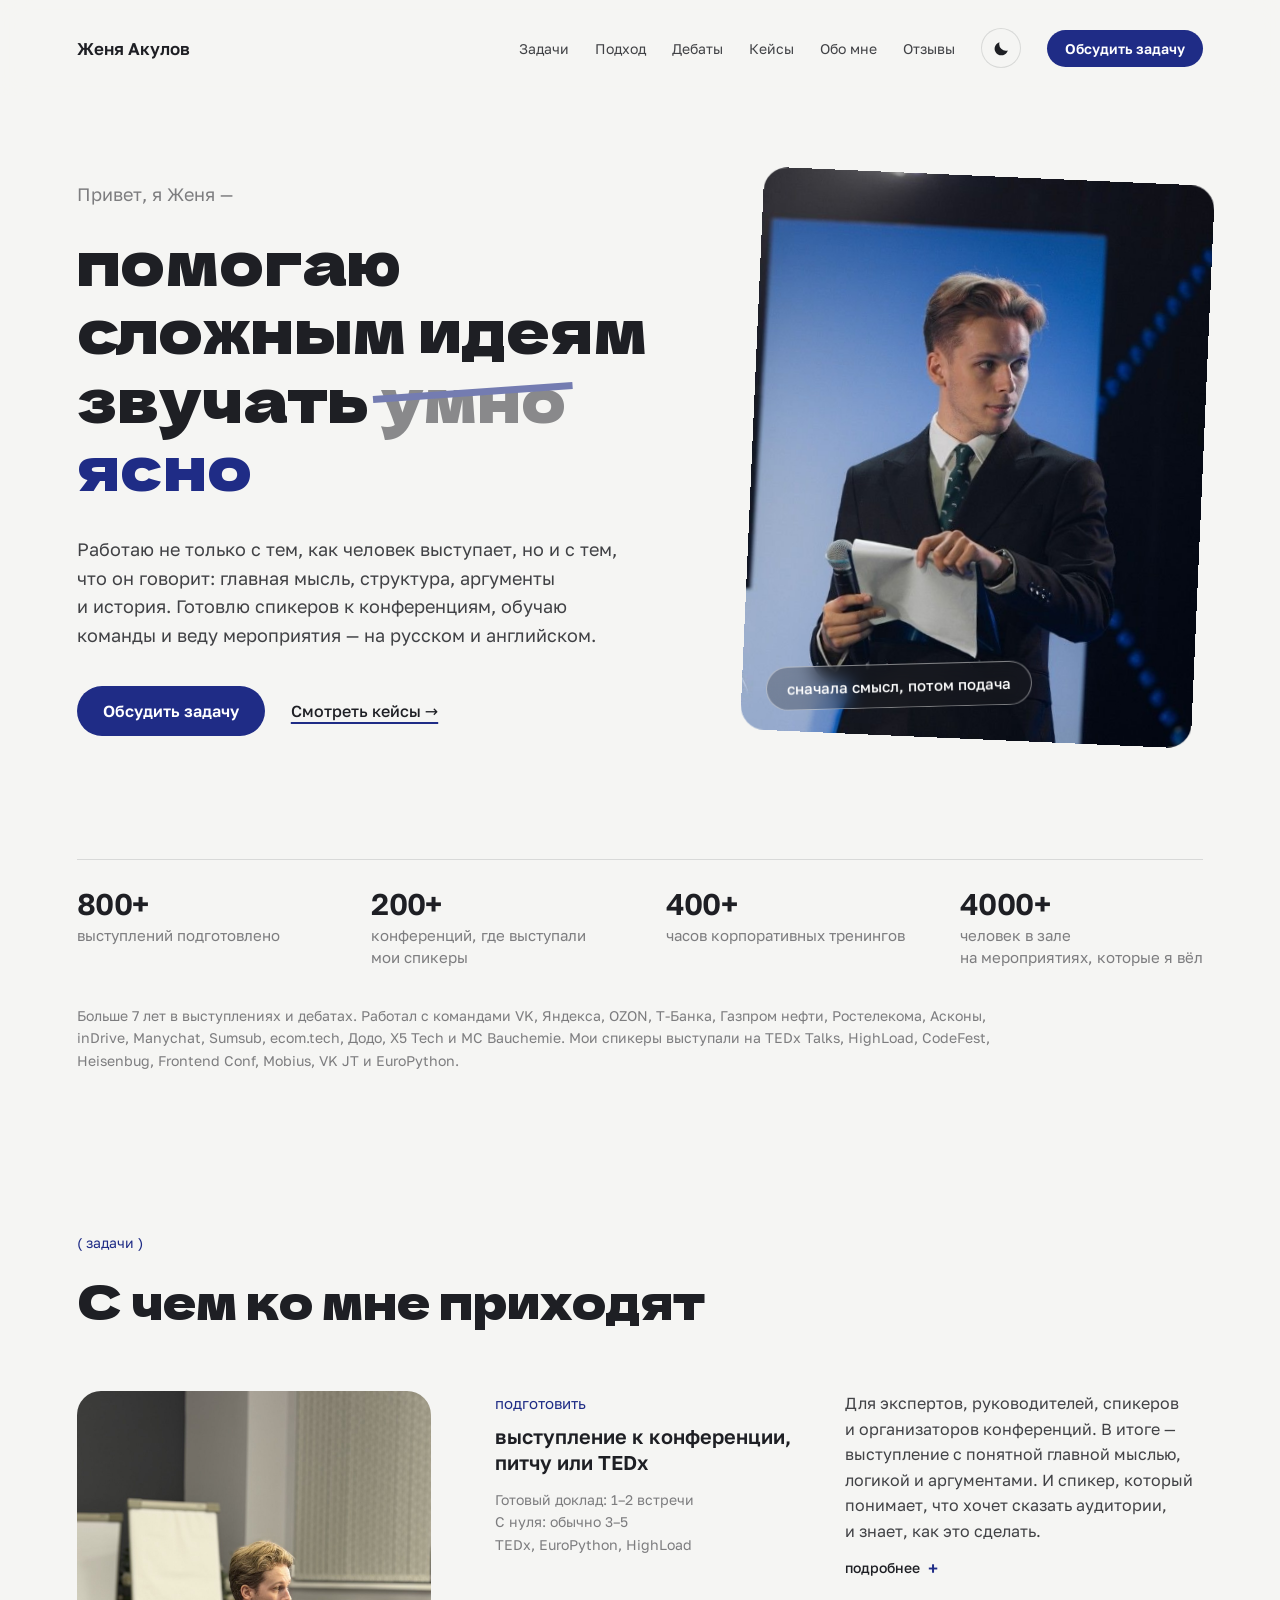
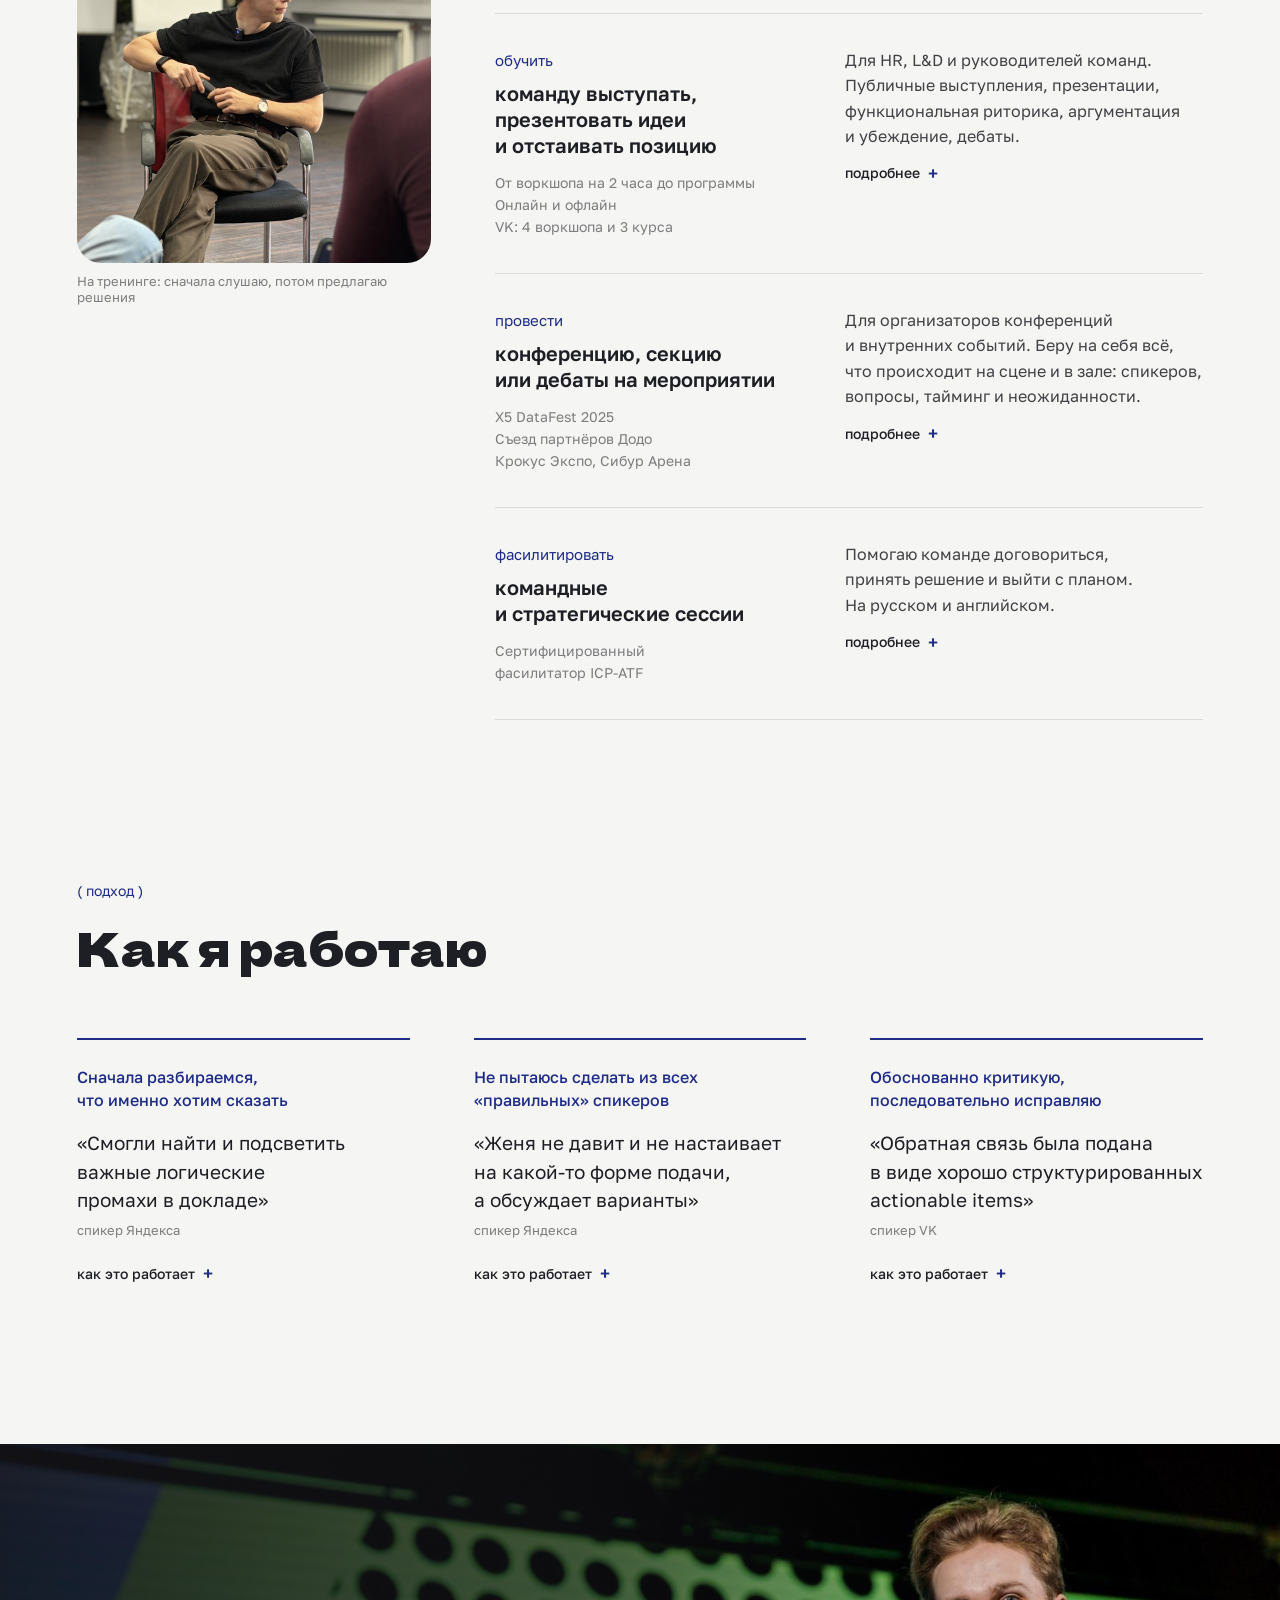
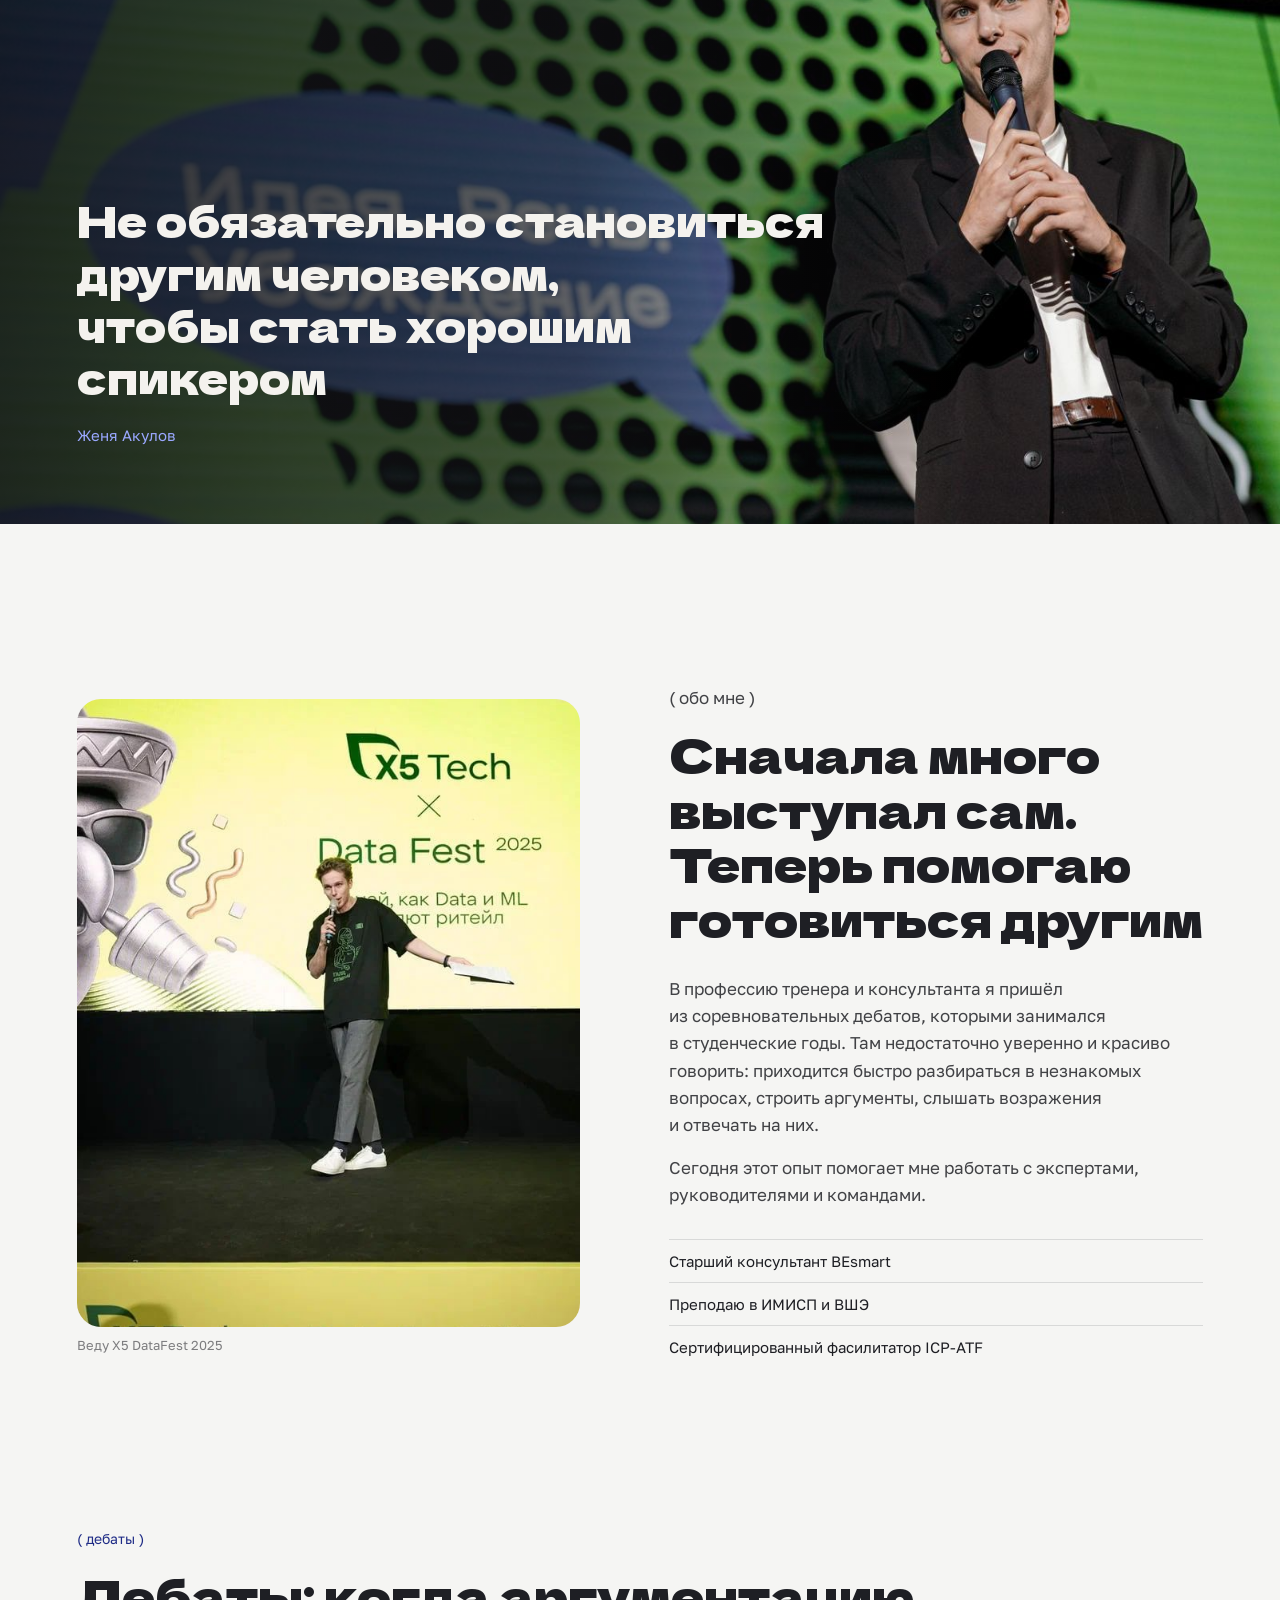
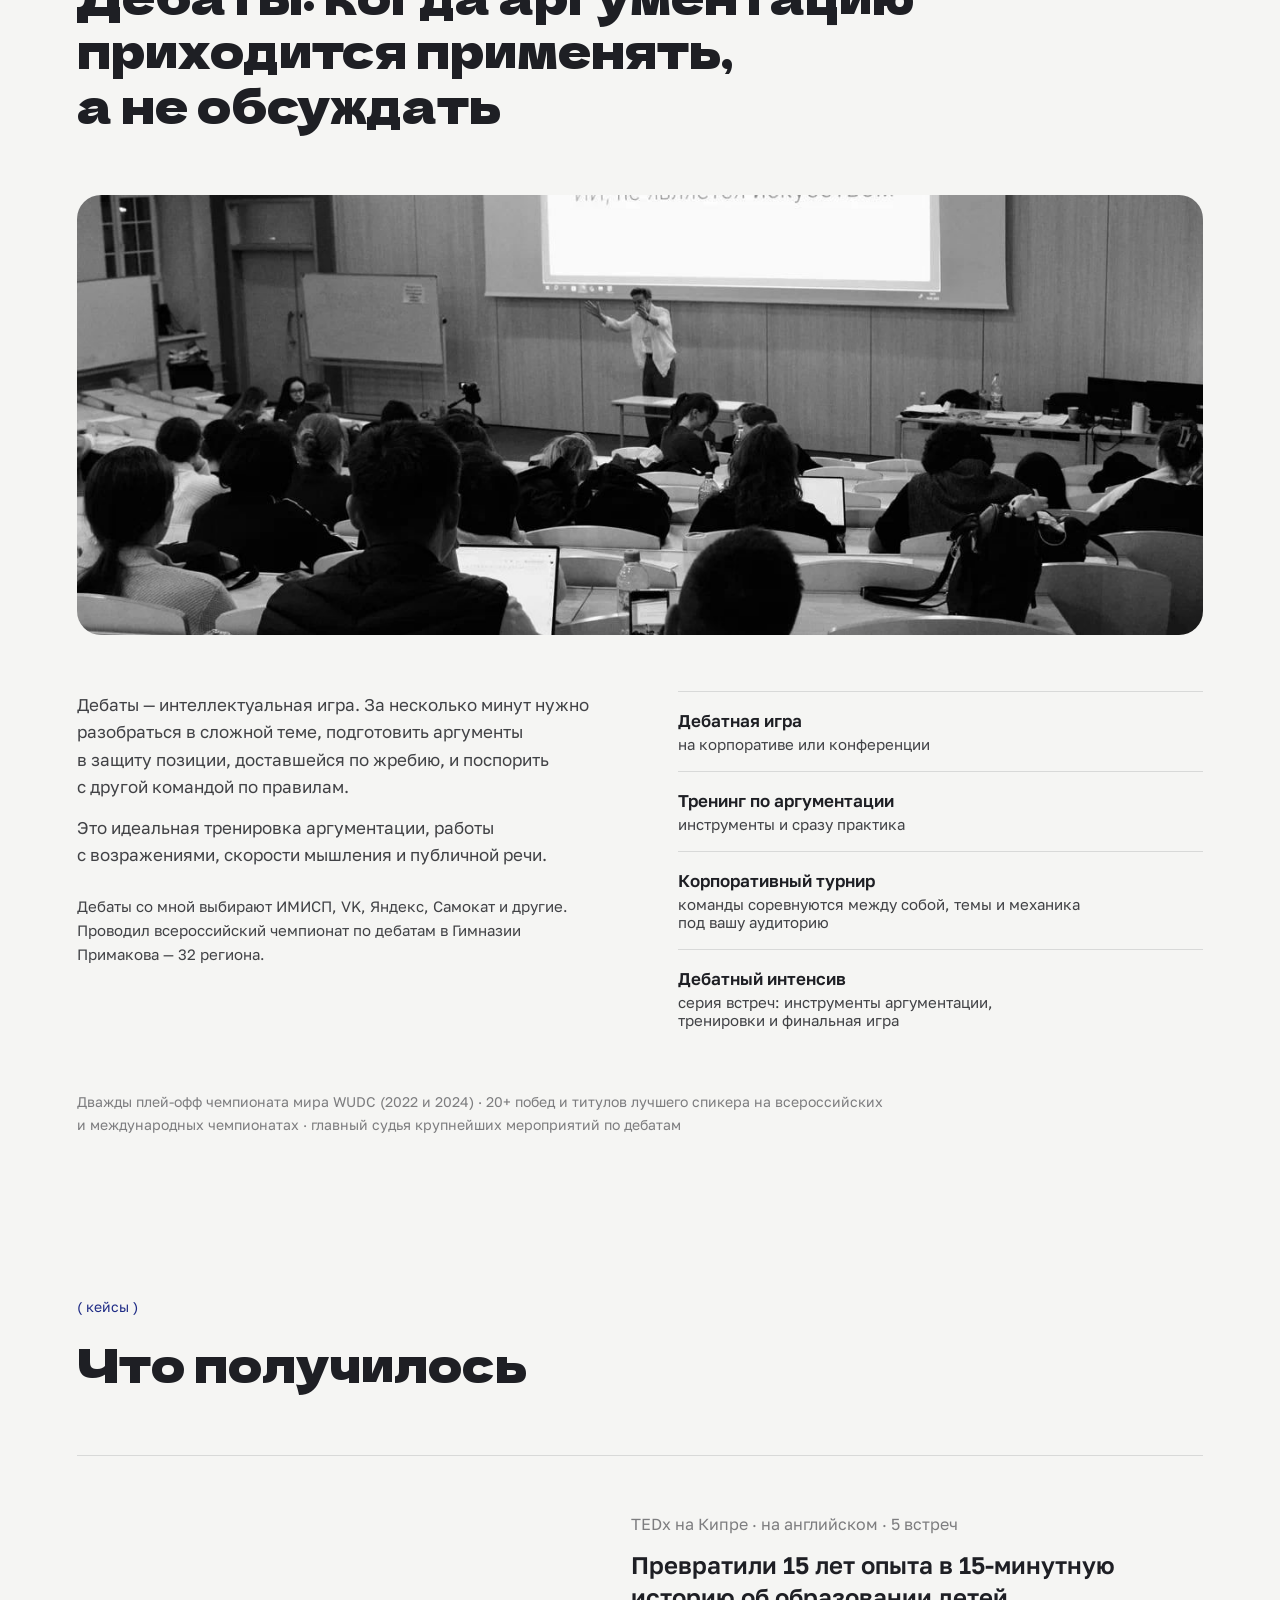
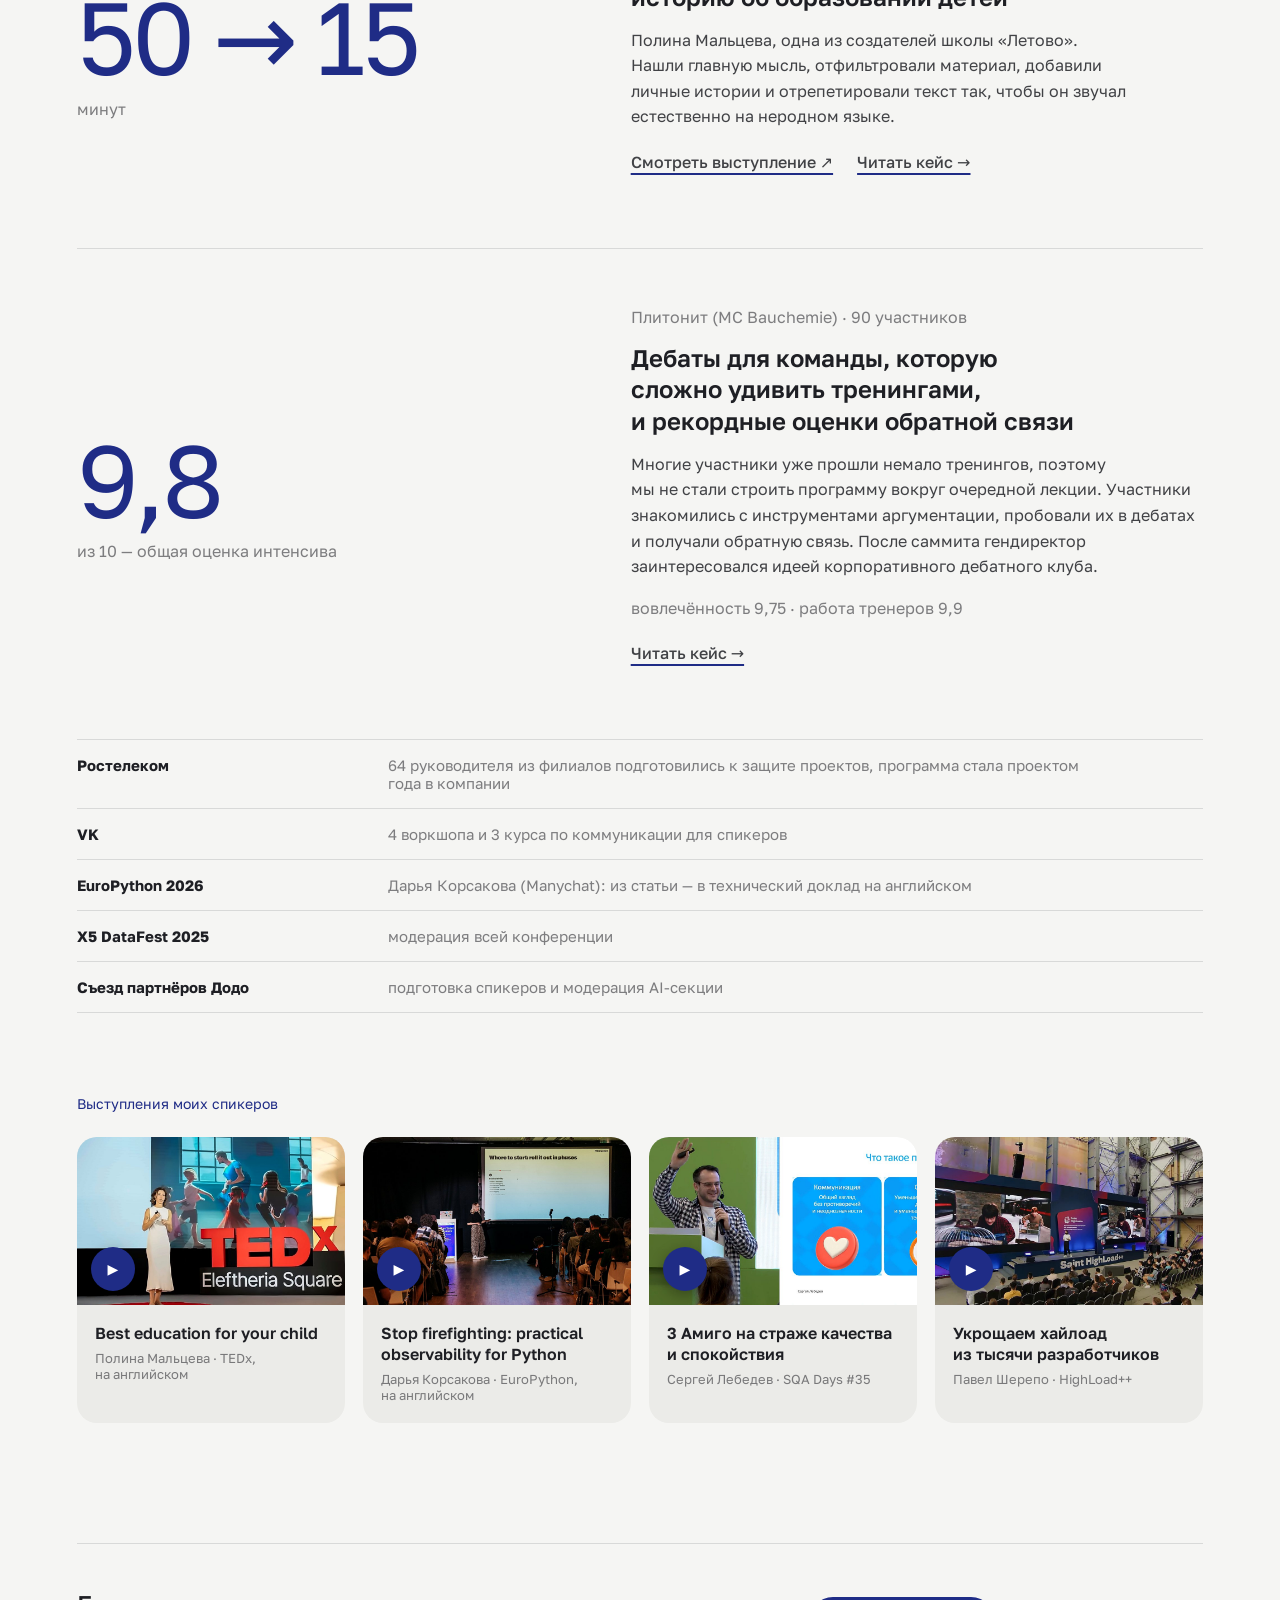
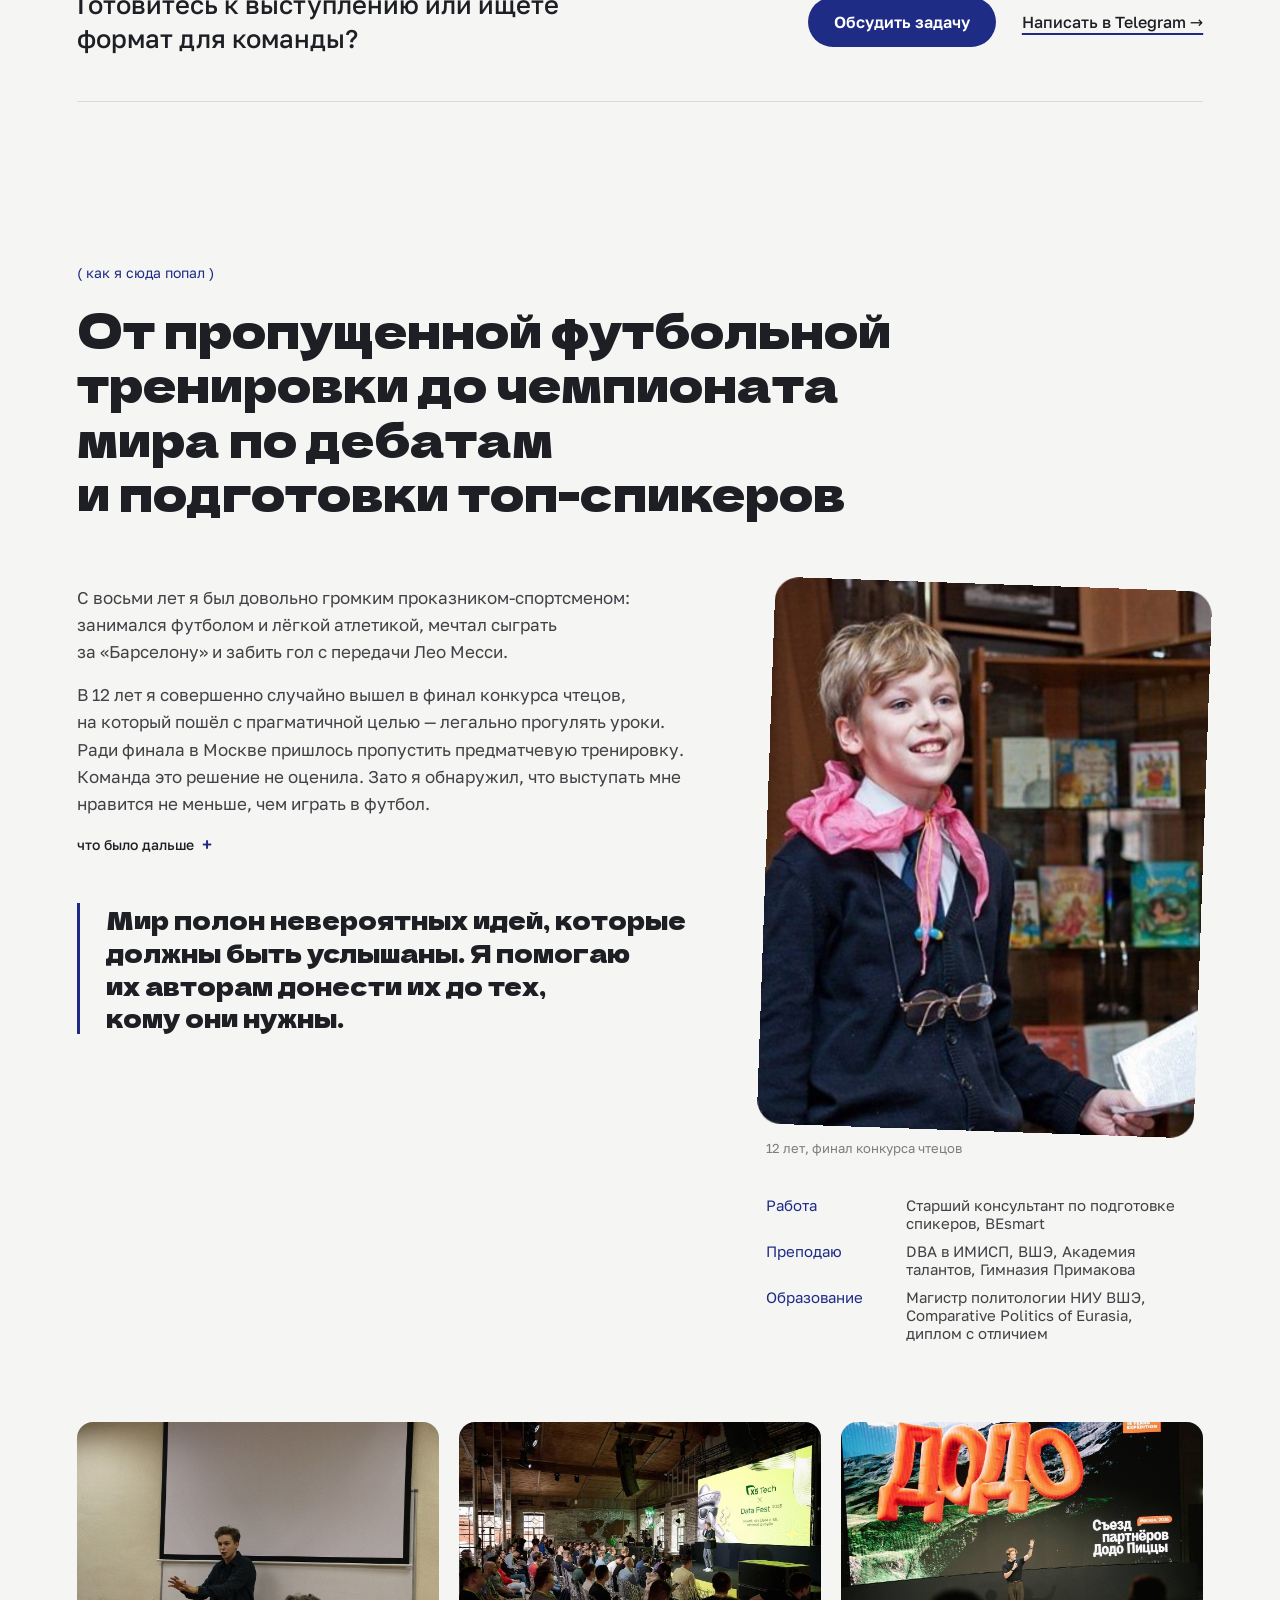
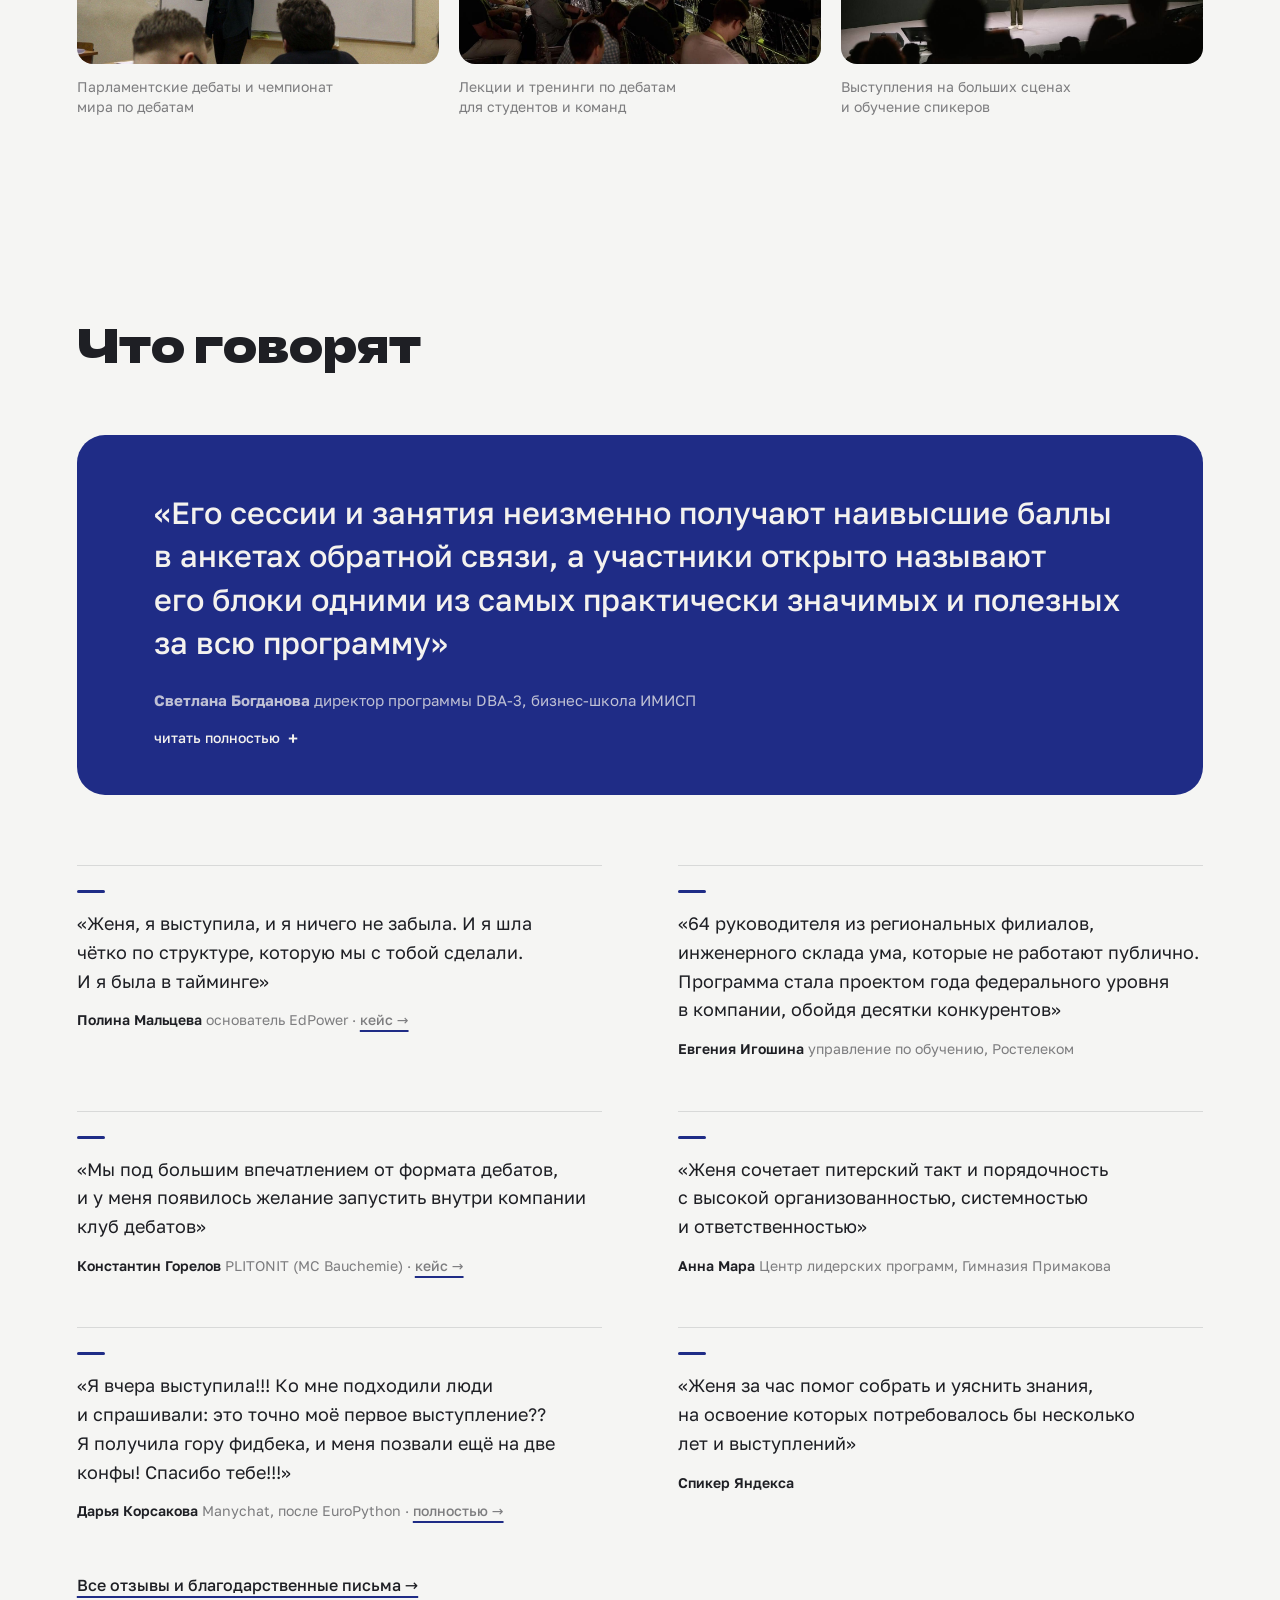
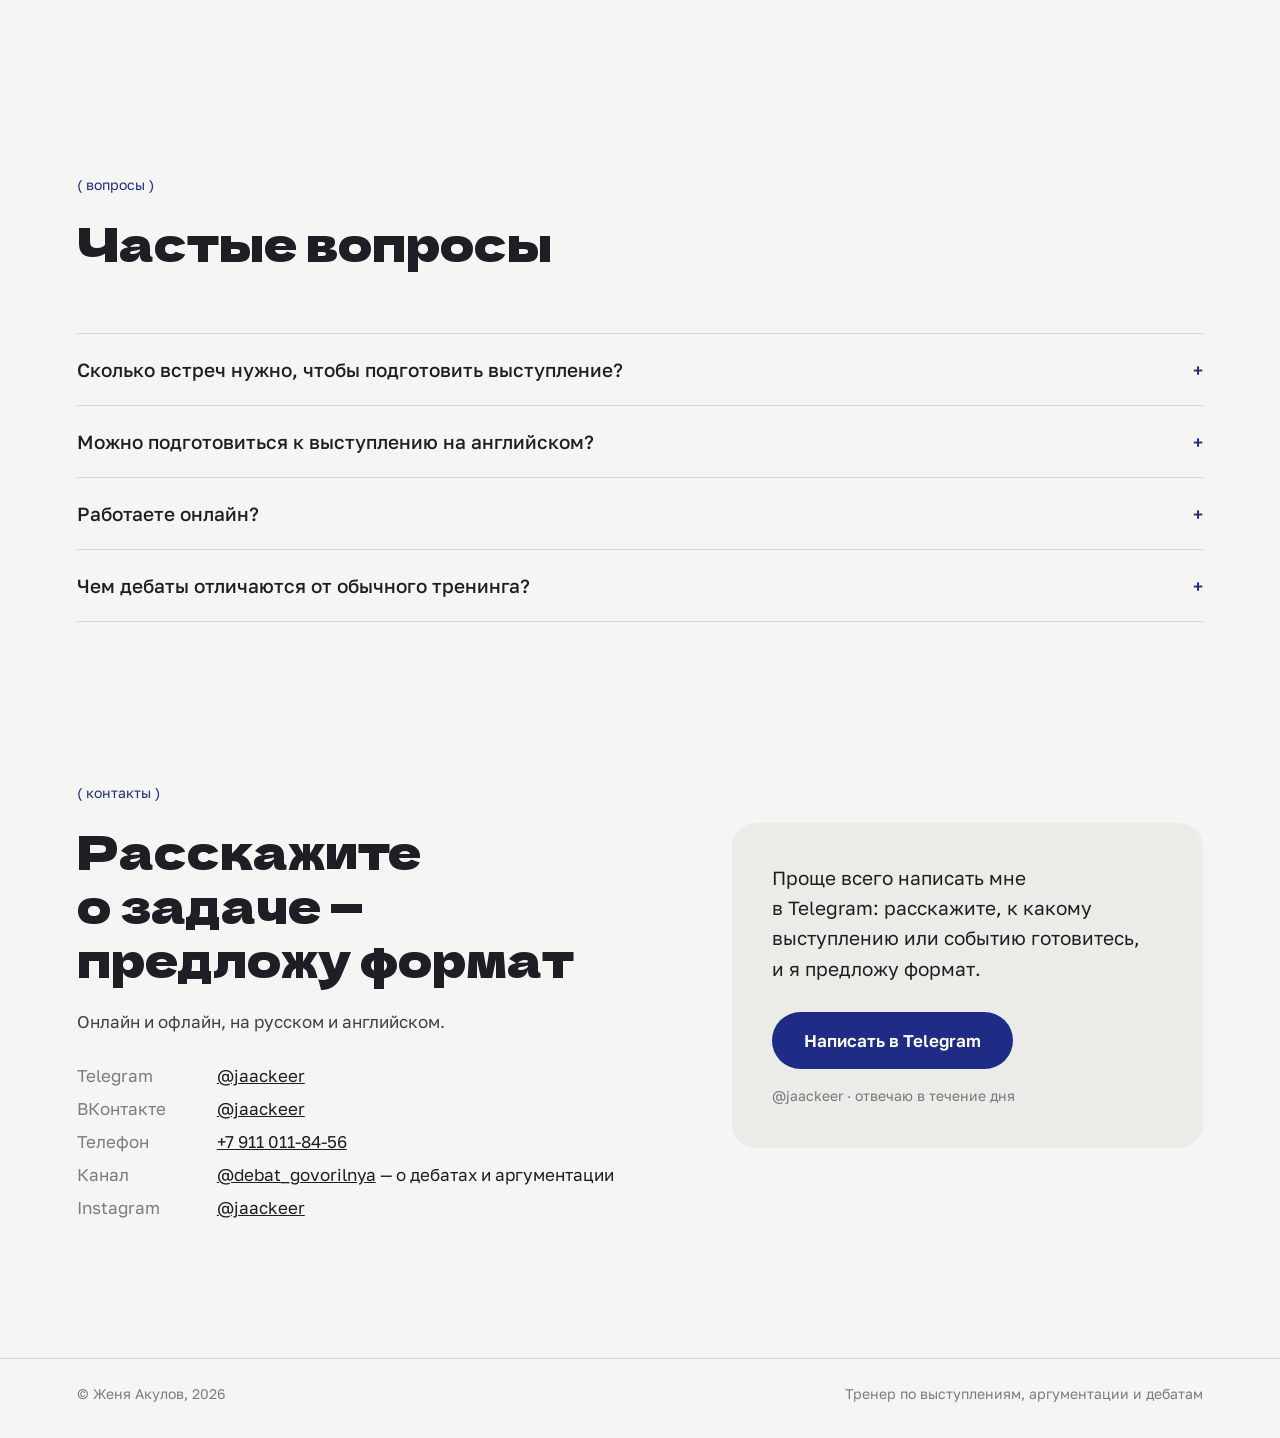
<file: index.html>
<!doctype html><html lang="ru"><head><meta charset="utf-8"><meta name="viewport" content="width=device-width,initial-scale=1"><title>Женя Акулов&nbsp;— тренер по&nbsp;выступлениям, аргументации и&nbsp;дебатам</title><meta name="description" content="Готовлю спикеров к конференциям и TEDx, обучаю команды выступать и аргументировать, веду мероприятия и дебаты. На русском и английском."><meta property="og:type" content="website"><meta property="og:title" content="Женя Акулов — тренер по выступлениям, аргументации и дебатам"><meta property="og:description" content="Готовлю спикеров к конференциям и TEDx, обучаю команды выступать и аргументировать, веду мероприятия и дебаты. На русском и английском."><meta property="og:image" content="https://zhenya-akulov.vercel.app/img/og.jpg"><meta name="twitter:card" content="summary_large_image"><link rel="icon" href="favicon.svg" type="image/svg+xml"><meta name="theme-color" content="#1F2C86"><style>@font-face{font-family:'Golos Text';font-weight:400;font-display:swap;src:url(fonts/golos-text-cyrillic-400-normal.woff2) format('woff2');unicode-range:U+0301,U+0400-045F,U+0490-0491,U+04B0-04B1,U+2116}
@font-face{font-family:'Golos Text';font-weight:400;font-display:swap;src:url(fonts/golos-text-latin-400-normal.woff2) format('woff2');unicode-range:U+0000-00FF,U+0131,U+0152-0153,U+02BB-02BC,U+02C6,U+02DA,U+02DC,U+0304,U+0308,U+0329,U+2000-206F,U+20AC,U+2122,U+2191,U+2193,U+2212,U+2215,U+FEFF,U+FFFD}
@font-face{font-family:'Golos Text';font-weight:500;font-display:swap;src:url(fonts/golos-text-cyrillic-500-normal.woff2) format('woff2');unicode-range:U+0301,U+0400-045F,U+0490-0491,U+04B0-04B1,U+2116}
@font-face{font-family:'Golos Text';font-weight:500;font-display:swap;src:url(fonts/golos-text-latin-500-normal.woff2) format('woff2');unicode-range:U+0000-00FF,U+0131,U+0152-0153,U+02BB-02BC,U+02C6,U+02DA,U+02DC,U+0304,U+0308,U+0329,U+2000-206F,U+20AC,U+2122,U+2191,U+2193,U+2212,U+2215,U+FEFF,U+FFFD}
@font-face{font-family:'Golos Text';font-weight:600;font-display:swap;src:url(fonts/golos-text-cyrillic-600-normal.woff2) format('woff2');unicode-range:U+0301,U+0400-045F,U+0490-0491,U+04B0-04B1,U+2116}
@font-face{font-family:'Golos Text';font-weight:600;font-display:swap;src:url(fonts/golos-text-latin-600-normal.woff2) format('woff2');unicode-range:U+0000-00FF,U+0131,U+0152-0153,U+02BB-02BC,U+02C6,U+02DA,U+02DC,U+0304,U+0308,U+0329,U+2000-206F,U+20AC,U+2122,U+2191,U+2193,U+2212,U+2215,U+FEFF,U+FFFD}
@font-face{font-family:'Golos Text';font-weight:700;font-display:swap;src:url(fonts/golos-text-cyrillic-700-normal.woff2) format('woff2');unicode-range:U+0301,U+0400-045F,U+0490-0491,U+04B0-04B1,U+2116}
@font-face{font-family:'Golos Text';font-weight:700;font-display:swap;src:url(fonts/golos-text-latin-700-normal.woff2) format('woff2');unicode-range:U+0000-00FF,U+0131,U+0152-0153,U+02BB-02BC,U+02C6,U+02DA,U+02DC,U+0304,U+0308,U+0329,U+2000-206F,U+20AC,U+2122,U+2191,U+2193,U+2212,U+2215,U+FEFF,U+FFFD}
@font-face{font-family:'Dela Gothic One';font-weight:400;font-display:swap;src:url(fonts/dela-gothic-one-cyrillic-400-normal.woff2) format('woff2');unicode-range:U+0301,U+0400-045F,U+0490-0491,U+04B0-04B1,U+2116}
@font-face{font-family:'Dela Gothic One';font-weight:400;font-display:swap;src:url(fonts/dela-gothic-one-latin-400-normal.woff2) format('woff2');unicode-range:U+0000-00FF,U+0131,U+0152-0153,U+02BB-02BC,U+02C6,U+02DA,U+02DC,U+0304,U+0308,U+0329,U+2000-206F,U+20AC,U+2122,U+2191,U+2193,U+2212,U+2215,U+FEFF,U+FFFD}
@font-face{font-family:'Gearz';font-weight:700;src:url(fonts/gearz-b.woff2) format('woff2')}
*{box-sizing:border-box}html,body{margin:0}
body{background:transparent;font-family:'Golos Text',system-ui,sans-serif;-webkit-font-smoothing:antialiased}
.page{max-width:1440px;margin:0 auto}
.tool{position:sticky;top:0;z-index:50;display:flex;flex-wrap:wrap;gap:8px 18px;padding:10px 16px;background:rgba(24,24,27,.9);backdrop-filter:blur(10px)}
.tool>div{display:flex;gap:6px}
.tool button{font:500 14px 'Golos Text';border:0;border-radius:99px;padding:8px 14px;background:rgba(255,255,255,.1);color:#eee;cursor:pointer}
.tool button.on{background:#2F43C4;color:#fff}
@media (max-width:700px){.tool{position:static}}

.f-gearz{--disp:'Gearz';--dw:700;--ls:-.01em;--k:1}
.f-dela{--disp:'Dela Gothic One';--dw:400;--ls:-.01em;--k:.88}

.dark{--bg:#232327;--sf:#2D2D32;--ink:#F4F2EE;--mut:rgba(244,242,238,.8);--mut2:rgba(244,242,238,.55);--line:rgba(244,242,238,.13);--acc:#3D52D6;--acct:#9AA8FF;--hl:#1F2C86;--hlt:#F4F2EE;--btn:#2F43C4;--btnt:#FFFFFF}
.light{--bg:#F5F5F3;--sf:#EBEBE8;--ink:#1E1F24;--mut:rgba(30,31,36,.84);--mut2:rgba(30,31,36,.56);--line:rgba(30,31,36,.13);--acc:#1F2C86;--acct:#1F2C86;--hl:#1F2C86;--hlt:#F4F2EE;--btn:#1F2C86;--btnt:#FFFFFF}

.site{container-type:inline-size;background:var(--bg);color:var(--ink);overflow:hidden}
.site a{color:inherit;cursor:pointer}
.site h1,.site h2{font-family:var(--disp);font-weight:var(--dw);letter-spacing:var(--ls)}
.site h3{font:600 20px/1.3 'Golos Text';margin:0}
.site p{line-height:1.6}
img{display:block;max-width:100%}figure{margin:0}figcaption{font-size:13px;color:var(--mut);margin-top:10px}
.btn{display:inline-flex;align-items:center;white-space:nowrap;padding:15px 26px;border-radius:99px;font:600 16px 'Golos Text';text-decoration:none;border:0;cursor:pointer;background:var(--btn);color:var(--btnt)!important}
.btn.sm{padding:10px 18px;font-size:14px}
.lnk,.u{font-weight:500;text-decoration:underline;text-decoration-color:var(--acc);text-decoration-thickness:2px;text-underline-offset:5px}
.row{display:flex;gap:26px;align-items:center;flex-wrap:wrap}
.lbl{font-size:14px;color:var(--acct);margin:0 0 18px}

.nav{display:flex;align-items:center;gap:26px;padding:28px 6cqw}
.nav .logo{font-weight:600;font-size:17px;margin-right:auto}
.nav .links{display:flex;gap:26px;font-size:14px;color:var(--mut)}
.h{display:grid;grid-template-columns:1.3fr 1fr;gap:7cqw;padding:80px 6cqw 120px;align-items:center}
.hi{font-size:18px;color:var(--mut);margin:0 0 18px}
.site h1{font-size:calc(clamp(42px,5.4cqw,80px)*var(--k));line-height:1.04;margin:0 0 36px}
.acc{color:var(--acct)}
.strike{position:relative;color:var(--mut);opacity:.6;white-space:nowrap;margin-right:.15em}
.strike::after{content:'';position:absolute;left:-4%;right:-4%;top:50%;height:.11em;background:var(--acc);transform:rotate(-4deg)}
.lead{font-size:18px;color:var(--mut);max-width:560px;margin:0 0 36px}
.hph{position:relative;transform:rotate(2.5deg)}
.hph img{width:100%;aspect-ratio:4/5;object-fit:cover;object-position:50% 22%;border-radius:24px}
.glass{position:absolute;left:24px;bottom:28px;padding:12px 20px;border-radius:99px;font-size:15px;font-weight:500;color:#fff;background:rgba(35,35,39,.3);border:1px solid rgba(255,255,255,.45);backdrop-filter:blur(10px);-webkit-backdrop-filter:blur(10px);transform:rotate(-4deg)}
.facts{display:grid;grid-template-columns:repeat(4,1fr);gap:4cqw;padding:0 6cqw;border-top:1px solid var(--line);margin:0 6cqw;padding:28px 0 0}
.facts p{margin:0;font-size:15px;color:var(--mut);line-height:1.45}.facts b{display:block;font-size:30px;font-weight:600;color:var(--ink);margin-bottom:4px;letter-spacing:-.02em}
.logos{padding:36px 6cqw 0;margin:0;font-size:14px;color:var(--mut);max-width:1100px}

section{padding:160px 6cqw 0}
section>h2,.ag h2,.cg h2{font-size:calc(clamp(34px,4.2cqw,62px)*var(--k));line-height:1.05;margin:0 0 64px;max-width:1000px}

.trow{display:grid;grid-template-columns:160px 1fr 1.2fr;gap:4cqw;padding:34px 0;border-top:1px solid var(--line)}
.trow:last-child{border-bottom:1px solid var(--line)}
.tk{margin:2px 0 0;font-size:15px;color:var(--acct)}
.tm h3{margin-bottom:14px}.meta{margin:0;font-size:14px;color:var(--mut);line-height:1.6}
.td p{margin:0 0 12px;font-size:16px;color:var(--mut)}
details summary{list-style:none;cursor:pointer;font-size:14px;font-weight:500;color:var(--ink);display:inline-flex;gap:8px;align-items:center}
details summary::-webkit-details-marker{display:none}
details summary::after{content:'+';font-size:18px;transition:transform .2s;color:var(--acct)}
details[open] summary::after{transform:rotate(45deg)}
details p,details ol{font-size:15px;color:var(--mut);line-height:1.6;margin:12px 0 0}details ol{padding-left:18px}

.pcols{display:grid;grid-template-columns:repeat(3,1fr);gap:5cqw}
.pc{border-top:2px solid var(--acc);padding-top:26px}
.pc h3{font-size:21px;margin-bottom:16px}
.pc>p{font-size:16px;color:var(--mut);margin:0 0 14px}
.pc .q{margin:26px 0 0;font-size:15px;font-style:italic;color:var(--ink)}.pc .q span{display:block;font-style:normal;font-size:13px;color:var(--mut);margin-top:6px}

.ag{display:grid;grid-template-columns:1.1fr 1fr;gap:7cqw;align-items:center}
.ag .big img{width:100%;aspect-ratio:4/5;object-fit:cover;border-radius:24px}
.ag h2{margin-bottom:30px}
.ag p{font-size:17px;color:var(--mut);margin:0 0 16px;max-width:560px}
.dash{list-style:none;padding:0;margin:30px 0 0}.dash li{padding:12px 0;border-top:1px solid var(--line);font-size:15px}

.wide img{width:100%;height:440px;object-fit:cover;border-radius:24px}
.dg{display:grid;grid-template-columns:1fr 1fr;gap:6cqw;margin-top:56px}
.dg p{font-size:17px;color:var(--mut);margin:0 0 14px}
.dg .small{font-size:15px;margin-top:26px}
.fl{margin:0}.fl dt{font-weight:600;font-size:17px;padding-top:18px;border-top:1px solid var(--line)}.fl dd{margin:4px 0 18px;color:var(--mut);font-size:15px}
.cred2{margin:44px 0 0;font-size:14px;color:var(--mut);max-width:900px}

.cases article{display:grid;grid-template-columns:1fr 1.2fr;gap:6cqw;align-items:center;padding:56px 0;border-top:1px solid var(--line)}
.cases .num{margin:0;font-size:clamp(64px,8cqw,124px);font-weight:400;line-height:.9;letter-spacing:-.04em;color:var(--acct)}.num small{display:block;font-size:16px;letter-spacing:0;color:var(--mut);margin-top:12px}
.tag{font-size:13px;color:var(--mut);margin:0 0 12px}
.cases h3{font-size:24px;line-height:1.25;margin-bottom:16px}
.cases article p{font-size:16px;color:var(--mut)}
.c2 img{width:100%;aspect-ratio:4/3;object-fit:cover;border-radius:24px}
.cases .score{font-size:30px;font-weight:600;color:var(--ink)!important;margin:18px 0 0}.score span{display:block;font-size:14px;font-weight:400;color:var(--mut)}
.row2{display:flex;gap:24px;margin-top:20px}
.mini{list-style:none;padding:0;margin:0;border-top:1px solid var(--line)}
.mini li{display:grid;grid-template-columns:260px 1fr;gap:4cqw;padding:16px 0;border-bottom:1px solid var(--line);font-size:15px}.mini span{color:var(--mut)}

.sg{display:grid;grid-template-columns:.8fr 1.3fr;gap:6cqw;align-items:start}
.sg img{width:100%;aspect-ratio:4/5;object-fit:cover;border-radius:24px;transform:rotate(-2deg)}
.sg p{font-size:17px;color:var(--mut);margin:0 0 16px}
.edu{display:grid;grid-template-columns:120px 1fr;gap:10px 20px;margin:34px 0 0;font-size:15px}.edu dt{color:var(--acct)}.edu dd{margin:0;color:var(--mut)}
.tl{list-style:none;padding:0;margin:80px 0 0;display:grid;grid-template-columns:repeat(4,1fr);gap:20px}
.tl img{width:100%;aspect-ratio:3/2;object-fit:cover;border-radius:16px;margin-bottom:12px}.tl span{font-size:14px;color:var(--mut)}

.bq{margin:0 0 70px;padding:56px 6cqw 46px;border-radius:28px;background:var(--hl);color:var(--hlt)}
.bq>p{font-size:clamp(22px,2.4cqw,32px);line-height:1.35;margin:0 0 26px;font-weight:500;max-width:1000px}
.bq footer{font-size:15px;opacity:.75;margin-bottom:18px}.bq summary{color:var(--hlt)}.bq summary::after{color:var(--hlt)}.bq details p{color:var(--hlt);opacity:.8;max-width:900px}
.sqs{display:grid;grid-template-columns:1fr 1fr;gap:50px 6cqw;margin-bottom:50px}
.sq p{margin:0;font-size:18px;line-height:1.55}.sq .w{font-size:14px;color:var(--mut);margin-top:12px}.sq .w b{color:var(--ink);font-weight:600}

.qs details{display:block;border-top:1px solid var(--line);padding:24px 0}.qs details:last-child{border-bottom:1px solid var(--line)}
.qs summary{font-size:19px;display:flex;justify-content:space-between;width:100%}.qs details p{font-size:16px;max-width:760px}
.contact{padding-bottom:140px}
.cg{display:grid;grid-template-columns:1.2fr 1fr;gap:7cqw}
.cg h2{margin-bottom:22px}.cg p{font-size:17px;color:var(--mut);margin:0 0 30px}
.cl{display:grid;grid-template-columns:120px 1fr;gap:12px 20px;margin:0;font-size:17px}.cl dt{color:var(--mut)}.cl dd{margin:0}
form{display:flex;flex-direction:column;gap:6px;padding-top:6px}
form input,form textarea{font:17px 'Golos Text';padding:16px 0;border:0;border-bottom:1px solid var(--line);background:transparent;color:var(--ink);outline:0}
form input::placeholder,form textarea::placeholder{color:var(--mut)}
form .btn{margin-top:26px;align-self:flex-start}form small{font-size:12px;color:var(--mut);margin-top:12px}
.foot{display:flex;justify-content:space-between;flex-wrap:wrap;gap:8px;padding:26px 6cqw 36px;font-size:14px;color:var(--mut);border-top:1px solid var(--line)}

@container (max-width:760px){
 .nav{padding:18px 20px}.nav .links{display:none}
 .h,.ag,.dg,.cases article,.sg,.cg,.pcols,.sqs{grid-template-columns:1fr}
 .h{padding:30px 20px 70px;gap:44px}.hph{transform:rotate(1.5deg);margin:0 6px}
 .facts{grid-template-columns:1fr 1fr;margin:0 20px;gap:22px}.logos{padding:28px 20px 0}
 section{padding:100px 20px 0}section>h2,.ag h2,.cg h2{margin-bottom:40px}
 .trow{grid-template-columns:1fr;gap:10px}
 .mini li{grid-template-columns:1fr;gap:4px}
 .wide img{height:240px}.tl{grid-template-columns:1fr 1fr}
 .bq{padding:36px 22px}.contact{padding-bottom:80px}.foot{padding:22px 20px}
 .cases article{gap:26px}
}

figcaption,.meta,.tag,.facts p,.logos,.mini span,.sq .w,.foot,.cred2,.tl span,.pc .q span,form small,.cl dt,.hi,.num small{color:var(--mut2)!important}
.facts b,.sq .w b{color:var(--ink)!important}
.sg{grid-template-columns:1.4fr 1fr}
.bigq{position:relative;margin-top:160px;height:680px;overflow:hidden}
.bigq img{width:100%;height:100%;object-fit:cover;object-position:80% 30%}
.bigq::after{content:'';position:absolute;inset:0;background:linear-gradient(90deg,rgba(20,20,24,.88) 0%,rgba(20,20,24,.6) 45%,rgba(20,20,24,0) 75%)}
.bigq blockquote{position:absolute;z-index:2;left:6cqw;bottom:80px;margin:0;max-width:640px;color:#F4F2EE;font-family:var(--disp);font-weight:var(--dw);letter-spacing:var(--ls);font-size:calc(clamp(30px,3.8cqw,56px)*var(--k));line-height:1.08}
.bigq blockquote span{display:block;font:400 15px 'Golos Text';letter-spacing:0;color:#9AA8FF;margin-top:24px}
.mid{margin:120px 6cqw 0;padding:44px 0;border-top:1px solid var(--line);border-bottom:1px solid var(--line);display:flex;justify-content:space-between;align-items:center;gap:30px;flex-wrap:wrap}
.mid p{margin:0;font-size:clamp(20px,2cqw,26px);font-weight:500;max-width:560px;line-height:1.35}
.cases .c2{grid-template-columns:1fr 1.2fr}
@container (max-width:760px){.bigq{height:520px;margin-top:100px}.bigq img{object-position:78% 30%}.bigq::after{background:linear-gradient(0deg,rgba(20,20,24,.92) 0%,rgba(20,20,24,.5) 55%,rgba(20,20,24,0) 85%)}.bigq blockquote{left:20px;right:20px;bottom:40px}.mid{margin:80px 20px 0}.sg{grid-template-columns:1fr}}

.tg{display:grid;grid-template-columns:.8fr 1.6fr;gap:5cqw;align-items:start}
.tph{position:sticky;top:80px}.tph img{width:100%;aspect-ratio:3/4;object-fit:cover;object-position:60% 50%;border-radius:24px}
.rows .trow{grid-template-columns:1fr 1.15fr;gap:3cqw}
.rows .trow:first-child{border-top:0;padding-top:0}
.tm .tk{margin:0 0 8px}
.pc .q{margin:0 0 22px!important;font-size:19px!important;line-height:1.45;font-style:normal!important;color:var(--ink)}
.pc .q span{font-size:13px}
.pc h3{font-size:16px!important;font-weight:500!important;color:var(--acct);margin-bottom:18px}
.sbig img{width:100%;aspect-ratio:4/5;object-fit:cover;border-radius:24px;transform:rotate(2deg)}
.sbig{margin-bottom:40px}
.tl{grid-template-columns:repeat(3,1fr)}
@container (max-width:760px){.tg{grid-template-columns:1fr}.tph{position:static}.tph img{aspect-ratio:4/3}.rows .trow{grid-template-columns:1fr}.tl{grid-template-columns:1fr 1fr}}

.mq2{margin:44px 0 0;padding-left:22px;border-left:3px solid var(--acc);font-family:var(--disp);font-weight:var(--dw);letter-spacing:var(--ls);font-size:calc(clamp(22px,2.2cqw,30px)*var(--k));line-height:1.2;color:var(--ink);max-width:620px}
.tph img{object-position:58% 50%}

.nav a.logo{text-decoration:none;font-weight:600;font-size:17px;margin-right:auto}
.nav .links a{text-decoration:none}
.nav .links a:hover{color:var(--ink)}
.theme{font:500 13px 'Golos Text';color:var(--ink);background:transparent;border:0;box-shadow:inset 0 0 0 1px var(--line);border-radius:99px;padding:9px 14px 9px 34px;cursor:pointer;position:relative;white-space:nowrap}
.theme::before{content:'';position:absolute;left:12px;top:50%;width:14px;height:14px;margin-top:-7px;border-radius:50%;background:linear-gradient(90deg,var(--ink) 50%,transparent 50%);box-shadow:inset 0 0 0 1.5px var(--ink)}
.light .tt-l,.dark .tt-d{display:none}
.site{transition:background-color .35s,color .35s}
.rv-in{opacity:0;transform:translateY(22px);transition:opacity .7s ease,transform .7s cubic-bezier(.2,.7,.2,1)}
.rv-in.on{opacity:1;transform:none}
.strike.draw::after{transform-origin:left center;animation:strk .7s .5s cubic-bezier(.6,0,.2,1) both}
@keyframes strk{from{transform:rotate(-4deg) scaleX(0)}to{transform:rotate(-4deg) scaleX(1)}}
.lnk,.u,.btn{transition:opacity .2s,transform .2s}.btn:hover{transform:translateY(-1px)}
.vids{margin-top:80px}.vlab{font-size:14px;color:var(--acct);margin:0 0 22px}
.vg{display:grid;grid-template-columns:repeat(4,1fr);gap:18px}
.vc{display:flex;flex-direction:column;gap:8px;padding:22px;border-radius:20px;background:var(--sf);text-decoration:none;min-height:190px}
.vc .pl{width:44px;height:44px;border-radius:50%;display:grid;place-items:center;background:var(--btn);color:var(--btnt);font-size:14px;margin-bottom:auto}
.vc b{font-size:16px;font-weight:600;line-height:1.3;margin-top:22px}.vc>span:last-child{font-size:13px;color:var(--mut2)}
.vc:hover{transform:translateY(-2px)}.vc{transition:transform .2s}
@container (max-width:760px){.theme{padding:8px 10px 8px 30px;font-size:12px}.vg{grid-template-columns:1fr 1fr}.nav{gap:10px}.nav .btn.sm{display:none}}
.nw{white-space:nowrap}

/* ===== typography pass ===== */
.f-dela{--ls:0em}
.site h1,.site h2,.site h3{text-wrap:balance}
.site p,.site dd,.site li,.site blockquote{text-wrap:pretty}
.site h1{line-height:1.12}
section>h2,.ag h2,.cg h2,.phead h1,.pcta h2{line-height:1.15}
.site .mq2{max-width:880px;font-size:calc(clamp(22px,2.1cqw,29px)*var(--k));line-height:1.32;padding-left:26px}
.sg>div:first-child{min-width:0}
.bigq blockquote{max-width:780px;line-height:1.22}
.kor{max-width:none}
.kor blockquote{max-width:1000px;line-height:1.28}
.kor p{max-width:860px;line-height:1.6}
.bq>p{line-height:1.42}
.cases .num{line-height:1}
.lead{line-height:1.6}
.sq p{line-height:1.6}
.pc .q{line-height:1.5}
.pc h3{line-height:1.4}
.trow h3,.cases h3,.crow h3,.steps h3{line-height:1.3}
.facts b{line-height:1.1}
.site h1{text-wrap:wrap}
.site .mq2.wide2{max-width:1000px;margin:90px 0 0;font-size:calc(clamp(24px,2.6cqw,36px)*var(--k));line-height:1.3}
.site .mq2.wide2{max-width:none;font-size:calc(clamp(24px,2.9cqw,40px)*var(--k))}
.site .mq2.col{max-width:none;margin:48px 0 0;font-size:calc(clamp(22px,2.2cqw,30px)*var(--k));line-height:1.32}
@container (max-width:760px){section>h2,.ag h2,.cg h2,.pcta h2{font-size:calc(27px*var(--k))}.site h1,.site h2{hyphens:auto;-webkit-hyphens:auto}}
@container (max-width:760px){section>h2.hl2{font-size:min(calc(27px*var(--k)),6.6cqw);white-space:normal}}
@container (max-width:760px){section>h2.hl2{font-size:min(calc(27px*var(--k)),6.2cqw)}section>h2.hl2 span{display:block}}
.tgbox{padding:40px;border-radius:24px;background:var(--sf);align-self:start}
.tgq{font-size:19px!important;line-height:1.5;color:var(--ink)!important;margin:0 0 28px!important}
.btn.big{padding:18px 32px;font-size:17px}
.tgs{font-size:14px!important;color:var(--mut2)!important;margin:16px 0 0!important}
@container (max-width:760px){.tgbox{padding:26px}}

/* ===== round 2: theme icon + mobile rhythm ===== */
.site .theme{width:40px;height:40px;padding:0;display:grid;place-items:center;flex:none;border-radius:50%;box-shadow:inset 0 0 0 1px var(--line);transition:box-shadow .2s,transform .3s}
.site .theme::before{content:none}
.site .theme:hover{box-shadow:inset 0 0 0 1.5px var(--ink);transform:rotate(-15deg)}
.theme svg{width:19px;height:19px;fill:none;stroke:var(--ink);stroke-width:1.8;stroke-linecap:round;stroke-linejoin:round}
.theme .ic-moon{fill:var(--ink);stroke:none}
.light .ic-sun{display:none}.dark .ic-moon{display:none}
.site h1,.site h2{hyphens:manual!important;-webkit-hyphens:manual!important}
@container (max-width:760px){
 .site h1{font-size:calc(34px*var(--k))}
 .cases article,.cases .c2{grid-template-columns:1fr!important}
 .ag figure{order:2}.ag .big img{aspect-ratio:4/3}
 .sbig img{aspect-ratio:4/3;transform:rotate(-1.5deg)}
 .tl{display:flex!important;overflow-x:auto;scroll-snap-type:x mandatory;gap:12px;margin-right:-20px;padding-right:20px;scrollbar-width:none}
 .tl::-webkit-scrollbar{display:none}
 .tl li{flex:0 0 72%;scroll-snap-align:start}
 .tph img{aspect-ratio:16/10}
 .site .theme{width:38px;height:38px}
}
/* mobile trims */
.more-m>summary{display:none}
.tph img{object-position:50% 40%}
@container (max-width:760px){
 .more-m>summary{display:flex;padding:18px 0;border-top:1px solid var(--line);font-size:16px;justify-content:space-between;width:100%}
 .sqs .sq:nth-child(n+4){display:none}
 .vg{display:flex!important;overflow-x:auto;scroll-snap-type:x mandatory;margin-right:-20px;padding-right:20px;scrollbar-width:none}
 .vg::-webkit-scrollbar{display:none}
 .vc{flex:0 0 64%;scroll-snap-align:start;min-height:160px}
 .tph img{aspect-ratio:4/5}
}
@container (max-width:760px){.tph img{aspect-ratio:1/1}}
/* reviews separation */
.sq{padding-top:24px;border-top:1px solid var(--line)}
.sq p:first-child::before{content:'';display:block;width:28px;height:3px;background:var(--acc);margin-bottom:16px;border-radius:2px}
.sq .w{margin-top:14px!important}
/* mobile type scale -1 step */
@container (max-width:760px){
 .site p,.site li,.site dd,.site dt{font-size:15px}
 .lead,.ag p,.sg p,.dg p,.appr p,.td p,.crow p,.cases article p,.kor p,.two p{font-size:15px!important;line-height:1.6}
 .sq p{font-size:15.5px!important;line-height:1.55}
 .sq .w,.meta,.tag,.facts p,.logos,.mini span,figcaption,.cred2,.tl span,.edu,.cl,.vc>span:last-child,.cm span,.lk,.ls{font-size:13px!important}
 .sqs{gap:34px!important}
 .pc .q{font-size:16px!important}
 .bq>p{font-size:18px!important}
 .site h3,.trow h3,.cases h3,.crow h3,.steps h3{font-size:17px!important}
 .facts b{font-size:24px}
 .qs summary{font-size:16px!important}
 .cl{font-size:15px!important}
 .tgq{font-size:16px!important}
 .mid p{font-size:18px!important}
 .site .mq2,.site .mq2.col{font-size:calc(19px*var(--k))!important}
 .bigq blockquote{font-size:calc(24px*var(--k))!important}
 .kor blockquote{font-size:calc(21px*var(--k))!important}
 .lq,.aqt,.cm p{font-size:15px!important}
 .big{font-size:19px!important}
 .num,.cases .num{font-size:52px!important}
 .bign b{font-size:46px!important}
}
@container (max-width:760px){section>h2,.ag h2,.cg h2,.pcta h2,.sg h2{font-size:min(calc(25px*var(--k)),7.2cqw)}.site h1{font-size:min(calc(32px*var(--k)),9cqw)}}
/* video thumbs */
.site .vc{padding:0;overflow:hidden;min-height:0;gap:6px}
.vth{position:relative;display:block;aspect-ratio:16/10;overflow:hidden;margin-bottom:6px}
.vth img{width:100%;height:100%;object-fit:cover;transition:transform .4s}
.vc:hover .vth img{transform:scale(1.04)}
.vth .pl{position:absolute;left:14px;bottom:14px;margin:0!important;box-shadow:0 4px 14px rgba(0,0,0,.3)}
.site .vc b{margin:6px 18px 0}.site .vc>span:last-child{margin:0 18px 20px}
@container (max-width:760px){.site .vc{flex:0 0 78%}}
/* sticky nav + burger */
.site{overflow:clip}
.nav{position:sticky;top:0;z-index:40;background:color-mix(in srgb,var(--bg) 86%,transparent);-webkit-backdrop-filter:blur(14px);backdrop-filter:blur(14px);transition:box-shadow .25s,padding .25s}
.nav.scrolled{box-shadow:0 1px 0 var(--line);padding-top:14px;padding-bottom:14px}
section,[id]{scroll-margin-top:84px}
html{scroll-behavior:smooth}
.burger{display:none;width:38px;height:38px;border:0;border-radius:50%;background:transparent;box-shadow:inset 0 0 0 1px var(--line);cursor:pointer;flex:none;place-items:center;align-content:center;gap:5px;padding:0}
.burger span{display:block;width:16px;height:1.8px;background:var(--ink);border-radius:2px;transition:transform .25s}
.nav.open .burger span:first-child{transform:translateY(3.4px) rotate(45deg)}
.nav.open .burger span:last-child{transform:translateY(-3.4px) rotate(-45deg)}
@container (max-width:760px){
 .burger{display:grid;margin-left:auto}
 .nav .logo{margin-right:0}
 .nav .links{display:flex!important;position:absolute;left:0;right:0;top:100%;flex-direction:column;gap:0;padding:6px 20px 18px;background:var(--bg);box-shadow:0 1px 0 var(--line),0 18px 30px rgba(0,0,0,.08);opacity:0;visibility:hidden;transform:translateY(-6px);transition:opacity .2s,transform .2s,visibility .2s}
 .nav.open .links{opacity:1;visibility:visible;transform:none}
 .nav .links a{font-size:18px;padding:12px 0;border-bottom:1px solid var(--line);color:var(--ink)}
 .nav .links a:last-child{border-bottom:0}
}
</style></head><body><div class="page"><div class="site light f-dela"><nav class="nav"><a class="logo" href="index.html">Женя Акулов</a><span class="links"><a href="#tasks">Задачи</a><a href="#approach">Подход</a><a href="#debates">Дебаты</a><a href="#cases">Кейсы</a><a href="#about">Обо&nbsp;мне</a><a href="#reviews">Отзывы</a></span><button class="burger" type="button" aria-label="Меню" aria-expanded="false"><span></span><span></span></button><button class="theme" type="button" aria-label="Сменить тему" title="Сменить тему"><svg class="ic-sun" viewBox="0 0 24 24" aria-hidden="true"><circle cx="12" cy="12" r="4.2"/><path d="M12 2.5v2.6M12 18.9v2.6M2.5 12h2.6M18.9 12h2.6M5.3 5.3l1.8 1.8M16.9 16.9l1.8 1.8M5.3 18.7l1.8-1.8M16.9 7.1l1.8-1.8"/></svg><svg class="ic-moon" viewBox="0 0 24 24" aria-hidden="true"><path d="M20 14.5A8.5 8.5 0 0 1 9.5 4a8.5 8.5 0 1 0 10.5 10.5z"/></svg></button><a class="btn sm" href="#contact">Обсудить задачу</a></nav><header class="hero">
<div class="h"><div><p class="hi">Привет, я&nbsp;Женя&nbsp;—</p>
<h1>помогаю сложным идеям звучать <span class="strike">умно</span> <span class="acc">ясно</span></h1>
<p class="lead">Работаю не&nbsp;только с&nbsp;тем, как&nbsp;человек выступает, но&nbsp;и&nbsp;с&nbsp;тем, что&nbsp;он&nbsp;говорит: главная мысль, структура, аргументы и&nbsp;история. Готовлю спикеров к&nbsp;конференциям, обучаю команды и&nbsp;веду мероприятия&nbsp;— на&nbsp;русском и&nbsp;английском.</p>
<div class="row"><a class="btn" href="#contact">Обсудить задачу</a><a class="lnk" href="#cases">Смотреть кейсы →</a></div></div>
<figure class="hph"><img src="img/hero.jpg" alt="Женя Акулов"><span class="glass">сначала смысл, потом&nbsp;подача</span></figure></div>
<div class="facts"><p><b>800+</b> выступлений подготовлено</p><p><b>200+</b> конференций, где&nbsp;выступали мои&nbsp;спикеры</p><p><b>400+</b> часов корпоративных тренингов</p><p><b>4000+</b> человек в&nbsp;зале на&nbsp;мероприятиях, которые я&nbsp;вёл</p></div>
<p class="logos">Больше 7&nbsp;лет в&nbsp;выступлениях и&nbsp;дебатах. Работал с&nbsp;командами VK, Яндекса, OZON, Т-Банка, Газпром нефти, Ростелекома, Асконы, inDrive, Manychat, Sumsub, ecom.tech, Додо, X5&nbsp;Tech и&nbsp;MC&nbsp;Bauchemie. Мои&nbsp;спикеры выступали на&nbsp;TEDx Talks, HighLoad, CodeFest, Heisenbug, Frontend Conf, Mobius, VK&nbsp;JT и&nbsp;EuroPython.</p>
</header><section id="tasks"><p class="lbl">(&nbsp;задачи&nbsp;)</p><h2>С&nbsp;чем&nbsp;ко&nbsp;мне приходят</h2>
<div class="tg"><figure class="tph"><img loading="lazy" decoding="async" src="img/training2.jpg" alt="Женя слушает участника на тренинге"><figcaption>На&nbsp;тренинге: сначала слушаю, потом предлагаю решения</figcaption></figure><div class="rows">
<div class="trow"><div class="tm"><p class="tk">подготовить</p><h3>выступление к&nbsp;конференции, питчу или&nbsp;TEDx</h3><p class="meta">Готовый доклад: 1–2&nbsp;встречи<br>С&nbsp;нуля: обычно 3–5<br>TEDx, EuroPython, HighLoad</p></div><div class="td"><p>Для&nbsp;экспертов, руководителей, спикеров и&nbsp;организаторов конференций. В&nbsp;итоге&nbsp;— выступление с&nbsp;понятной главной мыслью, логикой и&nbsp;аргументами. И&nbsp;спикер, который понимает, что&nbsp;хочет сказать аудитории, и&nbsp;знает, как&nbsp;это&nbsp;сделать.</p><details><summary>подробнее</summary><ol><li>Разбираемся с&nbsp;задачей: кто&nbsp;аудитория, что&nbsp;ей&nbsp;важно и&nbsp;какую мысль она&nbsp;должна&nbsp;унести</li><li>Проверяем аргументы, отбираем содержание и&nbsp;убираем&nbsp;лишнее</li><li>Собираем структуру: примеры, объяснения, истории и&nbsp;переходы</li><li>Репетируем: подача, темп, интонация</li><li>Готовимся к&nbsp;вопросам и&nbsp;дорабатываем слабые&nbsp;места</li></ol></details></div></div>
<div class="trow"><div class="tm"><p class="tk">обучить</p><h3>команду выступать, презентовать идеи и&nbsp;отстаивать позицию</h3><p class="meta">От&nbsp;воркшопа на&nbsp;2&nbsp;часа до&nbsp;программы<br>Онлайн и&nbsp;офлайн<br>VK: 4&nbsp;воркшопа и&nbsp;3&nbsp;курса</p></div><div class="td"><p>Для&nbsp;HR, L&amp;D и&nbsp;руководителей команд. Публичные выступления, презентации, функциональная риторика, аргументация и&nbsp;убеждение, дебаты.</p><details><summary>подробнее</summary><p>Я&nbsp;не&nbsp;очень люблю лекции как&nbsp;формат, хотя сам могу часами рассказывать об&nbsp;аргументации. Слушать, как&nbsp;нужно что-то делать,&nbsp;— не&nbsp;самый надёжный способ научиться. Поэтому короткая теория у&nbsp;меня сразу идёт в&nbsp;практику: участники объясняют сложное, отвечают на&nbsp;неудобные вопросы, питчат, спорят и&nbsp;получают конкретную обратную связь&nbsp;— что&nbsp;получилось, что&nbsp;нет и&nbsp;как&nbsp;сделать&nbsp;лучше.</p></details></div></div>
<div class="trow"><div class="tm"><p class="tk">провести</p><h3>конференцию, секцию или&nbsp;дебаты на&nbsp;мероприятии</h3><p class="meta">X5&nbsp;DataFest 2025<br>Съезд партнёров Додо<br>Крокус Экспо, Сибур&nbsp;Арена</p></div><div class="td"><p>Для&nbsp;организаторов конференций и&nbsp;внутренних событий. Беру на&nbsp;себя всё, что&nbsp;происходит на&nbsp;сцене и&nbsp;в&nbsp;зале: спикеров, вопросы, тайминг и&nbsp;неожиданности.</p><details><summary>подробнее</summary><p>Веду мероприятия на&nbsp;русском и&nbsp;английском. Площадки: Крокус Экспо, кластер «Ломоносов», Сибур&nbsp;Арена.</p></details></div></div>
<div class="trow"><div class="tm"><p class="tk">фасилитировать</p><h3>командные и&nbsp;стратегические&nbsp;сессии</h3><p class="meta">Сертифицированный<br>фасилитатор ICP-ATF</p></div><div class="td"><p>Помогаю команде договориться, принять решение и&nbsp;выйти с&nbsp;планом. На&nbsp;русском и&nbsp;английском.</p><details><summary>подробнее</summary><p>Онлайн и&nbsp;офлайн, от&nbsp;одной сессии до&nbsp;серии встреч.</p></details></div></div>
</div></div>
</section><section id="approach"><p class="lbl">(&nbsp;подход&nbsp;)</p><h2>Как&nbsp;я&nbsp;работаю</h2><div class="pcols">
<div class="pc"><h3>Сначала разбираемся, что&nbsp;именно хотим сказать</h3><p class="q">«Смогли найти и&nbsp;подсветить важные логические промахи в&nbsp;докладе»<span>спикер Яндекса</span></p><details><summary>как&nbsp;это&nbsp;работает</summary><p>Часто у&nbsp;спикера есть всё&nbsp;для&nbsp;хорошего выступления: исследования, цифры, примеры, опыт. И&nbsp;десяток деталей, которые жалко выкинуть. Проблема в&nbsp;том, что&nbsp;аудитория этих лет с&nbsp;нами не&nbsp;провела.</p><p>Поэтому сначала разбираемся, что&nbsp;мы&nbsp;хотим сказать, почему слушателям должно быть не&nbsp;всё&nbsp;равно и&nbsp;на&nbsp;каких аргументах держится идея. Иногда для&nbsp;этого нужно не&nbsp;добавлять новое, а&nbsp;безжалостно сокращать написанное. И&nbsp;только потом&nbsp;— как&nbsp;всё&nbsp;это&nbsp;произнести.</p></details></div>
<div class="pc"><h3>Не&nbsp;пытаюсь сделать из&nbsp;всех «правильных» спикеров</h3><p class="q">«Женя не&nbsp;давит и&nbsp;не&nbsp;настаивает на&nbsp;какой-то форме подачи, а&nbsp;обсуждает варианты»<span>спикер Яндекса</span></p><details><summary>как&nbsp;это&nbsp;работает</summary><p>Вокруг выступлений полно универсальных советов: уверенно стоять, правильно жестикулировать, шутить&nbsp;— желательно всё&nbsp;сразу. Но&nbsp;люди разные, и&nbsp;то, что&nbsp;естественно у&nbsp;одного, у&nbsp;другого выглядит как&nbsp;неловкая&nbsp;роль.</p><p>Поэтому я&nbsp;не&nbsp;буду лепить из&nbsp;вас Стива Джобса или&nbsp;Тони Роббинса. Разберём, какие привычки помогают удерживать внимание, а&nbsp;какие мешают, и&nbsp;найдём приёмы для&nbsp;следующего выступления. Не&nbsp;обязательно становиться другим человеком, чтобы&nbsp;стать хорошим спикером.</p></details></div>
<div class="pc"><h3>Обоснованно критикую, последовательно исправляю</h3><p class="q">«Обратная связь была подана в&nbsp;виде хорошо структурированных actionable items»<span>спикер&nbsp;VK</span></p><details><summary>как&nbsp;это&nbsp;работает</summary><p>В&nbsp;спортивных дебатах есть принцип: конкретное всегда лучше абстрактного. Между «тут нужно доработать» и&nbsp;пониманием, как&nbsp;именно,&nbsp;— большая дистанция.</p><p>Поэтому я&nbsp;не&nbsp;только замечаю слабые места, но&nbsp;и&nbsp;предлагаю решения: формулировку вывода, пример для&nbsp;сложной мысли, связку между аргументами. Проговорю фрагмент речи, чтобы&nbsp;показать, где&nbsp;акценты. После консультации остаются не&nbsp;только замечания, но&nbsp;и&nbsp;готовые решения.</p></details></div>
</div></section><div class="bigq"><img loading="lazy" decoding="async" src="img/stage.jpg" alt="Женя Акулов на сцене"><blockquote>Не&nbsp;обязательно становиться другим человеком, чтобы&nbsp;стать хорошим спикером<span>Женя&nbsp;Акулов</span></blockquote></div><section class="about" id="about"><div class="ag"><figure class="big"><img loading="lazy" decoding="async" src="img/x5-stage.jpg" alt="Женя ведёт X5 DataFest 2025"><figcaption>Веду X5&nbsp;DataFest&nbsp;2025</figcaption></figure>
<div><p class="lbl">(&nbsp;обо&nbsp;мне&nbsp;)</p><h2>Сначала много выступал сам. Теперь помогаю готовиться&nbsp;другим</h2>
<p>В&nbsp;профессию тренера и&nbsp;консультанта я&nbsp;пришёл из&nbsp;соревновательных дебатов, которыми занимался в&nbsp;студенческие годы. Там недостаточно уверенно и&nbsp;красиво говорить: приходится быстро разбираться в&nbsp;незнакомых вопросах, строить аргументы, слышать возражения и&nbsp;отвечать на&nbsp;них.</p><p>Сегодня этот опыт помогает мне работать с&nbsp;экспертами, руководителями и&nbsp;командами.</p>
<ul class="dash"><li>Старший консультант BEsmart</li><li>Преподаю в&nbsp;ИМИСП и&nbsp;ВШЭ</li><li>Сертифицированный фасилитатор ICP-ATF</li></ul></div></div></section><section class="deb" id="debates"><p class="lbl">(&nbsp;дебаты&nbsp;)</p><h2>Дебаты: когда&nbsp;аргументацию приходится применять, а&nbsp;не&nbsp;обсуждать</h2>
<figure class="wide"><img loading="lazy" decoding="async" src="img/lecture.jpg" alt="Дебаты на занятии"></figure>
<div class="dg"><div><p>Дебаты&nbsp;— интеллектуальная игра. За&nbsp;несколько минут нужно разобраться в&nbsp;сложной теме, подготовить аргументы в&nbsp;защиту позиции, доставшейся по&nbsp;жребию, и&nbsp;поспорить с&nbsp;другой командой по&nbsp;правилам.</p><p>Это&nbsp;идеальная тренировка аргументации, работы с&nbsp;возражениями, скорости мышления и&nbsp;публичной&nbsp;речи.</p>
<p class="small">Дебаты со&nbsp;мной выбирают ИМИСП, VK, Яндекс, Самокат и&nbsp;другие. Проводил всероссийский чемпионат по&nbsp;дебатам в&nbsp;Гимназии Примакова&nbsp;— 32&nbsp;региона.</p></div>
<dl class="fl"><dt>Дебатная игра</dt><dd>на&nbsp;корпоративе или&nbsp;конференции</dd><dt>Тренинг по&nbsp;аргументации</dt><dd>инструменты и&nbsp;сразу практика</dd><dt>Корпоративный турнир</dt><dd>команды соревнуются между собой, темы и&nbsp;механика под&nbsp;вашу аудиторию</dd><dt>Дебатный интенсив</dt><dd>серия встреч: инструменты аргументации, тренировки и&nbsp;финальная&nbsp;игра</dd></dl></div>
<p class="cred2">Дважды плей-офф чемпионата мира WUDC (2022&nbsp;и&nbsp;2024) · 20+&nbsp;побед и&nbsp;титулов лучшего спикера на&nbsp;всероссийских и&nbsp;международных чемпионатах · главный судья крупнейших мероприятий по&nbsp;дебатам</p></section><section class="cases" id="cases"><p class="lbl">(&nbsp;кейсы&nbsp;)</p><h2>Что&nbsp;получилось</h2>
<article class="c1"><p class="num">50&nbsp;→&nbsp;15<small>минут</small></p><div><p class="tag">TEDx на&nbsp;Кипре · на&nbsp;английском · 5&nbsp;встреч</p><h3>Превратили 15&nbsp;лет опыта в&nbsp;<span class="nw">15-минутную</span> историю об&nbsp;образовании&nbsp;детей</h3><p>Полина Мальцева, одна из&nbsp;создателей школы «Летово». Нашли главную мысль, отфильтровали материал, добавили личные истории и&nbsp;отрепетировали текст так, чтобы&nbsp;он&nbsp;звучал естественно на&nbsp;неродном&nbsp;языке.</p><p class="row2"><a class="u" href="https://www.youtube.com/watch?v=EdkUNtvmJrM" target="_blank" rel="noopener">Смотреть выступление ↗</a><a class="u" href="case-tedx.html">Читать кейс →</a></p></div></article>
<article class="c2"><p class="num">9,8<small>из&nbsp;10&nbsp;— общая оценка интенсива</small></p><div><p class="tag">Плитонит (MC&nbsp;Bauchemie) · 90&nbsp;участников</p><h3>Дебаты для&nbsp;команды, которую сложно удивить тренингами, и&nbsp;рекордные оценки обратной&nbsp;связи</h3><p>Многие участники уже&nbsp;прошли немало тренингов, поэтому мы&nbsp;не&nbsp;стали строить программу вокруг очередной лекции. Участники знакомились с&nbsp;инструментами аргументации, пробовали их&nbsp;в&nbsp;дебатах и&nbsp;получали обратную связь. После саммита гендиректор заинтересовался идеей корпоративного дебатного&nbsp;клуба.</p><p class="tag">вовлечённость 9,75 · работа тренеров&nbsp;9,9</p><p class="row2"><a class="u" href="case-plitonit.html">Читать кейс →</a></p></div></article>
<details class="more-m" open><summary>Ещё&nbsp;проекты</summary><ul class="mini"><li><b>Ростелеком</b><span>64&nbsp;руководителя из&nbsp;филиалов подготовились к&nbsp;защите проектов, программа стала проектом года в&nbsp;компании</span></li><li><b>VK</b><span>4&nbsp;воркшопа и&nbsp;3&nbsp;курса по&nbsp;коммуникации для&nbsp;спикеров</span></li><li><b>EuroPython&nbsp;2026</b><span>Дарья Корсакова (Manychat): из&nbsp;статьи&nbsp;— в&nbsp;технический доклад на&nbsp;английском</span></li><li><b>X5&nbsp;DataFest&nbsp;2025</b><span>модерация всей конференции</span></li><li><b>Съезд партнёров&nbsp;Додо</b><span>подготовка спикеров и&nbsp;модерация AI-секции</span></li></ul></details><div class="vids"><p class="vlab">Выступления моих спикеров</p><div class="vg">
<a class="vc" href="https://www.youtube.com/watch?v=EdkUNtvmJrM" target="_blank" rel="noopener"><span class="vth"><img src="img/vid-maltseva.jpg" alt="" loading="lazy"><span class="pl">▶</span></span><b>Best education for your&nbsp;child</b><span>Полина Мальцева · TEDx, на&nbsp;английском</span></a>
<a class="vc" href="https://www.youtube.com/watch?v=X7jbc8EVs-w" target="_blank" rel="noopener"><span class="vth"><img src="img/vid-korsakova.jpg" alt="" loading="lazy"><span class="pl">▶</span></span><b>Stop firefighting: practical observability for&nbsp;Python</b><span>Дарья Корсакова · EuroPython, на&nbsp;английском</span></a>
<a class="vc" href="https://www.youtube.com/watch?v=uPfRowyLxD0" target="_blank" rel="noopener"><span class="vth"><img src="img/vid-lebedev.jpg" alt="" loading="lazy"><span class="pl">▶</span></span><b>3&nbsp;Амиго на&nbsp;страже качества и&nbsp;спокойствия</b><span>Сергей Лебедев · SQA Days&nbsp;#35</span></a>
<a class="vc" href="https://www.youtube.com/watch?v=vgUOVMnVZoY" target="_blank" rel="noopener"><span class="vth"><img src="img/vid-sherepo.jpg" alt="" loading="lazy"><span class="pl">▶</span></span><b>Укрощаем хайлоад из&nbsp;тысячи разработчиков</b><span>Павел Шерепо · HighLoad++</span></a>
</div></div></section><div class="mid"><p>Готовитесь к&nbsp;выступлению или&nbsp;ищете формат для&nbsp;команды?</p><div class="row"><a class="btn" href="#contact">Обсудить задачу</a><a class="lnk" href="https://t.me/jaackeer" target="_blank" rel="noopener">Написать в&nbsp;Telegram →</a></div></div><section class="story"><p class="lbl">(&nbsp;как&nbsp;я&nbsp;сюда попал&nbsp;)</p><h2>От&nbsp;пропущенной футбольной тренировки до&nbsp;чемпионата мира по&nbsp;дебатам и&nbsp;подготовки <span class="nw">топ-спикеров</span></h2>
<div class="sg"><div><p>С&nbsp;восьми лет я&nbsp;был довольно громким проказником-спортсменом: занимался футболом и&nbsp;лёгкой атлетикой, мечтал сыграть за&nbsp;«Барселону» и&nbsp;забить гол с&nbsp;передачи Лео&nbsp;Месси.</p>
<p>В&nbsp;12&nbsp;лет я&nbsp;совершенно случайно вышел в&nbsp;финал конкурса чтецов, на&nbsp;который пошёл с&nbsp;прагматичной целью&nbsp;— легально прогулять уроки. Ради финала в&nbsp;Москве пришлось пропустить предматчевую тренировку. Команда это&nbsp;решение не&nbsp;оценила. Зато я&nbsp;обнаружил, что&nbsp;выступать мне нравится не&nbsp;меньше, чем&nbsp;играть в&nbsp;футбол.</p>
<details><summary>что&nbsp;было&nbsp;дальше</summary><p>В&nbsp;университете я&nbsp;увлёкся парламентскими дебатами. Сначала много спорил на&nbsp;тренировках клуба Вышки, потом начал ездить на&nbsp;турниры по&nbsp;России и&nbsp;за&nbsp;рубеж, а&nbsp;со&nbsp;временем&nbsp;— регулярно на&nbsp;них побеждать. Постепенно меня стало интересовать не&nbsp;только то, как&nbsp;выиграть раунд, но&nbsp;и&nbsp;почему одни аргументы убеждают, а&nbsp;другие рассыпаются при&nbsp;первом возражении.</p><p>Так&nbsp;дебаты превратились в&nbsp;профессию. Сейчас проекты очень разные: от&nbsp;подготовки пятнадцатиминутного доклада до&nbsp;большой конференции или&nbsp;всероссийского чемпионата по&nbsp;дебатам для&nbsp;школьников. Но&nbsp;меня по-прежнему интересует одно: как&nbsp;помочь людям разобраться в&nbsp;собственных мыслях и&nbsp;объяснить их&nbsp;другим. Желательно так, чтобы&nbsp;никому не&nbsp;приходилось догадываться, что&nbsp;именно им&nbsp;хотели сказать.</p></details>
<blockquote class="mq2 col">Мир полон невероятных идей, которые должны быть услышаны. Я&nbsp;помогаю их&nbsp;авторам донести их&nbsp;до&nbsp;тех, кому они&nbsp;нужны.</blockquote>
</div><div><figure class="sbig"><img loading="lazy" decoding="async" src="img/child.jpg" alt="Женя в 12 лет на конкурсе чтецов"><figcaption>12&nbsp;лет, финал конкурса&nbsp;чтецов</figcaption></figure><dl class="edu"><dt>Работа</dt><dd>Старший консультант по&nbsp;подготовке спикеров, BEsmart</dd><dt>Преподаю</dt><dd>DBA в&nbsp;ИМИСП, ВШЭ, Академия талантов, Гимназия Примакова</dd><dt>Образование</dt><dd>Магистр политологии НИУ ВШЭ, Comparative Politics of&nbsp;Eurasia, диплом с&nbsp;отличием</dd></dl></div></div>
<ol class="tl"><li><img loading="lazy" decoding="async" src="img/training.jpg" alt=""><span>Парламентские дебаты и&nbsp;чемпионат мира по&nbsp;дебатам</span></li><li><img loading="lazy" decoding="async" src="img/x5-hall.jpg" alt=""><span>Лекции и&nbsp;тренинги по&nbsp;дебатам для&nbsp;студентов и&nbsp;команд</span></li><li><img loading="lazy" decoding="async" src="img/dodo.jpg" alt=""><span>Выступления на&nbsp;больших сценах и&nbsp;обучение спикеров</span></li></ol></section><section class="revs" id="reviews"><p class="lbl">(&nbsp;отзывы&nbsp;)</p><h2>Что&nbsp;говорят</h2>
<blockquote class="bq"><p>«Его&nbsp;сессии и&nbsp;занятия неизменно получают наивысшие баллы в&nbsp;анкетах обратной связи, а&nbsp;участники открыто называют его&nbsp;блоки одними из&nbsp;самых практически значимых и&nbsp;полезных за&nbsp;всю программу»</p><footer><b>Светлана Богданова</b> директор программы DBA-3,&nbsp;бизнес-школа ИМИСП</footer>
<details><summary>читать полностью</summary><p>Наша аудитория&nbsp;— собственники бизнеса, генеральные директора и&nbsp;топ-менеджеры крупных компаний. Люди с&nbsp;большим опытом управления и&nbsp;естественным скепсисом к&nbsp;внешним экспертам. Включить такую аудиторию в&nbsp;реальную работу, заставить снять «погоны» и&nbsp;выйти из&nbsp;зоны комфорта&nbsp;— непростая задача. Женя справляется с&nbsp;ней безупречно.</p><p>То, как&nbsp;Женя отвечает на&nbsp;провокационные, сложные или&nbsp;скептические вопросы из&nbsp;зала,&nbsp;— само по&nbsp;себе мастер-класс по&nbsp;аргументации. Он&nbsp;не&nbsp;уходит от&nbsp;острых тем, никогда не&nbsp;давит авторитетом, а&nbsp;раскладывает логику оппонента структурно, корректно и&nbsp;доказательно.</p></details></blockquote>
<div class="sqs">
<div class="sq"><p>«Женя, я&nbsp;выступила, и&nbsp;я&nbsp;ничего не&nbsp;забыла. И&nbsp;я&nbsp;шла чётко по&nbsp;структуре, которую мы&nbsp;с&nbsp;тобой сделали. И&nbsp;я&nbsp;была в&nbsp;тайминге»</p><p class="w"><b>Полина Мальцева</b> основатель EdPower · <a class="u" href="case-tedx.html">кейс →</a></p></div>
<div class="sq"><p>«64&nbsp;руководителя из&nbsp;региональных филиалов, инженерного склада ума, которые не&nbsp;работают публично. Программа стала проектом года федерального уровня в&nbsp;компании, обойдя десятки конкурентов»</p><p class="w"><b>Евгения Игошина</b> управление по&nbsp;обучению, Ростелеком</p></div>
<div class="sq"><p>«Мы&nbsp;под&nbsp;большим впечатлением от&nbsp;формата дебатов, и&nbsp;у&nbsp;меня появилось желание запустить внутри компании клуб дебатов»</p><p class="w"><b>Константин Горелов</b> PLITONIT (MC&nbsp;Bauchemie) · <a class="u" href="case-plitonit.html">кейс →</a></p></div>
<div class="sq"><p>«Женя сочетает питерский такт и&nbsp;порядочность с&nbsp;высокой организованностью, системностью и&nbsp;ответственностью»</p><p class="w"><b>Анна&nbsp;Мара</b> Центр лидерских программ, Гимназия Примакова</p></div>
<div class="sq"><p>«Я&nbsp;вчера выступила!!! Ко&nbsp;мне подходили люди и&nbsp;спрашивали: это&nbsp;точно моё первое выступление?? Я&nbsp;получила гору фидбека, и&nbsp;меня позвали ещё&nbsp;на&nbsp;две конфы! Спасибо тебе!!!»</p><p class="w"><b>Дарья Корсакова</b> Manychat, после EuroPython · <a class="u" href="reviews.html#korsakova">полностью →</a></p></div>
<div class="sq"><p>«Женя за&nbsp;час помог собрать и&nbsp;уяснить знания, на&nbsp;освоение которых потребовалось&nbsp;бы&nbsp;несколько лет и&nbsp;выступлений»</p><p class="w"><b>Спикер Яндекса</b> </p></div>
</div><p><a class="u" href="reviews.html">Все&nbsp;отзывы и&nbsp;благодарственные письма →</a></p></section><section class="faq"><p class="lbl">(&nbsp;вопросы&nbsp;)</p><h2>Частые вопросы</h2><div class="qs">
<details><summary>Сколько встреч нужно, чтобы&nbsp;подготовить выступление?</summary><p>Если&nbsp;доклад уже&nbsp;готов, часто хватает 1–2&nbsp;встреч. Если&nbsp;собираем с&nbsp;нуля&nbsp;— обычно&nbsp;3–5.</p></details>
<details><summary>Можно подготовиться к&nbsp;выступлению на&nbsp;английском?</summary><p>Да. Работаю на&nbsp;русском и&nbsp;английском, готовил спикеров к&nbsp;TEDx и&nbsp;EuroPython.</p></details>
<details><summary>Работаете онлайн?</summary><p>Да, онлайн и&nbsp;офлайн.</p></details>
<details><summary>Чем&nbsp;дебаты отличаются от&nbsp;обычного тренинга?</summary><p>На&nbsp;тренинге аргументацию обсуждают, в&nbsp;дебатах её&nbsp;приходится применять: разобраться в&nbsp;теме, защитить случайную позицию и&nbsp;ответить сопернику.</p></details></div></section><section class="contact" id="contact"><p class="lbl">(&nbsp;контакты&nbsp;)</p><div class="cg"><div><h2>Расскажите о&nbsp;задаче&nbsp;— предложу&nbsp;формат</h2><p>Онлайн и&nbsp;офлайн, на&nbsp;русском и&nbsp;английском.</p>
<dl class="cl"><dt>Telegram</dt><dd><a href="https://t.me/jaackeer" target="_blank" rel="noopener">@jaackeer</a></dd><dt>ВКонтакте</dt><dd><a href="https://vk.com/jaackeer" target="_blank" rel="noopener">@jaackeer</a></dd><dt>Телефон</dt><dd><a href="tel:+79110118456">+7&nbsp;911&nbsp;011-84-56</a></dd><dt>Канал</dt><dd><a href="https://t.me/debat_govorilnya" target="_blank" rel="noopener">@debat_govorilnya</a>&nbsp;— о&nbsp;дебатах и&nbsp;аргументации</dd><dt>Instagram</dt><dd><a href="https://instagram.com/jaackeer" target="_blank" rel="noopener">@jaackeer</a></dd></dl></div>
<div class="tgbox"><p class="tgq">Проще всего написать мне в&nbsp;Telegram: расскажите, к&nbsp;какому выступлению или&nbsp;событию готовитесь, и&nbsp;я&nbsp;предложу формат.</p><a class="btn big" href="https://t.me/jaackeer" target="_blank" rel="noopener">Написать в&nbsp;Telegram</a><p class="tgs">@jaackeer · отвечаю в&nbsp;течение&nbsp;дня</p></div></div></section>
<footer class="foot"><span>© Женя Акулов,&nbsp;2026</span><span>Тренер по&nbsp;выступлениям, аргументации и&nbsp;дебатам</span></footer></div></div><script>(function(){
var site=document.querySelector('.site');
function set(t){site.classList.toggle('dark',t==='d');site.classList.toggle('light',t!=='d');document.documentElement.style.background=t==='d'?'#232327':'#F5F5F3';try{localStorage.setItem('zt',t)}catch(e){}}
var t='l';try{t=localStorage.getItem('zt')||'l'}catch(e){}
set(t);
document.querySelectorAll('.theme').forEach(function(b){b.onclick=function(){set(site.classList.contains('dark')?'l':'d')}});
document.querySelectorAll('.filt button').forEach(function(b){b.onclick=function(){document.querySelectorAll('.filt button').forEach(function(x){x.classList.toggle('on',x===b)});var f=b.dataset.f;document.querySelectorAll('.cm').forEach(function(c){c.hidden=!(f==='all'||c.dataset.tags.indexOf(f)>-1)})}});
document.querySelectorAll('.lt').forEach(function(b){b.onclick=function(){var o=document.createElement('div');o.className='lbx';o.innerHTML='<img loading="lazy" decoding="async" src="'+b.dataset.src+'" alt=""><button aria-label="Закрыть">×</button>';o.onclick=function(){o.remove()};document.body.appendChild(o)}});
document.addEventListener('keydown',function(e){if(e.key==='Escape')document.querySelectorAll('.lbx').forEach(function(x){x.remove()})});
if(!matchMedia('(prefers-reduced-motion: reduce)').matches&&'IntersectionObserver' in window){
 var els=document.querySelectorAll('.site section>h2,.site section>.lbl,.trow,.pc,.ag,.cases article,.sg,.sq,.bq,.bigq,.mid,.vc,.letter,.cert,.cm,.crow,.steps li,.bign p,.aq');
 els.forEach(function(e){e.classList.add('rv-in')});
 var io=new IntersectionObserver(function(es){es.forEach(function(x){if(x.isIntersecting){x.target.classList.add('on');io.unobserve(x.target)}})},{rootMargin:'0px 0px -8% 0px'});
 els.forEach(function(e){io.observe(e)});
 document.querySelector('.strike')&&document.querySelector('.strike').classList.add('draw');
}
})();
(function(){var m=matchMedia('(max-width:760px)');function f(){document.querySelectorAll('.more-m').forEach(function(d){d.open=!m.matches})}f();m.addEventListener&&m.addEventListener('change',f)})();
(function(){document.querySelectorAll('.nav').forEach(function(n){var b=n.querySelector('.burger');if(b)b.onclick=function(){var o=n.classList.toggle('open');b.setAttribute('aria-expanded',o)};n.querySelectorAll('.links a').forEach(function(a){a.addEventListener('click',function(){n.classList.remove('open');b&&b.setAttribute('aria-expanded','false')})});function s(){n.classList.toggle('scrolled',window.scrollY>10)}window.addEventListener('scroll',s,{passive:true});s()});document.addEventListener('click',function(e){document.querySelectorAll('.nav.open').forEach(function(n){if(!n.contains(e.target))n.classList.remove('open')})})})();
</script></body></html>
</file>
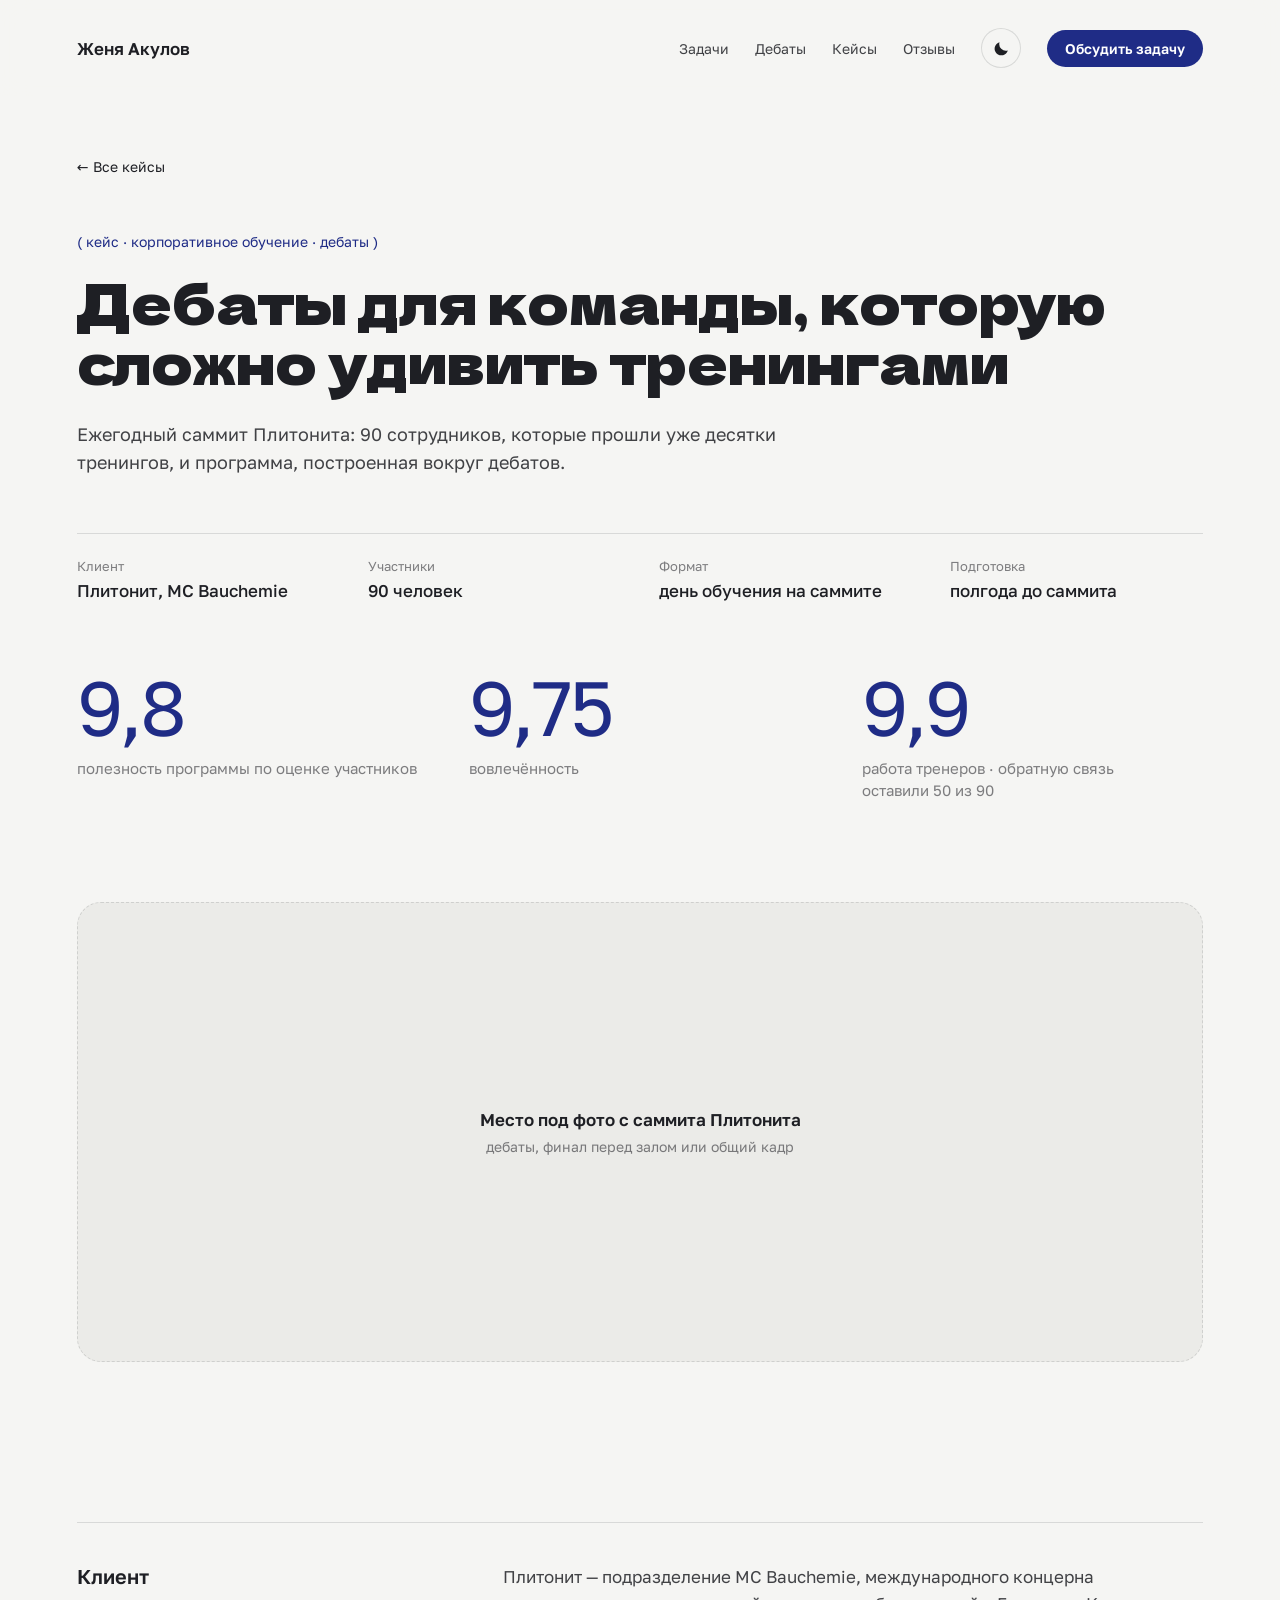
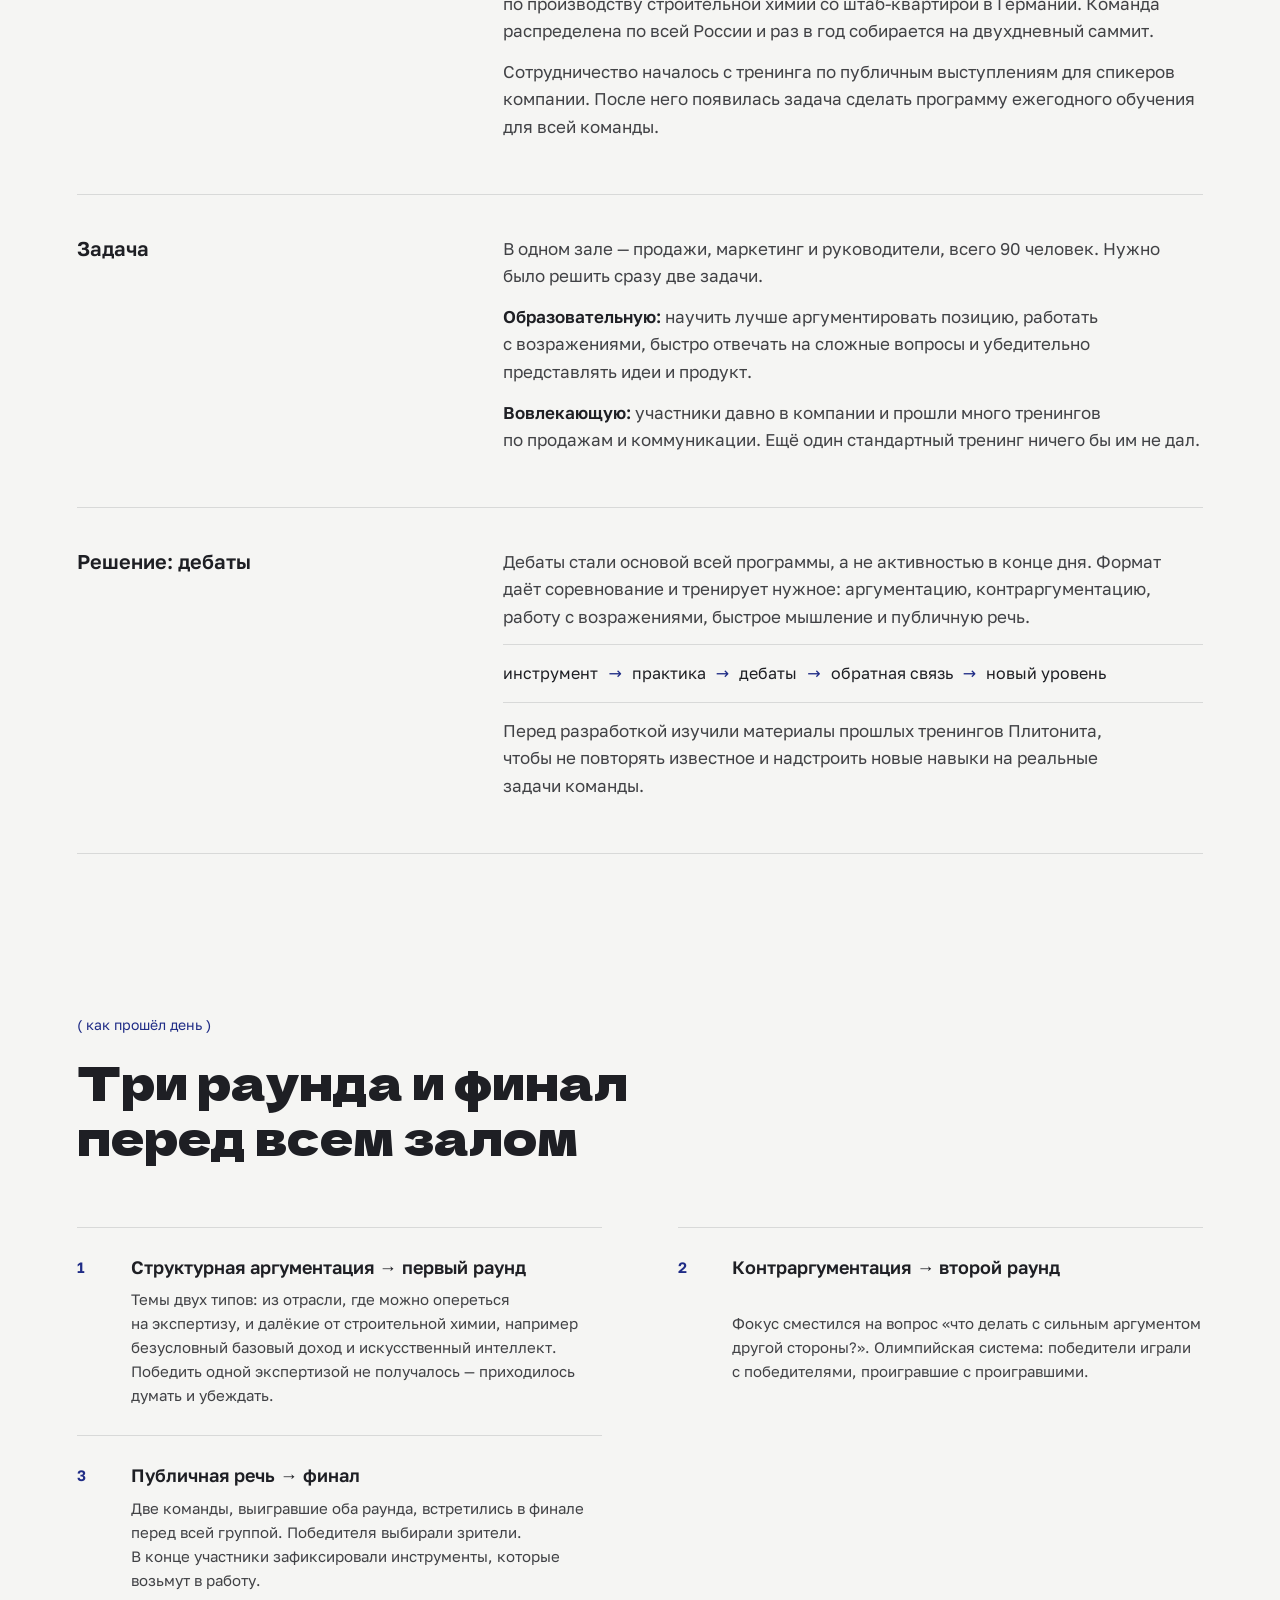
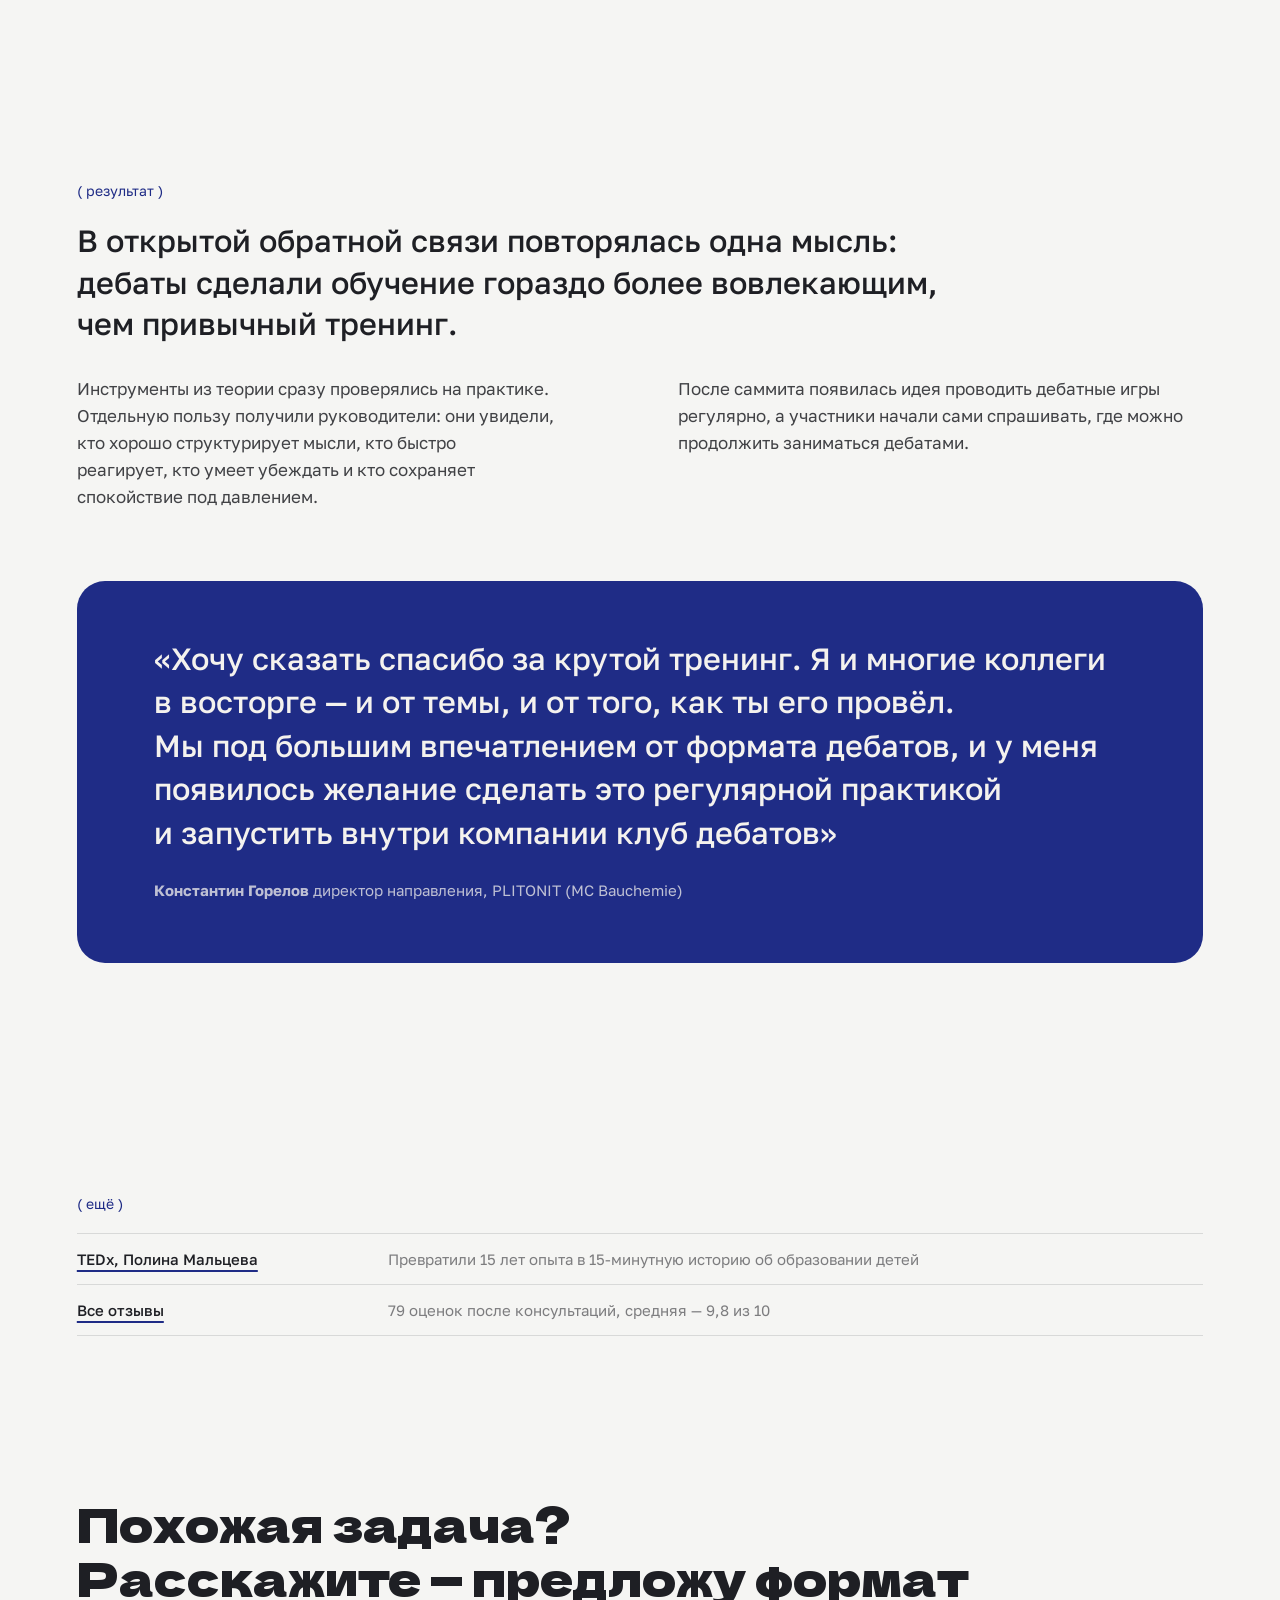
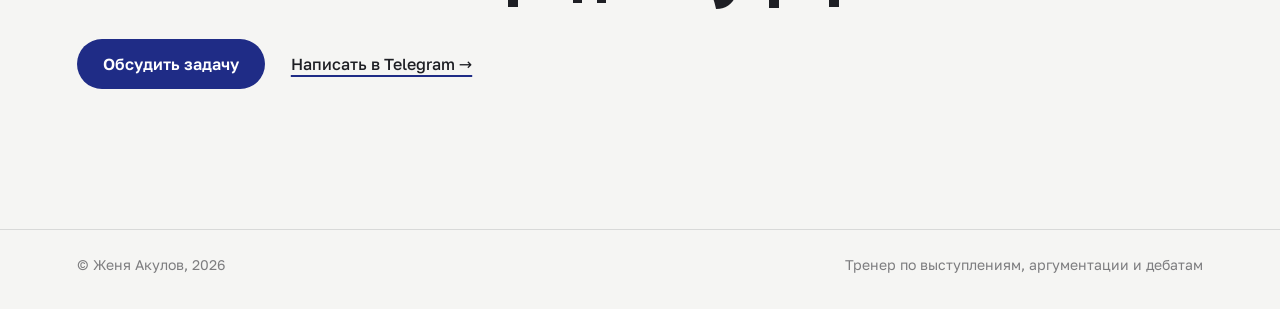
<file: case-plitonit.html>
<!doctype html><html lang="ru"><head><meta charset="utf-8"><meta name="viewport" content="width=device-width,initial-scale=1"><title>Кейс: Плитонит · Женя Акулов</title><meta name="description" content="Кейс: дебаты для команды Плитонита (MC Bauchemie), которую сложно удивить тренингами. Оценка программы 9,8 из 10."><meta property="og:type" content="website"><meta property="og:title" content="Кейс: Плитонит · Женя Акулов"><meta property="og:description" content="Кейс: дебаты для команды Плитонита (MC Bauchemie), которую сложно удивить тренингами. Оценка программы 9,8 из 10."><meta property="og:image" content="https://zhenya-akulov.vercel.app/img/og.jpg"><meta name="twitter:card" content="summary_large_image"><link rel="icon" href="favicon.svg" type="image/svg+xml"><meta name="theme-color" content="#1F2C86"><style>@font-face{font-family:'Golos Text';font-weight:400;font-display:swap;src:url(fonts/golos-text-cyrillic-400-normal.woff2) format('woff2');unicode-range:U+0301,U+0400-045F,U+0490-0491,U+04B0-04B1,U+2116}
@font-face{font-family:'Golos Text';font-weight:400;font-display:swap;src:url(fonts/golos-text-latin-400-normal.woff2) format('woff2');unicode-range:U+0000-00FF,U+0131,U+0152-0153,U+02BB-02BC,U+02C6,U+02DA,U+02DC,U+0304,U+0308,U+0329,U+2000-206F,U+20AC,U+2122,U+2191,U+2193,U+2212,U+2215,U+FEFF,U+FFFD}
@font-face{font-family:'Golos Text';font-weight:500;font-display:swap;src:url(fonts/golos-text-cyrillic-500-normal.woff2) format('woff2');unicode-range:U+0301,U+0400-045F,U+0490-0491,U+04B0-04B1,U+2116}
@font-face{font-family:'Golos Text';font-weight:500;font-display:swap;src:url(fonts/golos-text-latin-500-normal.woff2) format('woff2');unicode-range:U+0000-00FF,U+0131,U+0152-0153,U+02BB-02BC,U+02C6,U+02DA,U+02DC,U+0304,U+0308,U+0329,U+2000-206F,U+20AC,U+2122,U+2191,U+2193,U+2212,U+2215,U+FEFF,U+FFFD}
@font-face{font-family:'Golos Text';font-weight:600;font-display:swap;src:url(fonts/golos-text-cyrillic-600-normal.woff2) format('woff2');unicode-range:U+0301,U+0400-045F,U+0490-0491,U+04B0-04B1,U+2116}
@font-face{font-family:'Golos Text';font-weight:600;font-display:swap;src:url(fonts/golos-text-latin-600-normal.woff2) format('woff2');unicode-range:U+0000-00FF,U+0131,U+0152-0153,U+02BB-02BC,U+02C6,U+02DA,U+02DC,U+0304,U+0308,U+0329,U+2000-206F,U+20AC,U+2122,U+2191,U+2193,U+2212,U+2215,U+FEFF,U+FFFD}
@font-face{font-family:'Golos Text';font-weight:700;font-display:swap;src:url(fonts/golos-text-cyrillic-700-normal.woff2) format('woff2');unicode-range:U+0301,U+0400-045F,U+0490-0491,U+04B0-04B1,U+2116}
@font-face{font-family:'Golos Text';font-weight:700;font-display:swap;src:url(fonts/golos-text-latin-700-normal.woff2) format('woff2');unicode-range:U+0000-00FF,U+0131,U+0152-0153,U+02BB-02BC,U+02C6,U+02DA,U+02DC,U+0304,U+0308,U+0329,U+2000-206F,U+20AC,U+2122,U+2191,U+2193,U+2212,U+2215,U+FEFF,U+FFFD}
@font-face{font-family:'Dela Gothic One';font-weight:400;font-display:swap;src:url(fonts/dela-gothic-one-cyrillic-400-normal.woff2) format('woff2');unicode-range:U+0301,U+0400-045F,U+0490-0491,U+04B0-04B1,U+2116}
@font-face{font-family:'Dela Gothic One';font-weight:400;font-display:swap;src:url(fonts/dela-gothic-one-latin-400-normal.woff2) format('woff2');unicode-range:U+0000-00FF,U+0131,U+0152-0153,U+02BB-02BC,U+02C6,U+02DA,U+02DC,U+0304,U+0308,U+0329,U+2000-206F,U+20AC,U+2122,U+2191,U+2193,U+2212,U+2215,U+FEFF,U+FFFD}
@font-face{font-family:'Gearz';font-weight:700;src:url(fonts/gearz-b.woff2) format('woff2')}
*{box-sizing:border-box}html,body{margin:0}
body{background:transparent;font-family:'Golos Text',system-ui,sans-serif;-webkit-font-smoothing:antialiased}
.page{max-width:1440px;margin:0 auto}
.tool{position:sticky;top:0;z-index:50;display:flex;flex-wrap:wrap;gap:8px 18px;padding:10px 16px;background:rgba(24,24,27,.9);backdrop-filter:blur(10px)}
.tool>div{display:flex;gap:6px}
.tool button{font:500 14px 'Golos Text';border:0;border-radius:99px;padding:8px 14px;background:rgba(255,255,255,.1);color:#eee;cursor:pointer}
.tool button.on{background:#2F43C4;color:#fff}
@media (max-width:700px){.tool{position:static}}

.f-gearz{--disp:'Gearz';--dw:700;--ls:-.01em;--k:1}
.f-dela{--disp:'Dela Gothic One';--dw:400;--ls:-.01em;--k:.88}

.dark{--bg:#232327;--sf:#2D2D32;--ink:#F4F2EE;--mut:rgba(244,242,238,.8);--mut2:rgba(244,242,238,.55);--line:rgba(244,242,238,.13);--acc:#3D52D6;--acct:#9AA8FF;--hl:#1F2C86;--hlt:#F4F2EE;--btn:#2F43C4;--btnt:#FFFFFF}
.light{--bg:#F5F5F3;--sf:#EBEBE8;--ink:#1E1F24;--mut:rgba(30,31,36,.84);--mut2:rgba(30,31,36,.56);--line:rgba(30,31,36,.13);--acc:#1F2C86;--acct:#1F2C86;--hl:#1F2C86;--hlt:#F4F2EE;--btn:#1F2C86;--btnt:#FFFFFF}

.site{container-type:inline-size;background:var(--bg);color:var(--ink);overflow:hidden}
.site a{color:inherit;cursor:pointer}
.site h1,.site h2{font-family:var(--disp);font-weight:var(--dw);letter-spacing:var(--ls)}
.site h3{font:600 20px/1.3 'Golos Text';margin:0}
.site p{line-height:1.6}
img{display:block;max-width:100%}figure{margin:0}figcaption{font-size:13px;color:var(--mut);margin-top:10px}
.btn{display:inline-flex;align-items:center;white-space:nowrap;padding:15px 26px;border-radius:99px;font:600 16px 'Golos Text';text-decoration:none;border:0;cursor:pointer;background:var(--btn);color:var(--btnt)!important}
.btn.sm{padding:10px 18px;font-size:14px}
.lnk,.u{font-weight:500;text-decoration:underline;text-decoration-color:var(--acc);text-decoration-thickness:2px;text-underline-offset:5px}
.row{display:flex;gap:26px;align-items:center;flex-wrap:wrap}
.lbl{font-size:14px;color:var(--acct);margin:0 0 18px}

.nav{display:flex;align-items:center;gap:26px;padding:28px 6cqw}
.nav .logo{font-weight:600;font-size:17px;margin-right:auto}
.nav .links{display:flex;gap:26px;font-size:14px;color:var(--mut)}
.h{display:grid;grid-template-columns:1.3fr 1fr;gap:7cqw;padding:80px 6cqw 120px;align-items:center}
.hi{font-size:18px;color:var(--mut);margin:0 0 18px}
.site h1{font-size:calc(clamp(42px,5.4cqw,80px)*var(--k));line-height:1.04;margin:0 0 36px}
.acc{color:var(--acct)}
.strike{position:relative;color:var(--mut);opacity:.6;white-space:nowrap;margin-right:.15em}
.strike::after{content:'';position:absolute;left:-4%;right:-4%;top:50%;height:.11em;background:var(--acc);transform:rotate(-4deg)}
.lead{font-size:18px;color:var(--mut);max-width:560px;margin:0 0 36px}
.hph{position:relative;transform:rotate(2.5deg)}
.hph img{width:100%;aspect-ratio:4/5;object-fit:cover;object-position:50% 22%;border-radius:24px}
.glass{position:absolute;left:24px;bottom:28px;padding:12px 20px;border-radius:99px;font-size:15px;font-weight:500;color:#fff;background:rgba(35,35,39,.3);border:1px solid rgba(255,255,255,.45);backdrop-filter:blur(10px);-webkit-backdrop-filter:blur(10px);transform:rotate(-4deg)}
.facts{display:grid;grid-template-columns:repeat(4,1fr);gap:4cqw;padding:0 6cqw;border-top:1px solid var(--line);margin:0 6cqw;padding:28px 0 0}
.facts p{margin:0;font-size:15px;color:var(--mut);line-height:1.45}.facts b{display:block;font-size:30px;font-weight:600;color:var(--ink);margin-bottom:4px;letter-spacing:-.02em}
.logos{padding:36px 6cqw 0;margin:0;font-size:14px;color:var(--mut);max-width:1100px}

section{padding:160px 6cqw 0}
section>h2,.ag h2,.cg h2{font-size:calc(clamp(34px,4.2cqw,62px)*var(--k));line-height:1.05;margin:0 0 64px;max-width:1000px}

.trow{display:grid;grid-template-columns:160px 1fr 1.2fr;gap:4cqw;padding:34px 0;border-top:1px solid var(--line)}
.trow:last-child{border-bottom:1px solid var(--line)}
.tk{margin:2px 0 0;font-size:15px;color:var(--acct)}
.tm h3{margin-bottom:14px}.meta{margin:0;font-size:14px;color:var(--mut);line-height:1.6}
.td p{margin:0 0 12px;font-size:16px;color:var(--mut)}
details summary{list-style:none;cursor:pointer;font-size:14px;font-weight:500;color:var(--ink);display:inline-flex;gap:8px;align-items:center}
details summary::-webkit-details-marker{display:none}
details summary::after{content:'+';font-size:18px;transition:transform .2s;color:var(--acct)}
details[open] summary::after{transform:rotate(45deg)}
details p,details ol{font-size:15px;color:var(--mut);line-height:1.6;margin:12px 0 0}details ol{padding-left:18px}

.pcols{display:grid;grid-template-columns:repeat(3,1fr);gap:5cqw}
.pc{border-top:2px solid var(--acc);padding-top:26px}
.pc h3{font-size:21px;margin-bottom:16px}
.pc>p{font-size:16px;color:var(--mut);margin:0 0 14px}
.pc .q{margin:26px 0 0;font-size:15px;font-style:italic;color:var(--ink)}.pc .q span{display:block;font-style:normal;font-size:13px;color:var(--mut);margin-top:6px}

.ag{display:grid;grid-template-columns:1.1fr 1fr;gap:7cqw;align-items:center}
.ag .big img{width:100%;aspect-ratio:4/5;object-fit:cover;border-radius:24px}
.ag h2{margin-bottom:30px}
.ag p{font-size:17px;color:var(--mut);margin:0 0 16px;max-width:560px}
.dash{list-style:none;padding:0;margin:30px 0 0}.dash li{padding:12px 0;border-top:1px solid var(--line);font-size:15px}

.wide img{width:100%;height:440px;object-fit:cover;border-radius:24px}
.dg{display:grid;grid-template-columns:1fr 1fr;gap:6cqw;margin-top:56px}
.dg p{font-size:17px;color:var(--mut);margin:0 0 14px}
.dg .small{font-size:15px;margin-top:26px}
.fl{margin:0}.fl dt{font-weight:600;font-size:17px;padding-top:18px;border-top:1px solid var(--line)}.fl dd{margin:4px 0 18px;color:var(--mut);font-size:15px}
.cred2{margin:44px 0 0;font-size:14px;color:var(--mut);max-width:900px}

.cases article{display:grid;grid-template-columns:1fr 1.2fr;gap:6cqw;align-items:center;padding:56px 0;border-top:1px solid var(--line)}
.cases .num{margin:0;font-size:clamp(64px,8cqw,124px);font-weight:400;line-height:.9;letter-spacing:-.04em;color:var(--acct)}.num small{display:block;font-size:16px;letter-spacing:0;color:var(--mut);margin-top:12px}
.tag{font-size:13px;color:var(--mut);margin:0 0 12px}
.cases h3{font-size:24px;line-height:1.25;margin-bottom:16px}
.cases article p{font-size:16px;color:var(--mut)}
.c2 img{width:100%;aspect-ratio:4/3;object-fit:cover;border-radius:24px}
.cases .score{font-size:30px;font-weight:600;color:var(--ink)!important;margin:18px 0 0}.score span{display:block;font-size:14px;font-weight:400;color:var(--mut)}
.row2{display:flex;gap:24px;margin-top:20px}
.mini{list-style:none;padding:0;margin:0;border-top:1px solid var(--line)}
.mini li{display:grid;grid-template-columns:260px 1fr;gap:4cqw;padding:16px 0;border-bottom:1px solid var(--line);font-size:15px}.mini span{color:var(--mut)}

.sg{display:grid;grid-template-columns:.8fr 1.3fr;gap:6cqw;align-items:start}
.sg img{width:100%;aspect-ratio:4/5;object-fit:cover;border-radius:24px;transform:rotate(-2deg)}
.sg p{font-size:17px;color:var(--mut);margin:0 0 16px}
.edu{display:grid;grid-template-columns:120px 1fr;gap:10px 20px;margin:34px 0 0;font-size:15px}.edu dt{color:var(--acct)}.edu dd{margin:0;color:var(--mut)}
.tl{list-style:none;padding:0;margin:80px 0 0;display:grid;grid-template-columns:repeat(4,1fr);gap:20px}
.tl img{width:100%;aspect-ratio:3/2;object-fit:cover;border-radius:16px;margin-bottom:12px}.tl span{font-size:14px;color:var(--mut)}

.bq{margin:0 0 70px;padding:56px 6cqw 46px;border-radius:28px;background:var(--hl);color:var(--hlt)}
.bq>p{font-size:clamp(22px,2.4cqw,32px);line-height:1.35;margin:0 0 26px;font-weight:500;max-width:1000px}
.bq footer{font-size:15px;opacity:.75;margin-bottom:18px}.bq summary{color:var(--hlt)}.bq summary::after{color:var(--hlt)}.bq details p{color:var(--hlt);opacity:.8;max-width:900px}
.sqs{display:grid;grid-template-columns:1fr 1fr;gap:50px 6cqw;margin-bottom:50px}
.sq p{margin:0;font-size:18px;line-height:1.55}.sq .w{font-size:14px;color:var(--mut);margin-top:12px}.sq .w b{color:var(--ink);font-weight:600}

.qs details{display:block;border-top:1px solid var(--line);padding:24px 0}.qs details:last-child{border-bottom:1px solid var(--line)}
.qs summary{font-size:19px;display:flex;justify-content:space-between;width:100%}.qs details p{font-size:16px;max-width:760px}
.contact{padding-bottom:140px}
.cg{display:grid;grid-template-columns:1.2fr 1fr;gap:7cqw}
.cg h2{margin-bottom:22px}.cg p{font-size:17px;color:var(--mut);margin:0 0 30px}
.cl{display:grid;grid-template-columns:120px 1fr;gap:12px 20px;margin:0;font-size:17px}.cl dt{color:var(--mut)}.cl dd{margin:0}
form{display:flex;flex-direction:column;gap:6px;padding-top:6px}
form input,form textarea{font:17px 'Golos Text';padding:16px 0;border:0;border-bottom:1px solid var(--line);background:transparent;color:var(--ink);outline:0}
form input::placeholder,form textarea::placeholder{color:var(--mut)}
form .btn{margin-top:26px;align-self:flex-start}form small{font-size:12px;color:var(--mut);margin-top:12px}
.foot{display:flex;justify-content:space-between;flex-wrap:wrap;gap:8px;padding:26px 6cqw 36px;font-size:14px;color:var(--mut);border-top:1px solid var(--line)}

@container (max-width:760px){
 .nav{padding:18px 20px}.nav .links{display:none}
 .h,.ag,.dg,.cases article,.sg,.cg,.pcols,.sqs{grid-template-columns:1fr}
 .h{padding:30px 20px 70px;gap:44px}.hph{transform:rotate(1.5deg);margin:0 6px}
 .facts{grid-template-columns:1fr 1fr;margin:0 20px;gap:22px}.logos{padding:28px 20px 0}
 section{padding:100px 20px 0}section>h2,.ag h2,.cg h2{margin-bottom:40px}
 .trow{grid-template-columns:1fr;gap:10px}
 .mini li{grid-template-columns:1fr;gap:4px}
 .wide img{height:240px}.tl{grid-template-columns:1fr 1fr}
 .bq{padding:36px 22px}.contact{padding-bottom:80px}.foot{padding:22px 20px}
 .cases article{gap:26px}
}

figcaption,.meta,.tag,.facts p,.logos,.mini span,.sq .w,.foot,.cred2,.tl span,.pc .q span,form small,.cl dt,.hi,.num small{color:var(--mut2)!important}
.facts b,.sq .w b{color:var(--ink)!important}
.sg{grid-template-columns:1.4fr 1fr}
.bigq{position:relative;margin-top:160px;height:680px;overflow:hidden}
.bigq img{width:100%;height:100%;object-fit:cover;object-position:80% 30%}
.bigq::after{content:'';position:absolute;inset:0;background:linear-gradient(90deg,rgba(20,20,24,.88) 0%,rgba(20,20,24,.6) 45%,rgba(20,20,24,0) 75%)}
.bigq blockquote{position:absolute;z-index:2;left:6cqw;bottom:80px;margin:0;max-width:640px;color:#F4F2EE;font-family:var(--disp);font-weight:var(--dw);letter-spacing:var(--ls);font-size:calc(clamp(30px,3.8cqw,56px)*var(--k));line-height:1.08}
.bigq blockquote span{display:block;font:400 15px 'Golos Text';letter-spacing:0;color:#9AA8FF;margin-top:24px}
.mid{margin:120px 6cqw 0;padding:44px 0;border-top:1px solid var(--line);border-bottom:1px solid var(--line);display:flex;justify-content:space-between;align-items:center;gap:30px;flex-wrap:wrap}
.mid p{margin:0;font-size:clamp(20px,2cqw,26px);font-weight:500;max-width:560px;line-height:1.35}
.cases .c2{grid-template-columns:1fr 1.2fr}
@container (max-width:760px){.bigq{height:520px;margin-top:100px}.bigq img{object-position:78% 30%}.bigq::after{background:linear-gradient(0deg,rgba(20,20,24,.92) 0%,rgba(20,20,24,.5) 55%,rgba(20,20,24,0) 85%)}.bigq blockquote{left:20px;right:20px;bottom:40px}.mid{margin:80px 20px 0}.sg{grid-template-columns:1fr}}

.tg{display:grid;grid-template-columns:.8fr 1.6fr;gap:5cqw;align-items:start}
.tph{position:sticky;top:80px}.tph img{width:100%;aspect-ratio:3/4;object-fit:cover;object-position:60% 50%;border-radius:24px}
.rows .trow{grid-template-columns:1fr 1.15fr;gap:3cqw}
.rows .trow:first-child{border-top:0;padding-top:0}
.tm .tk{margin:0 0 8px}
.pc .q{margin:0 0 22px!important;font-size:19px!important;line-height:1.45;font-style:normal!important;color:var(--ink)}
.pc .q span{font-size:13px}
.pc h3{font-size:16px!important;font-weight:500!important;color:var(--acct);margin-bottom:18px}
.sbig img{width:100%;aspect-ratio:4/5;object-fit:cover;border-radius:24px;transform:rotate(2deg)}
.sbig{margin-bottom:40px}
.tl{grid-template-columns:repeat(3,1fr)}
@container (max-width:760px){.tg{grid-template-columns:1fr}.tph{position:static}.tph img{aspect-ratio:4/3}.rows .trow{grid-template-columns:1fr}.tl{grid-template-columns:1fr 1fr}}

.mq2{margin:44px 0 0;padding-left:22px;border-left:3px solid var(--acc);font-family:var(--disp);font-weight:var(--dw);letter-spacing:var(--ls);font-size:calc(clamp(22px,2.2cqw,30px)*var(--k));line-height:1.2;color:var(--ink);max-width:620px}
.tph img{object-position:58% 50%}

.nav a.logo{text-decoration:none;font-weight:600;font-size:17px;margin-right:auto}
.nav .links a{text-decoration:none}
.nav .links a:hover{color:var(--ink)}
.theme{font:500 13px 'Golos Text';color:var(--ink);background:transparent;border:0;box-shadow:inset 0 0 0 1px var(--line);border-radius:99px;padding:9px 14px 9px 34px;cursor:pointer;position:relative;white-space:nowrap}
.theme::before{content:'';position:absolute;left:12px;top:50%;width:14px;height:14px;margin-top:-7px;border-radius:50%;background:linear-gradient(90deg,var(--ink) 50%,transparent 50%);box-shadow:inset 0 0 0 1.5px var(--ink)}
.light .tt-l,.dark .tt-d{display:none}
.site{transition:background-color .35s,color .35s}
.rv-in{opacity:0;transform:translateY(22px);transition:opacity .7s ease,transform .7s cubic-bezier(.2,.7,.2,1)}
.rv-in.on{opacity:1;transform:none}
.strike.draw::after{transform-origin:left center;animation:strk .7s .5s cubic-bezier(.6,0,.2,1) both}
@keyframes strk{from{transform:rotate(-4deg) scaleX(0)}to{transform:rotate(-4deg) scaleX(1)}}
.lnk,.u,.btn{transition:opacity .2s,transform .2s}.btn:hover{transform:translateY(-1px)}
.vids{margin-top:80px}.vlab{font-size:14px;color:var(--acct);margin:0 0 22px}
.vg{display:grid;grid-template-columns:repeat(4,1fr);gap:18px}
.vc{display:flex;flex-direction:column;gap:8px;padding:22px;border-radius:20px;background:var(--sf);text-decoration:none;min-height:190px}
.vc .pl{width:44px;height:44px;border-radius:50%;display:grid;place-items:center;background:var(--btn);color:var(--btnt);font-size:14px;margin-bottom:auto}
.vc b{font-size:16px;font-weight:600;line-height:1.3;margin-top:22px}.vc>span:last-child{font-size:13px;color:var(--mut2)}
.vc:hover{transform:translateY(-2px)}.vc{transition:transform .2s}
@container (max-width:760px){.theme{padding:8px 10px 8px 30px;font-size:12px}.vg{grid-template-columns:1fr 1fr}.nav{gap:10px}.nav .btn.sm{display:none}}
.nw{white-space:nowrap}

/* ===== typography pass ===== */
.f-dela{--ls:0em}
.site h1,.site h2,.site h3{text-wrap:balance}
.site p,.site dd,.site li,.site blockquote{text-wrap:pretty}
.site h1{line-height:1.12}
section>h2,.ag h2,.cg h2,.phead h1,.pcta h2{line-height:1.15}
.site .mq2{max-width:880px;font-size:calc(clamp(22px,2.1cqw,29px)*var(--k));line-height:1.32;padding-left:26px}
.sg>div:first-child{min-width:0}
.bigq blockquote{max-width:780px;line-height:1.22}
.kor{max-width:none}
.kor blockquote{max-width:1000px;line-height:1.28}
.kor p{max-width:860px;line-height:1.6}
.bq>p{line-height:1.42}
.cases .num{line-height:1}
.lead{line-height:1.6}
.sq p{line-height:1.6}
.pc .q{line-height:1.5}
.pc h3{line-height:1.4}
.trow h3,.cases h3,.crow h3,.steps h3{line-height:1.3}
.facts b{line-height:1.1}
.site h1{text-wrap:wrap}
.site .mq2.wide2{max-width:1000px;margin:90px 0 0;font-size:calc(clamp(24px,2.6cqw,36px)*var(--k));line-height:1.3}
.site .mq2.wide2{max-width:none;font-size:calc(clamp(24px,2.9cqw,40px)*var(--k))}
.site .mq2.col{max-width:none;margin:48px 0 0;font-size:calc(clamp(22px,2.2cqw,30px)*var(--k));line-height:1.32}
@container (max-width:760px){section>h2,.ag h2,.cg h2,.pcta h2{font-size:calc(27px*var(--k))}.site h1,.site h2{hyphens:auto;-webkit-hyphens:auto}}
@container (max-width:760px){section>h2.hl2{font-size:min(calc(27px*var(--k)),6.6cqw);white-space:normal}}
@container (max-width:760px){section>h2.hl2{font-size:min(calc(27px*var(--k)),6.2cqw)}section>h2.hl2 span{display:block}}
.tgbox{padding:40px;border-radius:24px;background:var(--sf);align-self:start}
.tgq{font-size:19px!important;line-height:1.5;color:var(--ink)!important;margin:0 0 28px!important}
.btn.big{padding:18px 32px;font-size:17px}
.tgs{font-size:14px!important;color:var(--mut2)!important;margin:16px 0 0!important}
@container (max-width:760px){.tgbox{padding:26px}}

/* ===== round 2: theme icon + mobile rhythm ===== */
.site .theme{width:40px;height:40px;padding:0;display:grid;place-items:center;flex:none;border-radius:50%;box-shadow:inset 0 0 0 1px var(--line);transition:box-shadow .2s,transform .3s}
.site .theme::before{content:none}
.site .theme:hover{box-shadow:inset 0 0 0 1.5px var(--ink);transform:rotate(-15deg)}
.theme svg{width:19px;height:19px;fill:none;stroke:var(--ink);stroke-width:1.8;stroke-linecap:round;stroke-linejoin:round}
.theme .ic-moon{fill:var(--ink);stroke:none}
.light .ic-sun{display:none}.dark .ic-moon{display:none}
.site h1,.site h2{hyphens:manual!important;-webkit-hyphens:manual!important}
@container (max-width:760px){
 .site h1{font-size:calc(34px*var(--k))}
 .cases article,.cases .c2{grid-template-columns:1fr!important}
 .ag figure{order:2}.ag .big img{aspect-ratio:4/3}
 .sbig img{aspect-ratio:4/3;transform:rotate(-1.5deg)}
 .tl{display:flex!important;overflow-x:auto;scroll-snap-type:x mandatory;gap:12px;margin-right:-20px;padding-right:20px;scrollbar-width:none}
 .tl::-webkit-scrollbar{display:none}
 .tl li{flex:0 0 72%;scroll-snap-align:start}
 .tph img{aspect-ratio:16/10}
 .site .theme{width:38px;height:38px}
}
/* mobile trims */
.more-m>summary{display:none}
.tph img{object-position:50% 40%}
@container (max-width:760px){
 .more-m>summary{display:flex;padding:18px 0;border-top:1px solid var(--line);font-size:16px;justify-content:space-between;width:100%}
 .sqs .sq:nth-child(n+4){display:none}
 .vg{display:flex!important;overflow-x:auto;scroll-snap-type:x mandatory;margin-right:-20px;padding-right:20px;scrollbar-width:none}
 .vg::-webkit-scrollbar{display:none}
 .vc{flex:0 0 64%;scroll-snap-align:start;min-height:160px}
 .tph img{aspect-ratio:4/5}
}
@container (max-width:760px){.tph img{aspect-ratio:1/1}}
/* reviews separation */
.sq{padding-top:24px;border-top:1px solid var(--line)}
.sq p:first-child::before{content:'';display:block;width:28px;height:3px;background:var(--acc);margin-bottom:16px;border-radius:2px}
.sq .w{margin-top:14px!important}
/* mobile type scale -1 step */
@container (max-width:760px){
 .site p,.site li,.site dd,.site dt{font-size:15px}
 .lead,.ag p,.sg p,.dg p,.appr p,.td p,.crow p,.cases article p,.kor p,.two p{font-size:15px!important;line-height:1.6}
 .sq p{font-size:15.5px!important;line-height:1.55}
 .sq .w,.meta,.tag,.facts p,.logos,.mini span,figcaption,.cred2,.tl span,.edu,.cl,.vc>span:last-child,.cm span,.lk,.ls{font-size:13px!important}
 .sqs{gap:34px!important}
 .pc .q{font-size:16px!important}
 .bq>p{font-size:18px!important}
 .site h3,.trow h3,.cases h3,.crow h3,.steps h3{font-size:17px!important}
 .facts b{font-size:24px}
 .qs summary{font-size:16px!important}
 .cl{font-size:15px!important}
 .tgq{font-size:16px!important}
 .mid p{font-size:18px!important}
 .site .mq2,.site .mq2.col{font-size:calc(19px*var(--k))!important}
 .bigq blockquote{font-size:calc(24px*var(--k))!important}
 .kor blockquote{font-size:calc(21px*var(--k))!important}
 .lq,.aqt,.cm p{font-size:15px!important}
 .big{font-size:19px!important}
 .num,.cases .num{font-size:52px!important}
 .bign b{font-size:46px!important}
}
@container (max-width:760px){section>h2,.ag h2,.cg h2,.pcta h2,.sg h2{font-size:min(calc(25px*var(--k)),7.2cqw)}.site h1{font-size:min(calc(32px*var(--k)),9cqw)}}
/* video thumbs */
.site .vc{padding:0;overflow:hidden;min-height:0;gap:6px}
.vth{position:relative;display:block;aspect-ratio:16/10;overflow:hidden;margin-bottom:6px}
.vth img{width:100%;height:100%;object-fit:cover;transition:transform .4s}
.vc:hover .vth img{transform:scale(1.04)}
.vth .pl{position:absolute;left:14px;bottom:14px;margin:0!important;box-shadow:0 4px 14px rgba(0,0,0,.3)}
.site .vc b{margin:6px 18px 0}.site .vc>span:last-child{margin:0 18px 20px}
@container (max-width:760px){.site .vc{flex:0 0 78%}}
/* sticky nav + burger */
.site{overflow:clip}
.nav{position:sticky;top:0;z-index:40;background:color-mix(in srgb,var(--bg) 86%,transparent);-webkit-backdrop-filter:blur(14px);backdrop-filter:blur(14px);transition:box-shadow .25s,padding .25s}
.nav.scrolled{box-shadow:0 1px 0 var(--line);padding-top:14px;padding-bottom:14px}
section,[id]{scroll-margin-top:84px}
html{scroll-behavior:smooth}
.burger{display:none;width:38px;height:38px;border:0;border-radius:50%;background:transparent;box-shadow:inset 0 0 0 1px var(--line);cursor:pointer;flex:none;place-items:center;align-content:center;gap:5px;padding:0}
.burger span{display:block;width:16px;height:1.8px;background:var(--ink);border-radius:2px;transition:transform .25s}
.nav.open .burger span:first-child{transform:translateY(3.4px) rotate(45deg)}
.nav.open .burger span:last-child{transform:translateY(-3.4px) rotate(-45deg)}
@container (max-width:760px){
 .burger{display:grid;margin-left:auto}
 .nav .logo{margin-right:0}
 .nav .links{display:flex!important;position:absolute;left:0;right:0;top:100%;flex-direction:column;gap:0;padding:6px 20px 18px;background:var(--bg);box-shadow:0 1px 0 var(--line),0 18px 30px rgba(0,0,0,.08);opacity:0;visibility:hidden;transform:translateY(-6px);transition:opacity .2s,transform .2s,visibility .2s}
 .nav.open .links{opacity:1;visibility:visible;transform:none}
 .nav .links a{font-size:18px;padding:12px 0;border-bottom:1px solid var(--line);color:var(--ink)}
 .nav .links a:last-child{border-bottom:0}
}
.nav a.logo{text-decoration:none;font-weight:600;font-size:17px;margin-right:auto}
.nav .links a{text-decoration:none}
.pin{padding:60px 6cqw 0}
.back{display:inline-block;font-size:14px;color:var(--mut2);text-decoration:none;margin-bottom:56px}
.phead h1{font-size:calc(clamp(38px,5cqw,76px)*var(--k));line-height:1.05;margin:0 0 30px;max-width:1100px}
.phead .lead{max-width:720px}
.meta4{display:grid;grid-template-columns:repeat(4,1fr);gap:3cqw;margin:56px 0 0;padding-top:24px;border-top:1px solid var(--line)}
.meta4 dt{font-size:13px;color:var(--mut2)}.meta4 dd{margin:6px 0 0;font-size:17px;font-weight:500}
.bign{display:grid;grid-template-columns:repeat(3,1fr);gap:4cqw;margin-top:70px}
.bign p{margin:0;font-size:15px;color:var(--mut2);line-height:1.45}
.bign b{display:block;font-size:clamp(52px,6cqw,92px);font-weight:400;letter-spacing:-.04em;line-height:.95;color:var(--acct);margin-bottom:14px}
.pwide{margin:120px 6cqw 0}.pwide img{width:100%;height:520px;object-fit:cover;border-radius:24px}
.crow{display:grid;grid-template-columns:1fr 2fr;gap:6cqw;padding:40px 0;border-top:1px solid var(--line)}
.crow:last-child{border-bottom:1px solid var(--line)}
.crow p{font-size:17px;color:var(--mut);margin:0 0 14px;max-width:720px}.crow b{color:var(--ink);font-weight:600}
.cyc{font-size:16px!important;color:var(--ink)!important;padding:16px 0;border-top:1px solid var(--line);border-bottom:1px solid var(--line)}.cyc i{font-style:normal;color:var(--acct);margin:0 6px}
.steps{list-style:none;padding:0;margin:0;counter-reset:st;display:grid;grid-template-columns:1fr 1fr;gap:0 6cqw}
.steps li{counter-increment:st;padding:28px 0;border-top:1px solid var(--line);display:grid;grid-template-columns:44px 1fr;column-gap:10px}
.steps li::before{content:counter(st);grid-row:span 2;font-size:15px;color:var(--acct);font-weight:600;padding-top:2px}
.steps h3{font-size:18px;margin:0 0 8px}.steps p{margin:0;font-size:15px;color:var(--mut)}
.big{font-size:clamp(22px,2.4cqw,32px)!important;line-height:1.35!important;font-weight:500;max-width:1000px;margin:0 0 30px}
.two{display:grid;grid-template-columns:1fr 1fr;gap:6cqw;margin-bottom:70px}.two p{font-size:17px;color:var(--mut);margin:0}
section .bq{margin-top:60px}
.mq2 span{display:block;font:400 14px 'Golos Text';color:var(--mut2);margin-top:14px;letter-spacing:0}
.vid{display:flex;gap:24px;align-items:center;padding:34px 0;border-top:1px solid var(--line);border-bottom:1px solid var(--line)}
.vid .play{width:72px;height:72px;border-radius:50%;display:grid;place-items:center;background:var(--btn);color:var(--btnt);font-size:22px;flex:none}
.vid b{display:block;font-size:20px;font-weight:600;margin-bottom:6px}.vid span{font-size:14px;color:var(--mut2)}
.aqs{display:grid;grid-template-columns:1fr 1fr;gap:56px 6cqw;margin-top:70px}
.aqt{font-size:18px;line-height:1.55;margin:0}.aq details{margin-top:12px}.aq .w{font-size:14px;color:var(--mut2);margin:14px 0 0}.aq .w b{color:var(--ink);font-weight:600}
.filt{display:flex;flex-wrap:wrap;gap:8px;margin:-24px 0 44px}
.filt button{font:500 14px 'Golos Text';padding:9px 16px;border-radius:99px;border:0;cursor:pointer;background:transparent;color:var(--ink);box-shadow:inset 0 0 0 1px var(--line)}
.filt button.on{background:var(--btn);color:var(--btnt);box-shadow:none}
.cms{columns:3;column-gap:4cqw}
.cm{break-inside:avoid;padding:0 0 30px;margin-bottom:30px;border-bottom:1px solid var(--line)}
.cm p{margin:0 0 10px;font-size:16px;line-height:1.55}.cm span{font-size:13px;color:var(--mut2)}
.pcta{padding-bottom:140px}.pcta h2{margin-bottom:34px}
@container (max-width:760px){
 .pin{padding:30px 20px 0}.back{margin-bottom:34px}
 .meta4{grid-template-columns:1fr 1fr;gap:20px}.bign{grid-template-columns:1fr;gap:30px;margin-top:44px}
 .pwide{margin:70px 20px 0}.pwide img{height:280px}
 .crow,.steps,.two,.aqs{grid-template-columns:1fr}.crow{gap:12px}
 .cms{columns:1}.pcta{padding-bottom:80px}
}
.letters{display:grid;grid-template-columns:1fr 1fr;gap:6cqw}
.letter{display:grid;grid-template-columns:200px 1fr;gap:34px;align-items:start}
.lt{border:0;padding:0;background:none;cursor:zoom-in;display:block}
.lt img{width:100%;aspect-ratio:1/1.414;object-fit:cover;object-position:top;border-radius:6px;box-shadow:0 1px 2px rgba(0,0,0,.12),0 14px 34px rgba(0,0,0,.18);transition:transform .25s}
.letter:nth-child(1) .lt img{transform:rotate(-2deg)}.letter:nth-child(2) .lt img{transform:rotate(1.5deg)}
.lt:hover img{transform:rotate(0) scale(1.03)}
.letter figcaption{margin:0;color:var(--ink)!important;font-size:15px}
.letter b{display:block;font-size:20px;font-weight:600;margin-bottom:6px}
.lk{display:block;color:var(--mut2);margin-bottom:18px}
.lq{display:block;font-size:17px;line-height:1.55;margin-bottom:14px}
.ls{display:block;font-size:13px;color:var(--mut2)}
.lbx{position:fixed;inset:0;z-index:100;background:rgba(15,15,18,.86);display:grid;place-items:center;padding:24px;cursor:zoom-out}
.lbx img{max-height:92vh;max-width:100%;border-radius:4px;box-shadow:0 20px 60px rgba(0,0,0,.5)}
.lbx button{position:absolute;top:16px;right:20px;font-size:34px;line-height:1;border:0;background:none;color:#fff;cursor:pointer}
@container (max-width:760px){.letters{grid-template-columns:1fr;gap:56px}.letter{grid-template-columns:120px 1fr;gap:20px}}
.certs{display:grid;grid-template-columns:1fr 1fr;gap:5cqw}
.cert .lt img{aspect-ratio:1.414/1;object-position:center;transform:none!important}
.cert:nth-child(1) .lt img{transform:rotate(-1deg)!important}.cert:nth-child(2) .lt img{transform:rotate(1deg)!important}
.cert .lt:hover img{transform:scale(1.02)!important}
.cert figcaption{margin-top:22px;color:var(--ink)!important}
.cert b{display:block;font-size:18px;font-weight:600;margin-bottom:6px;line-height:1.35}
.hint{font-size:13px;color:var(--mut2);margin:34px 0 0}
.lt{position:relative}
.lt::after{content:'⤢ открыть';position:absolute;right:10px;bottom:10px;font:500 12px 'Golos Text';padding:5px 10px;border-radius:99px;background:rgba(20,20,24,.75);color:#fff;opacity:0;transition:opacity .2s}
.lt:hover::after,.lt:focus-visible::after{opacity:1}
@media (hover:none){.lt::after{opacity:1}}
@container (max-width:760px){.certs{grid-template-columns:1fr;gap:44px}}
.ph{margin-top:100px}
.phbox{height:460px;border-radius:24px;border:1.5px dashed var(--line);background:var(--sf);display:flex;flex-direction:column;align-items:center;justify-content:center;gap:8px;text-align:center;padding:20px}
.phbox b{font-size:17px;font-weight:600}.phbox span{font-size:14px;color:var(--mut2)}
.vbig,.vph{display:flex;gap:20px;align-items:center;padding:26px 28px;border-radius:22px;margin:0 0 14px;text-decoration:none;max-width:820px}
.vbig{background:var(--btn);color:var(--btnt)!important}.vbig .pl{background:var(--btnt);color:var(--btn)}
.vph{border:1.5px dashed var(--line);background:var(--sf)}.vph .pl{background:var(--line);color:var(--ink)}
.vbig .pl,.vph .pl{width:56px;height:56px;border-radius:50%;display:grid;place-items:center;flex:none;font-size:18px}
.vbig b,.vph b{display:block;font-size:18px;font-weight:600;margin-bottom:4px}.vbig span span,.vbig>span:last-child{font-size:14px}.vph>span:last-child{font-size:14px;color:var(--mut2)}
.vbig:hover{transform:translateY(-2px)}.vbig{transition:transform .2s}
.kor{margin:0 0 70px;padding:50px 0;border-top:1px solid var(--line);border-bottom:1px solid var(--line);max-width:900px}
.kor blockquote{margin:0 0 28px;font-family:var(--disp);font-weight:var(--dw);font-size:calc(clamp(24px,2.8cqw,38px)*var(--k));line-height:1.15}
.kor p{font-size:18px;line-height:1.55;margin:0 0 12px}.kor .w{font-size:14px;color:var(--mut2);margin-top:20px}.kor .w b{color:var(--ink)}
@container (max-width:760px){.phbox{height:260px}.ph{margin-top:60px}}
.kor{max-width:none}.kor blockquote{max-width:1000px;line-height:1.28}.kor p{max-width:860px}
a.vid{text-decoration:none;color:inherit}a.vid:hover .play{transform:scale(1.06)}.vid .play{transition:transform .2s}
.vnote{margin:18px 0 0;font-size:15px}
.vrev{background:var(--sf);color:var(--ink)!important}.vrev .pl{background:var(--btn);color:var(--btnt)}
.vph2{border:1.5px dashed var(--line);background:var(--sf);border-radius:22px;padding:30px}
.vph2 .play{background:var(--line)!important;color:var(--ink)!important}
@container (max-width:760px){.phead h1{font-size:min(calc(32px*var(--k)),7.6cqw)}}
@container (max-width:760px){.phead h1{font-size:min(calc(32px*var(--k)),6.6cqw)}}
.pwide img.natimg{height:auto;max-width:980px;width:100%}
</style></head><body><div class="page"><div class="site light f-dela"><nav class="nav"><a class="logo" href="index.html">Женя Акулов</a><span class="links"><a href="index.html#tasks">Задачи</a><a href="index.html#debates">Дебаты</a><a href="index.html#cases">Кейсы</a><a href="reviews.html">Отзывы</a></span><button class="burger" type="button" aria-label="Меню" aria-expanded="false"><span></span><span></span></button><button class="theme" type="button" aria-label="Сменить тему" title="Сменить тему"><svg class="ic-sun" viewBox="0 0 24 24" aria-hidden="true"><circle cx="12" cy="12" r="4.2"/><path d="M12 2.5v2.6M12 18.9v2.6M2.5 12h2.6M18.9 12h2.6M5.3 5.3l1.8 1.8M16.9 16.9l1.8 1.8M5.3 18.7l1.8-1.8M16.9 7.1l1.8-1.8"/></svg><svg class="ic-moon" viewBox="0 0 24 24" aria-hidden="true"><path d="M20 14.5A8.5 8.5 0 0 1 9.5 4a8.5 8.5 0 1 0 10.5 10.5z"/></svg></button><a class="btn sm" href="index.html#contact">Обсудить задачу</a></nav><header class="phead"><div class="pin"><a class="back" href="index.html#cases">← Все&nbsp;кейсы</a>
<p class="lbl">(&nbsp;кейс · корпоративное обучение · дебаты&nbsp;)</p><h1>Дебаты для&nbsp;команды, которую сложно удивить тренингами</h1>
<p class="lead">Ежегодный саммит Плитонита: 90&nbsp;сотрудников, которые прошли уже&nbsp;десятки тренингов, и&nbsp;программа, построенная вокруг дебатов.</p>
<dl class="meta4"><div><dt>Клиент</dt><dd>Плитонит, MC&nbsp;Bauchemie</dd></div><div><dt>Участники</dt><dd>90&nbsp;человек</dd></div><div><dt>Формат</dt><dd>день обучения на&nbsp;саммите</dd></div><div><dt>Подготовка</dt><dd>полгода до&nbsp;саммита</dd></div></dl>
<div class="bign"><p><b>9,8</b>полезность программы по&nbsp;оценке участников</p><p><b>9,75</b>вовлечённость</p><p><b>9,9</b>работа тренеров · обратную связь оставили 50&nbsp;из&nbsp;90</p></div></div></header>
<figure class="pwide ph"><div class="phbox"><b>Место под&nbsp;фото с&nbsp;саммита Плитонита</b><span>дебаты, финал перед залом или&nbsp;общий&nbsp;кадр</span></div></figure>
<section><div class="crow"><h3>Клиент</h3><div><p>Плитонит&nbsp;— подразделение MC&nbsp;Bauchemie, международного концерна по&nbsp;производству строительной химии со&nbsp;штаб-квартирой в&nbsp;Германии. Команда распределена по&nbsp;всей России и&nbsp;раз&nbsp;в&nbsp;год собирается на&nbsp;двухдневный саммит.</p><p>Сотрудничество началось с&nbsp;тренинга по&nbsp;публичным выступлениям для&nbsp;спикеров компании. После него появилась задача сделать программу ежегодного обучения для&nbsp;всей команды.</p></div></div><div class="crow"><h3>Задача</h3><div><p>В&nbsp;одном зале&nbsp;— продажи, маркетинг и&nbsp;руководители, всего 90&nbsp;человек. Нужно было решить сразу две задачи.</p><p><b>Образовательную:</b> научить лучше аргументировать позицию, работать с&nbsp;возражениями, быстро отвечать на&nbsp;сложные вопросы и&nbsp;убедительно представлять идеи и&nbsp;продукт.</p><p><b>Вовлекающую:</b> участники давно в&nbsp;компании и&nbsp;прошли много тренингов по&nbsp;продажам и&nbsp;коммуникации. Ещё&nbsp;один стандартный тренинг ничего&nbsp;бы&nbsp;им&nbsp;не&nbsp;дал.</p></div></div><div class="crow"><h3>Решение:&nbsp;дебаты</h3><div><p>Дебаты стали основой всей программы, а&nbsp;не&nbsp;активностью в&nbsp;конце дня. Формат даёт соревнование и&nbsp;тренирует нужное: аргументацию, контраргументацию, работу с&nbsp;возражениями, быстрое мышление и&nbsp;публичную&nbsp;речь.</p><p class="cyc">инструмент <i>→</i> практика <i>→</i> дебаты <i>→</i> обратная связь <i>→</i> новый уровень</p><p>Перед разработкой изучили материалы прошлых тренингов Плитонита, чтобы&nbsp;не&nbsp;повторять известное и&nbsp;надстроить новые навыки на&nbsp;реальные задачи команды.</p></div></div></section>
<section><p class="lbl">(&nbsp;как&nbsp;прошёл день&nbsp;)</p><h2>Три раунда и&nbsp;финал перед всем&nbsp;залом</h2><ol class="steps"><li><h3>Структурная аргументация → первый&nbsp;раунд</h3><p>Темы двух типов: из&nbsp;отрасли, где&nbsp;можно опереться на&nbsp;экспертизу, и&nbsp;далёкие от&nbsp;строительной химии, например безусловный базовый доход и&nbsp;искусственный интеллект. Победить одной экспертизой не&nbsp;получалось&nbsp;— приходилось думать и&nbsp;убеждать.</p></li><li><h3>Контраргументация → второй&nbsp;раунд</h3><p>Фокус сместился на&nbsp;вопрос «что&nbsp;делать с&nbsp;сильным аргументом другой стороны?». Олимпийская система: победители играли с&nbsp;победителями, проигравшие с&nbsp;проигравшими.</p></li><li><h3>Публичная речь →&nbsp;финал</h3><p>Две команды, выигравшие оба раунда, встретились в&nbsp;финале перед всей группой. Победителя выбирали зрители. В&nbsp;конце участники зафиксировали инструменты, которые возьмут в&nbsp;работу.</p></li></ol></section>
<section><p class="lbl">(&nbsp;результат&nbsp;)</p><p class="big">В&nbsp;открытой обратной связи повторялась одна мысль: дебаты сделали обучение гораздо более вовлекающим, чем&nbsp;привычный тренинг.</p>
<div class="two"><p>Инструменты из&nbsp;теории сразу проверялись на&nbsp;практике. Отдельную пользу получили руководители: они&nbsp;увидели, кто&nbsp;хорошо структурирует мысли, кто&nbsp;быстро реагирует, кто&nbsp;умеет убеждать и&nbsp;кто&nbsp;сохраняет спокойствие под&nbsp;давлением.</p><p>После саммита появилась идея проводить дебатные игры регулярно, а&nbsp;участники начали сами спрашивать, где&nbsp;можно продолжить заниматься дебатами.</p></div>
<blockquote class="bq"><p>«Хочу сказать спасибо за&nbsp;крутой тренинг. Я&nbsp;и&nbsp;многие коллеги в&nbsp;восторге&nbsp;— и&nbsp;от&nbsp;темы, и&nbsp;от&nbsp;того, как&nbsp;ты&nbsp;его&nbsp;провёл. Мы&nbsp;под&nbsp;большим впечатлением от&nbsp;формата дебатов, и&nbsp;у&nbsp;меня появилось желание сделать это&nbsp;регулярной практикой и&nbsp;запустить внутри компании клуб дебатов»</p><footer><b>Константин Горелов</b> директор направления, PLITONIT (MC&nbsp;Bauchemie)</footer></blockquote></section>
<section><p class="lbl">(&nbsp;ещё&nbsp;)</p><ul class="mini"><li><b><a href="case-tedx.html" class="u">TEDx, Полина Мальцева</a></b><span>Превратили 15&nbsp;лет опыта в&nbsp;<span class="nw">15-минутную</span> историю об&nbsp;образовании&nbsp;детей</span></li><li><b><a href="reviews.html" class="u">Все&nbsp;отзывы</a></b><span>79&nbsp;оценок после консультаций, средняя&nbsp;— 9,8&nbsp;из&nbsp;10</span></li></ul></section>
<section class="pcta"><h2>Похожая задача? Расскажите&nbsp;— предложу&nbsp;формат</h2><div class="row"><a class="btn" href="index.html#contact">Обсудить задачу</a><a class="lnk" href="https://t.me/jaackeer" target="_blank" rel="noopener">Написать в&nbsp;Telegram →</a></div></section>
<footer class="foot"><span>© Женя Акулов,&nbsp;2026</span><span>Тренер по&nbsp;выступлениям, аргументации и&nbsp;дебатам</span></footer></div></div><script>(function(){
var site=document.querySelector('.site');
function set(t){site.classList.toggle('dark',t==='d');site.classList.toggle('light',t!=='d');document.documentElement.style.background=t==='d'?'#232327':'#F5F5F3';try{localStorage.setItem('zt',t)}catch(e){}}
var t='l';try{t=localStorage.getItem('zt')||'l'}catch(e){}
set(t);
document.querySelectorAll('.theme').forEach(function(b){b.onclick=function(){set(site.classList.contains('dark')?'l':'d')}});
document.querySelectorAll('.filt button').forEach(function(b){b.onclick=function(){document.querySelectorAll('.filt button').forEach(function(x){x.classList.toggle('on',x===b)});var f=b.dataset.f;document.querySelectorAll('.cm').forEach(function(c){c.hidden=!(f==='all'||c.dataset.tags.indexOf(f)>-1)})}});
document.querySelectorAll('.lt').forEach(function(b){b.onclick=function(){var o=document.createElement('div');o.className='lbx';o.innerHTML='<img src="'+b.dataset.src+'" alt=""><button aria-label="Закрыть">×</button>';o.onclick=function(){o.remove()};document.body.appendChild(o)}});
document.addEventListener('keydown',function(e){if(e.key==='Escape')document.querySelectorAll('.lbx').forEach(function(x){x.remove()})});
if(!matchMedia('(prefers-reduced-motion: reduce)').matches&&'IntersectionObserver' in window){
 var els=document.querySelectorAll('.site section>h2,.site section>.lbl,.trow,.pc,.ag,.cases article,.sg,.sq,.bq,.bigq,.mid,.vc,.letter,.cert,.cm,.crow,.steps li,.bign p,.aq');
 els.forEach(function(e){e.classList.add('rv-in')});
 var io=new IntersectionObserver(function(es){es.forEach(function(x){if(x.isIntersecting){x.target.classList.add('on');io.unobserve(x.target)}})},{rootMargin:'0px 0px -8% 0px'});
 els.forEach(function(e){io.observe(e)});
 document.querySelector('.strike')&&document.querySelector('.strike').classList.add('draw');
}
})();
(function(){var m=matchMedia('(max-width:760px)');function f(){document.querySelectorAll('.more-m').forEach(function(d){d.open=!m.matches})}f();m.addEventListener&&m.addEventListener('change',f)})();
(function(){document.querySelectorAll('.nav').forEach(function(n){var b=n.querySelector('.burger');if(b)b.onclick=function(){var o=n.classList.toggle('open');b.setAttribute('aria-expanded',o)};n.querySelectorAll('.links a').forEach(function(a){a.addEventListener('click',function(){n.classList.remove('open');b&&b.setAttribute('aria-expanded','false')})});function s(){n.classList.toggle('scrolled',window.scrollY>10)}window.addEventListener('scroll',s,{passive:true});s()});document.addEventListener('click',function(e){document.querySelectorAll('.nav.open').forEach(function(n){if(!n.contains(e.target))n.classList.remove('open')})})})();
</script></body></html>
</file>
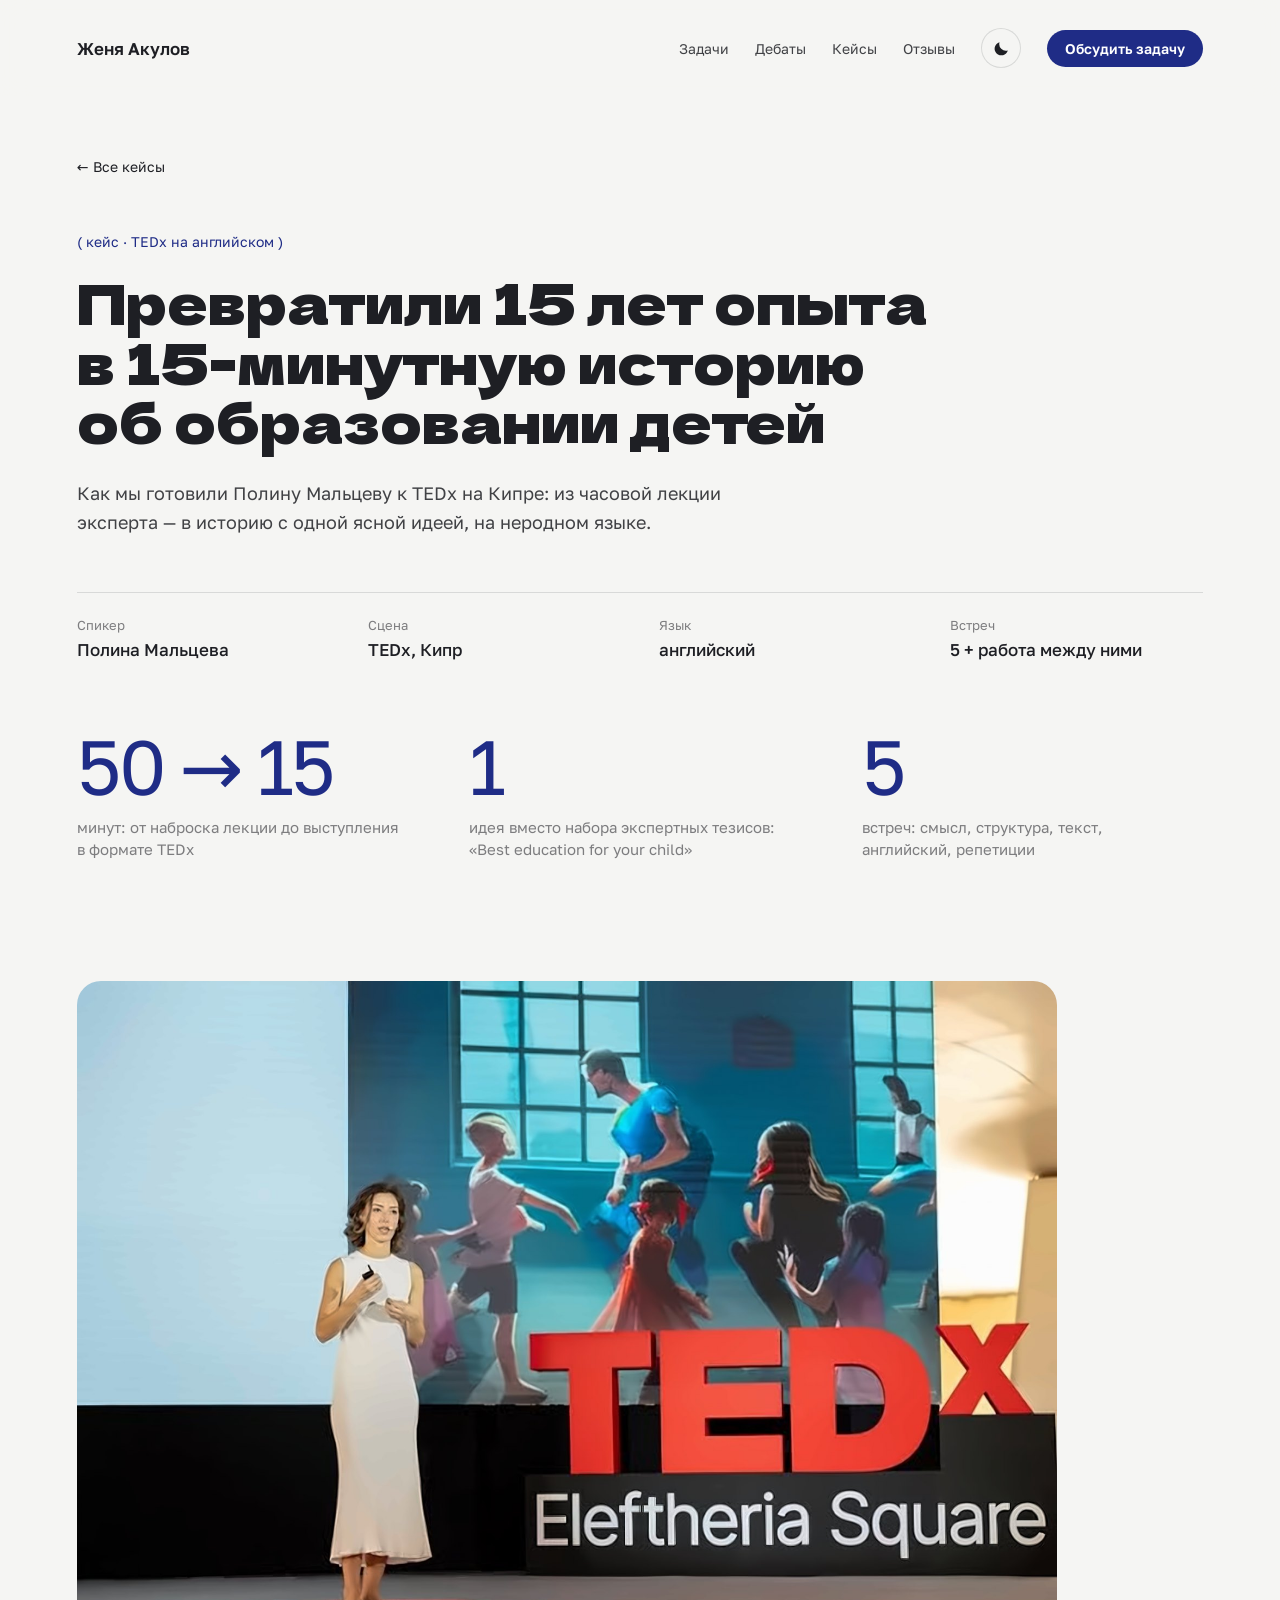
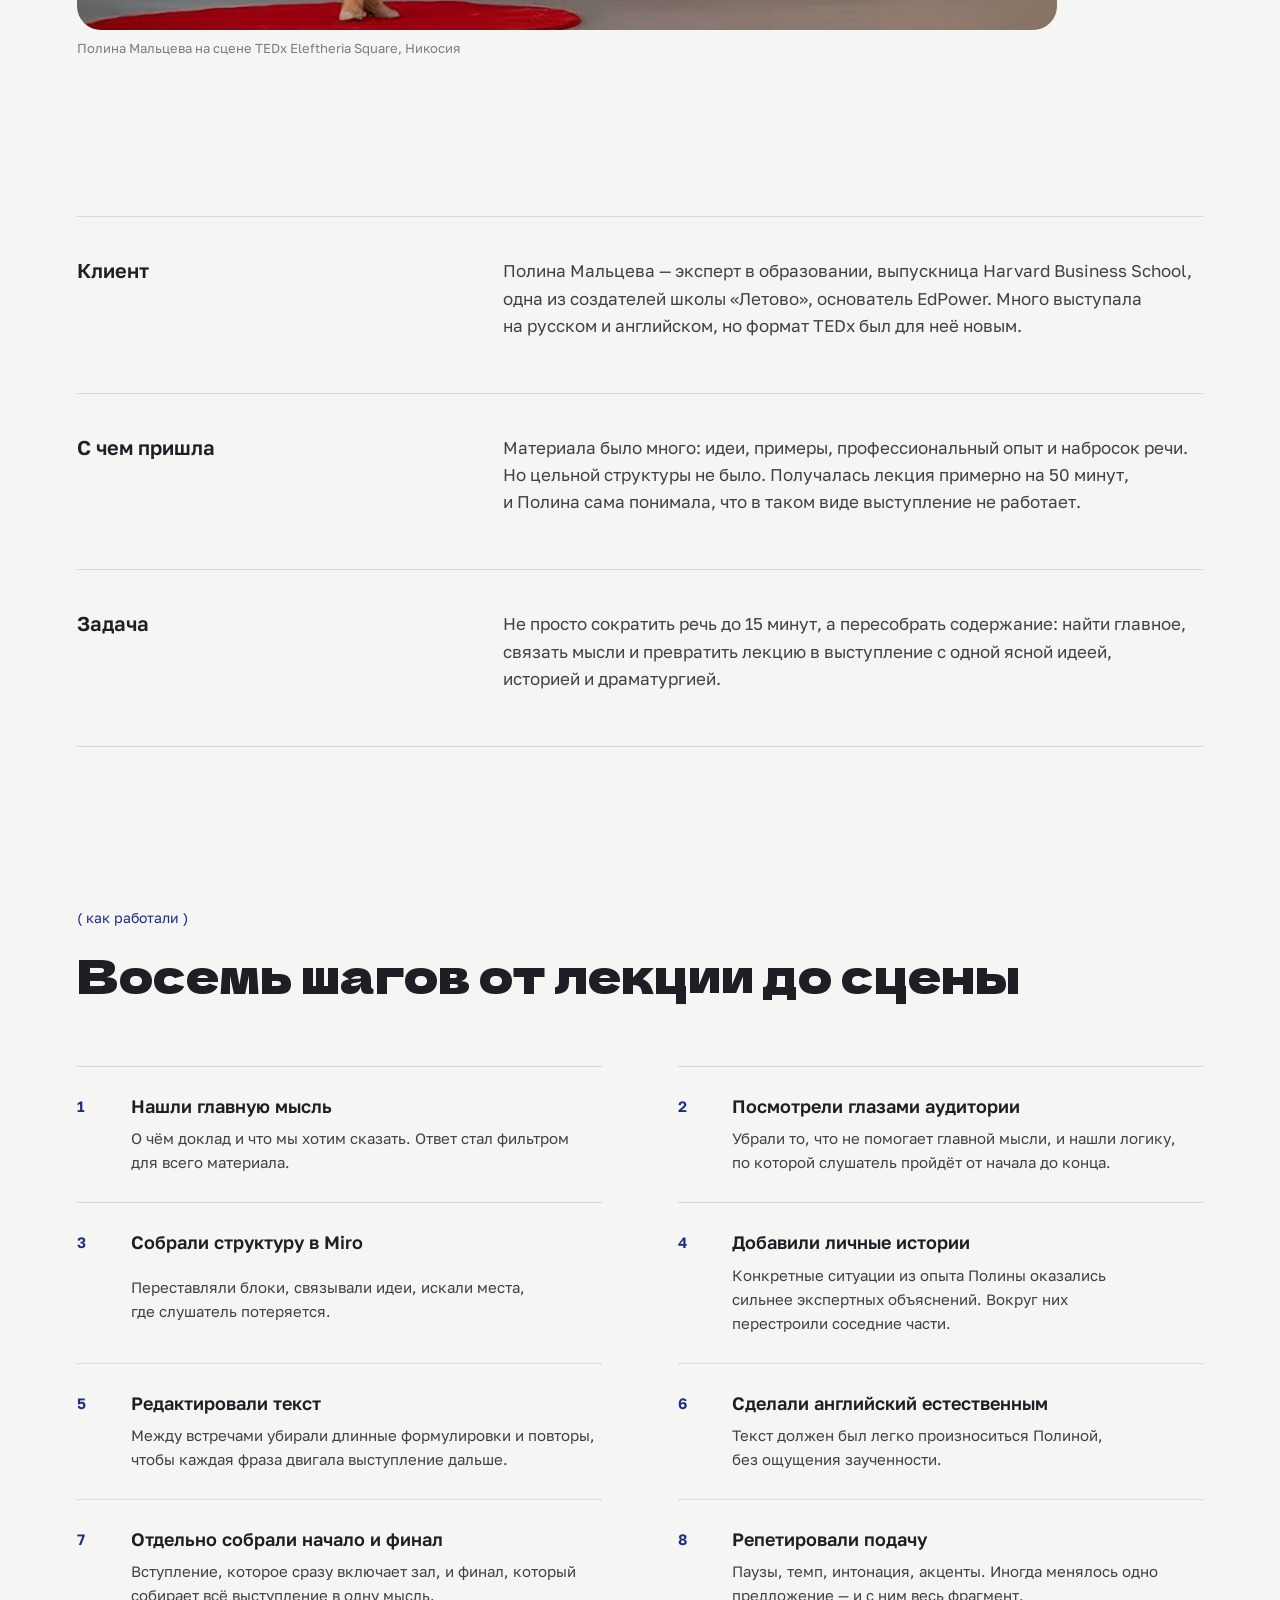
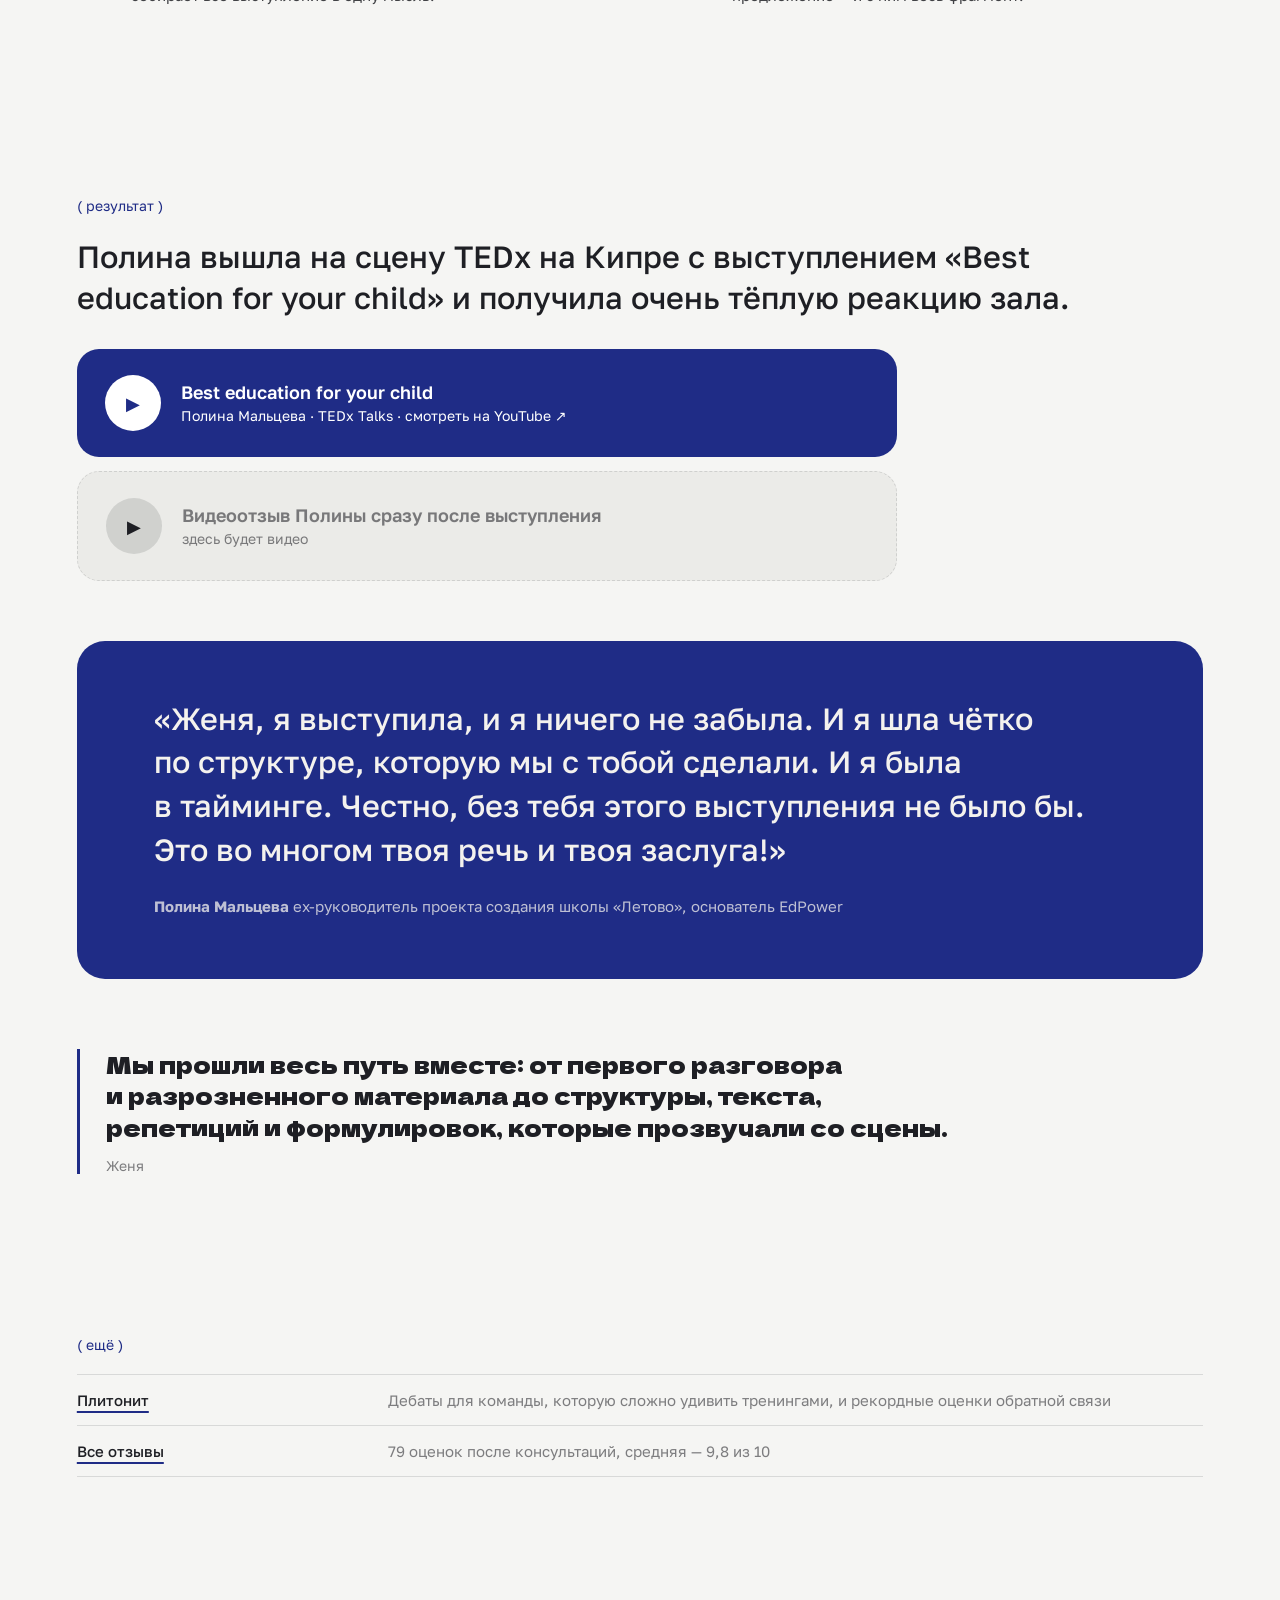
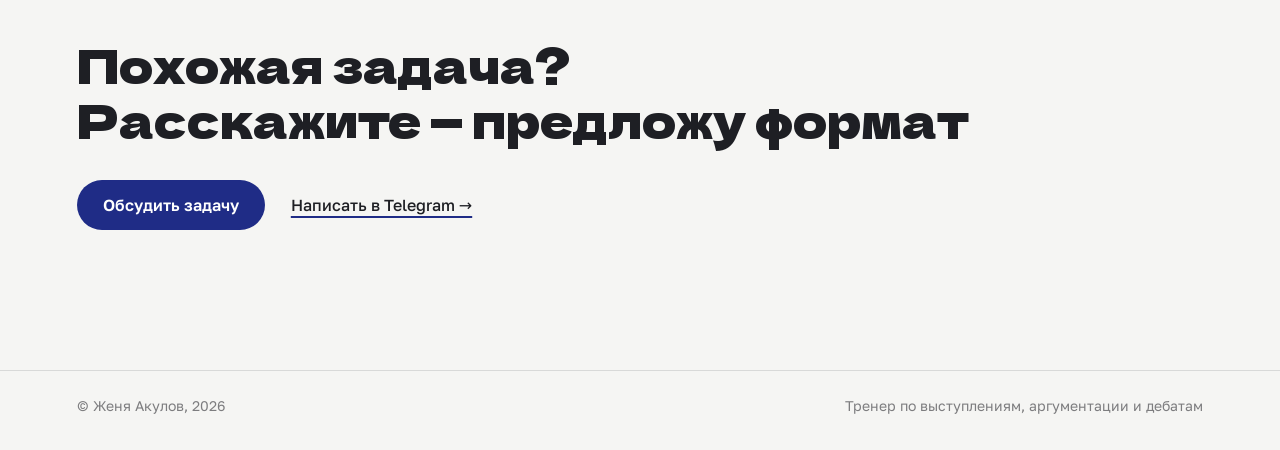
<file: case-tedx.html>
<!doctype html><html lang="ru"><head><meta charset="utf-8"><meta name="viewport" content="width=device-width,initial-scale=1"><title>Кейс: TEDx, Полина Мальцева · Женя Акулов</title><meta name="description" content="Кейс: как Полина Мальцева подготовила выступление на TEDx на английском — из часовой лекции в 15-минутную историю."><meta property="og:type" content="website"><meta property="og:title" content="Кейс: TEDx, Полина Мальцева · Женя Акулов"><meta property="og:description" content="Кейс: как Полина Мальцева подготовила выступление на TEDx на английском — из часовой лекции в 15-минутную историю."><meta property="og:image" content="https://zhenya-akulov.vercel.app/img/og.jpg"><meta name="twitter:card" content="summary_large_image"><link rel="icon" href="favicon.svg" type="image/svg+xml"><meta name="theme-color" content="#1F2C86"><style>@font-face{font-family:'Golos Text';font-weight:400;font-display:swap;src:url(fonts/golos-text-cyrillic-400-normal.woff2) format('woff2');unicode-range:U+0301,U+0400-045F,U+0490-0491,U+04B0-04B1,U+2116}
@font-face{font-family:'Golos Text';font-weight:400;font-display:swap;src:url(fonts/golos-text-latin-400-normal.woff2) format('woff2');unicode-range:U+0000-00FF,U+0131,U+0152-0153,U+02BB-02BC,U+02C6,U+02DA,U+02DC,U+0304,U+0308,U+0329,U+2000-206F,U+20AC,U+2122,U+2191,U+2193,U+2212,U+2215,U+FEFF,U+FFFD}
@font-face{font-family:'Golos Text';font-weight:500;font-display:swap;src:url(fonts/golos-text-cyrillic-500-normal.woff2) format('woff2');unicode-range:U+0301,U+0400-045F,U+0490-0491,U+04B0-04B1,U+2116}
@font-face{font-family:'Golos Text';font-weight:500;font-display:swap;src:url(fonts/golos-text-latin-500-normal.woff2) format('woff2');unicode-range:U+0000-00FF,U+0131,U+0152-0153,U+02BB-02BC,U+02C6,U+02DA,U+02DC,U+0304,U+0308,U+0329,U+2000-206F,U+20AC,U+2122,U+2191,U+2193,U+2212,U+2215,U+FEFF,U+FFFD}
@font-face{font-family:'Golos Text';font-weight:600;font-display:swap;src:url(fonts/golos-text-cyrillic-600-normal.woff2) format('woff2');unicode-range:U+0301,U+0400-045F,U+0490-0491,U+04B0-04B1,U+2116}
@font-face{font-family:'Golos Text';font-weight:600;font-display:swap;src:url(fonts/golos-text-latin-600-normal.woff2) format('woff2');unicode-range:U+0000-00FF,U+0131,U+0152-0153,U+02BB-02BC,U+02C6,U+02DA,U+02DC,U+0304,U+0308,U+0329,U+2000-206F,U+20AC,U+2122,U+2191,U+2193,U+2212,U+2215,U+FEFF,U+FFFD}
@font-face{font-family:'Golos Text';font-weight:700;font-display:swap;src:url(fonts/golos-text-cyrillic-700-normal.woff2) format('woff2');unicode-range:U+0301,U+0400-045F,U+0490-0491,U+04B0-04B1,U+2116}
@font-face{font-family:'Golos Text';font-weight:700;font-display:swap;src:url(fonts/golos-text-latin-700-normal.woff2) format('woff2');unicode-range:U+0000-00FF,U+0131,U+0152-0153,U+02BB-02BC,U+02C6,U+02DA,U+02DC,U+0304,U+0308,U+0329,U+2000-206F,U+20AC,U+2122,U+2191,U+2193,U+2212,U+2215,U+FEFF,U+FFFD}
@font-face{font-family:'Dela Gothic One';font-weight:400;font-display:swap;src:url(fonts/dela-gothic-one-cyrillic-400-normal.woff2) format('woff2');unicode-range:U+0301,U+0400-045F,U+0490-0491,U+04B0-04B1,U+2116}
@font-face{font-family:'Dela Gothic One';font-weight:400;font-display:swap;src:url(fonts/dela-gothic-one-latin-400-normal.woff2) format('woff2');unicode-range:U+0000-00FF,U+0131,U+0152-0153,U+02BB-02BC,U+02C6,U+02DA,U+02DC,U+0304,U+0308,U+0329,U+2000-206F,U+20AC,U+2122,U+2191,U+2193,U+2212,U+2215,U+FEFF,U+FFFD}
@font-face{font-family:'Gearz';font-weight:700;src:url(fonts/gearz-b.woff2) format('woff2')}
*{box-sizing:border-box}html,body{margin:0}
body{background:transparent;font-family:'Golos Text',system-ui,sans-serif;-webkit-font-smoothing:antialiased}
.page{max-width:1440px;margin:0 auto}
.tool{position:sticky;top:0;z-index:50;display:flex;flex-wrap:wrap;gap:8px 18px;padding:10px 16px;background:rgba(24,24,27,.9);backdrop-filter:blur(10px)}
.tool>div{display:flex;gap:6px}
.tool button{font:500 14px 'Golos Text';border:0;border-radius:99px;padding:8px 14px;background:rgba(255,255,255,.1);color:#eee;cursor:pointer}
.tool button.on{background:#2F43C4;color:#fff}
@media (max-width:700px){.tool{position:static}}

.f-gearz{--disp:'Gearz';--dw:700;--ls:-.01em;--k:1}
.f-dela{--disp:'Dela Gothic One';--dw:400;--ls:-.01em;--k:.88}

.dark{--bg:#232327;--sf:#2D2D32;--ink:#F4F2EE;--mut:rgba(244,242,238,.8);--mut2:rgba(244,242,238,.55);--line:rgba(244,242,238,.13);--acc:#3D52D6;--acct:#9AA8FF;--hl:#1F2C86;--hlt:#F4F2EE;--btn:#2F43C4;--btnt:#FFFFFF}
.light{--bg:#F5F5F3;--sf:#EBEBE8;--ink:#1E1F24;--mut:rgba(30,31,36,.84);--mut2:rgba(30,31,36,.56);--line:rgba(30,31,36,.13);--acc:#1F2C86;--acct:#1F2C86;--hl:#1F2C86;--hlt:#F4F2EE;--btn:#1F2C86;--btnt:#FFFFFF}

.site{container-type:inline-size;background:var(--bg);color:var(--ink);overflow:hidden}
.site a{color:inherit;cursor:pointer}
.site h1,.site h2{font-family:var(--disp);font-weight:var(--dw);letter-spacing:var(--ls)}
.site h3{font:600 20px/1.3 'Golos Text';margin:0}
.site p{line-height:1.6}
img{display:block;max-width:100%}figure{margin:0}figcaption{font-size:13px;color:var(--mut);margin-top:10px}
.btn{display:inline-flex;align-items:center;white-space:nowrap;padding:15px 26px;border-radius:99px;font:600 16px 'Golos Text';text-decoration:none;border:0;cursor:pointer;background:var(--btn);color:var(--btnt)!important}
.btn.sm{padding:10px 18px;font-size:14px}
.lnk,.u{font-weight:500;text-decoration:underline;text-decoration-color:var(--acc);text-decoration-thickness:2px;text-underline-offset:5px}
.row{display:flex;gap:26px;align-items:center;flex-wrap:wrap}
.lbl{font-size:14px;color:var(--acct);margin:0 0 18px}

.nav{display:flex;align-items:center;gap:26px;padding:28px 6cqw}
.nav .logo{font-weight:600;font-size:17px;margin-right:auto}
.nav .links{display:flex;gap:26px;font-size:14px;color:var(--mut)}
.h{display:grid;grid-template-columns:1.3fr 1fr;gap:7cqw;padding:80px 6cqw 120px;align-items:center}
.hi{font-size:18px;color:var(--mut);margin:0 0 18px}
.site h1{font-size:calc(clamp(42px,5.4cqw,80px)*var(--k));line-height:1.04;margin:0 0 36px}
.acc{color:var(--acct)}
.strike{position:relative;color:var(--mut);opacity:.6;white-space:nowrap;margin-right:.15em}
.strike::after{content:'';position:absolute;left:-4%;right:-4%;top:50%;height:.11em;background:var(--acc);transform:rotate(-4deg)}
.lead{font-size:18px;color:var(--mut);max-width:560px;margin:0 0 36px}
.hph{position:relative;transform:rotate(2.5deg)}
.hph img{width:100%;aspect-ratio:4/5;object-fit:cover;object-position:50% 22%;border-radius:24px}
.glass{position:absolute;left:24px;bottom:28px;padding:12px 20px;border-radius:99px;font-size:15px;font-weight:500;color:#fff;background:rgba(35,35,39,.3);border:1px solid rgba(255,255,255,.45);backdrop-filter:blur(10px);-webkit-backdrop-filter:blur(10px);transform:rotate(-4deg)}
.facts{display:grid;grid-template-columns:repeat(4,1fr);gap:4cqw;padding:0 6cqw;border-top:1px solid var(--line);margin:0 6cqw;padding:28px 0 0}
.facts p{margin:0;font-size:15px;color:var(--mut);line-height:1.45}.facts b{display:block;font-size:30px;font-weight:600;color:var(--ink);margin-bottom:4px;letter-spacing:-.02em}
.logos{padding:36px 6cqw 0;margin:0;font-size:14px;color:var(--mut);max-width:1100px}

section{padding:160px 6cqw 0}
section>h2,.ag h2,.cg h2{font-size:calc(clamp(34px,4.2cqw,62px)*var(--k));line-height:1.05;margin:0 0 64px;max-width:1000px}

.trow{display:grid;grid-template-columns:160px 1fr 1.2fr;gap:4cqw;padding:34px 0;border-top:1px solid var(--line)}
.trow:last-child{border-bottom:1px solid var(--line)}
.tk{margin:2px 0 0;font-size:15px;color:var(--acct)}
.tm h3{margin-bottom:14px}.meta{margin:0;font-size:14px;color:var(--mut);line-height:1.6}
.td p{margin:0 0 12px;font-size:16px;color:var(--mut)}
details summary{list-style:none;cursor:pointer;font-size:14px;font-weight:500;color:var(--ink);display:inline-flex;gap:8px;align-items:center}
details summary::-webkit-details-marker{display:none}
details summary::after{content:'+';font-size:18px;transition:transform .2s;color:var(--acct)}
details[open] summary::after{transform:rotate(45deg)}
details p,details ol{font-size:15px;color:var(--mut);line-height:1.6;margin:12px 0 0}details ol{padding-left:18px}

.pcols{display:grid;grid-template-columns:repeat(3,1fr);gap:5cqw}
.pc{border-top:2px solid var(--acc);padding-top:26px}
.pc h3{font-size:21px;margin-bottom:16px}
.pc>p{font-size:16px;color:var(--mut);margin:0 0 14px}
.pc .q{margin:26px 0 0;font-size:15px;font-style:italic;color:var(--ink)}.pc .q span{display:block;font-style:normal;font-size:13px;color:var(--mut);margin-top:6px}

.ag{display:grid;grid-template-columns:1.1fr 1fr;gap:7cqw;align-items:center}
.ag .big img{width:100%;aspect-ratio:4/5;object-fit:cover;border-radius:24px}
.ag h2{margin-bottom:30px}
.ag p{font-size:17px;color:var(--mut);margin:0 0 16px;max-width:560px}
.dash{list-style:none;padding:0;margin:30px 0 0}.dash li{padding:12px 0;border-top:1px solid var(--line);font-size:15px}

.wide img{width:100%;height:440px;object-fit:cover;border-radius:24px}
.dg{display:grid;grid-template-columns:1fr 1fr;gap:6cqw;margin-top:56px}
.dg p{font-size:17px;color:var(--mut);margin:0 0 14px}
.dg .small{font-size:15px;margin-top:26px}
.fl{margin:0}.fl dt{font-weight:600;font-size:17px;padding-top:18px;border-top:1px solid var(--line)}.fl dd{margin:4px 0 18px;color:var(--mut);font-size:15px}
.cred2{margin:44px 0 0;font-size:14px;color:var(--mut);max-width:900px}

.cases article{display:grid;grid-template-columns:1fr 1.2fr;gap:6cqw;align-items:center;padding:56px 0;border-top:1px solid var(--line)}
.cases .num{margin:0;font-size:clamp(64px,8cqw,124px);font-weight:400;line-height:.9;letter-spacing:-.04em;color:var(--acct)}.num small{display:block;font-size:16px;letter-spacing:0;color:var(--mut);margin-top:12px}
.tag{font-size:13px;color:var(--mut);margin:0 0 12px}
.cases h3{font-size:24px;line-height:1.25;margin-bottom:16px}
.cases article p{font-size:16px;color:var(--mut)}
.c2 img{width:100%;aspect-ratio:4/3;object-fit:cover;border-radius:24px}
.cases .score{font-size:30px;font-weight:600;color:var(--ink)!important;margin:18px 0 0}.score span{display:block;font-size:14px;font-weight:400;color:var(--mut)}
.row2{display:flex;gap:24px;margin-top:20px}
.mini{list-style:none;padding:0;margin:0;border-top:1px solid var(--line)}
.mini li{display:grid;grid-template-columns:260px 1fr;gap:4cqw;padding:16px 0;border-bottom:1px solid var(--line);font-size:15px}.mini span{color:var(--mut)}

.sg{display:grid;grid-template-columns:.8fr 1.3fr;gap:6cqw;align-items:start}
.sg img{width:100%;aspect-ratio:4/5;object-fit:cover;border-radius:24px;transform:rotate(-2deg)}
.sg p{font-size:17px;color:var(--mut);margin:0 0 16px}
.edu{display:grid;grid-template-columns:120px 1fr;gap:10px 20px;margin:34px 0 0;font-size:15px}.edu dt{color:var(--acct)}.edu dd{margin:0;color:var(--mut)}
.tl{list-style:none;padding:0;margin:80px 0 0;display:grid;grid-template-columns:repeat(4,1fr);gap:20px}
.tl img{width:100%;aspect-ratio:3/2;object-fit:cover;border-radius:16px;margin-bottom:12px}.tl span{font-size:14px;color:var(--mut)}

.bq{margin:0 0 70px;padding:56px 6cqw 46px;border-radius:28px;background:var(--hl);color:var(--hlt)}
.bq>p{font-size:clamp(22px,2.4cqw,32px);line-height:1.35;margin:0 0 26px;font-weight:500;max-width:1000px}
.bq footer{font-size:15px;opacity:.75;margin-bottom:18px}.bq summary{color:var(--hlt)}.bq summary::after{color:var(--hlt)}.bq details p{color:var(--hlt);opacity:.8;max-width:900px}
.sqs{display:grid;grid-template-columns:1fr 1fr;gap:50px 6cqw;margin-bottom:50px}
.sq p{margin:0;font-size:18px;line-height:1.55}.sq .w{font-size:14px;color:var(--mut);margin-top:12px}.sq .w b{color:var(--ink);font-weight:600}

.qs details{display:block;border-top:1px solid var(--line);padding:24px 0}.qs details:last-child{border-bottom:1px solid var(--line)}
.qs summary{font-size:19px;display:flex;justify-content:space-between;width:100%}.qs details p{font-size:16px;max-width:760px}
.contact{padding-bottom:140px}
.cg{display:grid;grid-template-columns:1.2fr 1fr;gap:7cqw}
.cg h2{margin-bottom:22px}.cg p{font-size:17px;color:var(--mut);margin:0 0 30px}
.cl{display:grid;grid-template-columns:120px 1fr;gap:12px 20px;margin:0;font-size:17px}.cl dt{color:var(--mut)}.cl dd{margin:0}
form{display:flex;flex-direction:column;gap:6px;padding-top:6px}
form input,form textarea{font:17px 'Golos Text';padding:16px 0;border:0;border-bottom:1px solid var(--line);background:transparent;color:var(--ink);outline:0}
form input::placeholder,form textarea::placeholder{color:var(--mut)}
form .btn{margin-top:26px;align-self:flex-start}form small{font-size:12px;color:var(--mut);margin-top:12px}
.foot{display:flex;justify-content:space-between;flex-wrap:wrap;gap:8px;padding:26px 6cqw 36px;font-size:14px;color:var(--mut);border-top:1px solid var(--line)}

@container (max-width:760px){
 .nav{padding:18px 20px}.nav .links{display:none}
 .h,.ag,.dg,.cases article,.sg,.cg,.pcols,.sqs{grid-template-columns:1fr}
 .h{padding:30px 20px 70px;gap:44px}.hph{transform:rotate(1.5deg);margin:0 6px}
 .facts{grid-template-columns:1fr 1fr;margin:0 20px;gap:22px}.logos{padding:28px 20px 0}
 section{padding:100px 20px 0}section>h2,.ag h2,.cg h2{margin-bottom:40px}
 .trow{grid-template-columns:1fr;gap:10px}
 .mini li{grid-template-columns:1fr;gap:4px}
 .wide img{height:240px}.tl{grid-template-columns:1fr 1fr}
 .bq{padding:36px 22px}.contact{padding-bottom:80px}.foot{padding:22px 20px}
 .cases article{gap:26px}
}

figcaption,.meta,.tag,.facts p,.logos,.mini span,.sq .w,.foot,.cred2,.tl span,.pc .q span,form small,.cl dt,.hi,.num small{color:var(--mut2)!important}
.facts b,.sq .w b{color:var(--ink)!important}
.sg{grid-template-columns:1.4fr 1fr}
.bigq{position:relative;margin-top:160px;height:680px;overflow:hidden}
.bigq img{width:100%;height:100%;object-fit:cover;object-position:80% 30%}
.bigq::after{content:'';position:absolute;inset:0;background:linear-gradient(90deg,rgba(20,20,24,.88) 0%,rgba(20,20,24,.6) 45%,rgba(20,20,24,0) 75%)}
.bigq blockquote{position:absolute;z-index:2;left:6cqw;bottom:80px;margin:0;max-width:640px;color:#F4F2EE;font-family:var(--disp);font-weight:var(--dw);letter-spacing:var(--ls);font-size:calc(clamp(30px,3.8cqw,56px)*var(--k));line-height:1.08}
.bigq blockquote span{display:block;font:400 15px 'Golos Text';letter-spacing:0;color:#9AA8FF;margin-top:24px}
.mid{margin:120px 6cqw 0;padding:44px 0;border-top:1px solid var(--line);border-bottom:1px solid var(--line);display:flex;justify-content:space-between;align-items:center;gap:30px;flex-wrap:wrap}
.mid p{margin:0;font-size:clamp(20px,2cqw,26px);font-weight:500;max-width:560px;line-height:1.35}
.cases .c2{grid-template-columns:1fr 1.2fr}
@container (max-width:760px){.bigq{height:520px;margin-top:100px}.bigq img{object-position:78% 30%}.bigq::after{background:linear-gradient(0deg,rgba(20,20,24,.92) 0%,rgba(20,20,24,.5) 55%,rgba(20,20,24,0) 85%)}.bigq blockquote{left:20px;right:20px;bottom:40px}.mid{margin:80px 20px 0}.sg{grid-template-columns:1fr}}

.tg{display:grid;grid-template-columns:.8fr 1.6fr;gap:5cqw;align-items:start}
.tph{position:sticky;top:80px}.tph img{width:100%;aspect-ratio:3/4;object-fit:cover;object-position:60% 50%;border-radius:24px}
.rows .trow{grid-template-columns:1fr 1.15fr;gap:3cqw}
.rows .trow:first-child{border-top:0;padding-top:0}
.tm .tk{margin:0 0 8px}
.pc .q{margin:0 0 22px!important;font-size:19px!important;line-height:1.45;font-style:normal!important;color:var(--ink)}
.pc .q span{font-size:13px}
.pc h3{font-size:16px!important;font-weight:500!important;color:var(--acct);margin-bottom:18px}
.sbig img{width:100%;aspect-ratio:4/5;object-fit:cover;border-radius:24px;transform:rotate(2deg)}
.sbig{margin-bottom:40px}
.tl{grid-template-columns:repeat(3,1fr)}
@container (max-width:760px){.tg{grid-template-columns:1fr}.tph{position:static}.tph img{aspect-ratio:4/3}.rows .trow{grid-template-columns:1fr}.tl{grid-template-columns:1fr 1fr}}

.mq2{margin:44px 0 0;padding-left:22px;border-left:3px solid var(--acc);font-family:var(--disp);font-weight:var(--dw);letter-spacing:var(--ls);font-size:calc(clamp(22px,2.2cqw,30px)*var(--k));line-height:1.2;color:var(--ink);max-width:620px}
.tph img{object-position:58% 50%}

.nav a.logo{text-decoration:none;font-weight:600;font-size:17px;margin-right:auto}
.nav .links a{text-decoration:none}
.nav .links a:hover{color:var(--ink)}
.theme{font:500 13px 'Golos Text';color:var(--ink);background:transparent;border:0;box-shadow:inset 0 0 0 1px var(--line);border-radius:99px;padding:9px 14px 9px 34px;cursor:pointer;position:relative;white-space:nowrap}
.theme::before{content:'';position:absolute;left:12px;top:50%;width:14px;height:14px;margin-top:-7px;border-radius:50%;background:linear-gradient(90deg,var(--ink) 50%,transparent 50%);box-shadow:inset 0 0 0 1.5px var(--ink)}
.light .tt-l,.dark .tt-d{display:none}
.site{transition:background-color .35s,color .35s}
.rv-in{opacity:0;transform:translateY(22px);transition:opacity .7s ease,transform .7s cubic-bezier(.2,.7,.2,1)}
.rv-in.on{opacity:1;transform:none}
.strike.draw::after{transform-origin:left center;animation:strk .7s .5s cubic-bezier(.6,0,.2,1) both}
@keyframes strk{from{transform:rotate(-4deg) scaleX(0)}to{transform:rotate(-4deg) scaleX(1)}}
.lnk,.u,.btn{transition:opacity .2s,transform .2s}.btn:hover{transform:translateY(-1px)}
.vids{margin-top:80px}.vlab{font-size:14px;color:var(--acct);margin:0 0 22px}
.vg{display:grid;grid-template-columns:repeat(4,1fr);gap:18px}
.vc{display:flex;flex-direction:column;gap:8px;padding:22px;border-radius:20px;background:var(--sf);text-decoration:none;min-height:190px}
.vc .pl{width:44px;height:44px;border-radius:50%;display:grid;place-items:center;background:var(--btn);color:var(--btnt);font-size:14px;margin-bottom:auto}
.vc b{font-size:16px;font-weight:600;line-height:1.3;margin-top:22px}.vc>span:last-child{font-size:13px;color:var(--mut2)}
.vc:hover{transform:translateY(-2px)}.vc{transition:transform .2s}
@container (max-width:760px){.theme{padding:8px 10px 8px 30px;font-size:12px}.vg{grid-template-columns:1fr 1fr}.nav{gap:10px}.nav .btn.sm{display:none}}
.nw{white-space:nowrap}

/* ===== typography pass ===== */
.f-dela{--ls:0em}
.site h1,.site h2,.site h3{text-wrap:balance}
.site p,.site dd,.site li,.site blockquote{text-wrap:pretty}
.site h1{line-height:1.12}
section>h2,.ag h2,.cg h2,.phead h1,.pcta h2{line-height:1.15}
.site .mq2{max-width:880px;font-size:calc(clamp(22px,2.1cqw,29px)*var(--k));line-height:1.32;padding-left:26px}
.sg>div:first-child{min-width:0}
.bigq blockquote{max-width:780px;line-height:1.22}
.kor{max-width:none}
.kor blockquote{max-width:1000px;line-height:1.28}
.kor p{max-width:860px;line-height:1.6}
.bq>p{line-height:1.42}
.cases .num{line-height:1}
.lead{line-height:1.6}
.sq p{line-height:1.6}
.pc .q{line-height:1.5}
.pc h3{line-height:1.4}
.trow h3,.cases h3,.crow h3,.steps h3{line-height:1.3}
.facts b{line-height:1.1}
.site h1{text-wrap:wrap}
.site .mq2.wide2{max-width:1000px;margin:90px 0 0;font-size:calc(clamp(24px,2.6cqw,36px)*var(--k));line-height:1.3}
.site .mq2.wide2{max-width:none;font-size:calc(clamp(24px,2.9cqw,40px)*var(--k))}
.site .mq2.col{max-width:none;margin:48px 0 0;font-size:calc(clamp(22px,2.2cqw,30px)*var(--k));line-height:1.32}
@container (max-width:760px){section>h2,.ag h2,.cg h2,.pcta h2{font-size:calc(27px*var(--k))}.site h1,.site h2{hyphens:auto;-webkit-hyphens:auto}}
@container (max-width:760px){section>h2.hl2{font-size:min(calc(27px*var(--k)),6.6cqw);white-space:normal}}
@container (max-width:760px){section>h2.hl2{font-size:min(calc(27px*var(--k)),6.2cqw)}section>h2.hl2 span{display:block}}
.tgbox{padding:40px;border-radius:24px;background:var(--sf);align-self:start}
.tgq{font-size:19px!important;line-height:1.5;color:var(--ink)!important;margin:0 0 28px!important}
.btn.big{padding:18px 32px;font-size:17px}
.tgs{font-size:14px!important;color:var(--mut2)!important;margin:16px 0 0!important}
@container (max-width:760px){.tgbox{padding:26px}}

/* ===== round 2: theme icon + mobile rhythm ===== */
.site .theme{width:40px;height:40px;padding:0;display:grid;place-items:center;flex:none;border-radius:50%;box-shadow:inset 0 0 0 1px var(--line);transition:box-shadow .2s,transform .3s}
.site .theme::before{content:none}
.site .theme:hover{box-shadow:inset 0 0 0 1.5px var(--ink);transform:rotate(-15deg)}
.theme svg{width:19px;height:19px;fill:none;stroke:var(--ink);stroke-width:1.8;stroke-linecap:round;stroke-linejoin:round}
.theme .ic-moon{fill:var(--ink);stroke:none}
.light .ic-sun{display:none}.dark .ic-moon{display:none}
.site h1,.site h2{hyphens:manual!important;-webkit-hyphens:manual!important}
@container (max-width:760px){
 .site h1{font-size:calc(34px*var(--k))}
 .cases article,.cases .c2{grid-template-columns:1fr!important}
 .ag figure{order:2}.ag .big img{aspect-ratio:4/3}
 .sbig img{aspect-ratio:4/3;transform:rotate(-1.5deg)}
 .tl{display:flex!important;overflow-x:auto;scroll-snap-type:x mandatory;gap:12px;margin-right:-20px;padding-right:20px;scrollbar-width:none}
 .tl::-webkit-scrollbar{display:none}
 .tl li{flex:0 0 72%;scroll-snap-align:start}
 .tph img{aspect-ratio:16/10}
 .site .theme{width:38px;height:38px}
}
/* mobile trims */
.more-m>summary{display:none}
.tph img{object-position:50% 40%}
@container (max-width:760px){
 .more-m>summary{display:flex;padding:18px 0;border-top:1px solid var(--line);font-size:16px;justify-content:space-between;width:100%}
 .sqs .sq:nth-child(n+4){display:none}
 .vg{display:flex!important;overflow-x:auto;scroll-snap-type:x mandatory;margin-right:-20px;padding-right:20px;scrollbar-width:none}
 .vg::-webkit-scrollbar{display:none}
 .vc{flex:0 0 64%;scroll-snap-align:start;min-height:160px}
 .tph img{aspect-ratio:4/5}
}
@container (max-width:760px){.tph img{aspect-ratio:1/1}}
/* reviews separation */
.sq{padding-top:24px;border-top:1px solid var(--line)}
.sq p:first-child::before{content:'';display:block;width:28px;height:3px;background:var(--acc);margin-bottom:16px;border-radius:2px}
.sq .w{margin-top:14px!important}
/* mobile type scale -1 step */
@container (max-width:760px){
 .site p,.site li,.site dd,.site dt{font-size:15px}
 .lead,.ag p,.sg p,.dg p,.appr p,.td p,.crow p,.cases article p,.kor p,.two p{font-size:15px!important;line-height:1.6}
 .sq p{font-size:15.5px!important;line-height:1.55}
 .sq .w,.meta,.tag,.facts p,.logos,.mini span,figcaption,.cred2,.tl span,.edu,.cl,.vc>span:last-child,.cm span,.lk,.ls{font-size:13px!important}
 .sqs{gap:34px!important}
 .pc .q{font-size:16px!important}
 .bq>p{font-size:18px!important}
 .site h3,.trow h3,.cases h3,.crow h3,.steps h3{font-size:17px!important}
 .facts b{font-size:24px}
 .qs summary{font-size:16px!important}
 .cl{font-size:15px!important}
 .tgq{font-size:16px!important}
 .mid p{font-size:18px!important}
 .site .mq2,.site .mq2.col{font-size:calc(19px*var(--k))!important}
 .bigq blockquote{font-size:calc(24px*var(--k))!important}
 .kor blockquote{font-size:calc(21px*var(--k))!important}
 .lq,.aqt,.cm p{font-size:15px!important}
 .big{font-size:19px!important}
 .num,.cases .num{font-size:52px!important}
 .bign b{font-size:46px!important}
}
@container (max-width:760px){section>h2,.ag h2,.cg h2,.pcta h2,.sg h2{font-size:min(calc(25px*var(--k)),7.2cqw)}.site h1{font-size:min(calc(32px*var(--k)),9cqw)}}
/* video thumbs */
.site .vc{padding:0;overflow:hidden;min-height:0;gap:6px}
.vth{position:relative;display:block;aspect-ratio:16/10;overflow:hidden;margin-bottom:6px}
.vth img{width:100%;height:100%;object-fit:cover;transition:transform .4s}
.vc:hover .vth img{transform:scale(1.04)}
.vth .pl{position:absolute;left:14px;bottom:14px;margin:0!important;box-shadow:0 4px 14px rgba(0,0,0,.3)}
.site .vc b{margin:6px 18px 0}.site .vc>span:last-child{margin:0 18px 20px}
@container (max-width:760px){.site .vc{flex:0 0 78%}}
/* sticky nav + burger */
.site{overflow:clip}
.nav{position:sticky;top:0;z-index:40;background:color-mix(in srgb,var(--bg) 86%,transparent);-webkit-backdrop-filter:blur(14px);backdrop-filter:blur(14px);transition:box-shadow .25s,padding .25s}
.nav.scrolled{box-shadow:0 1px 0 var(--line);padding-top:14px;padding-bottom:14px}
section,[id]{scroll-margin-top:84px}
html{scroll-behavior:smooth}
.burger{display:none;width:38px;height:38px;border:0;border-radius:50%;background:transparent;box-shadow:inset 0 0 0 1px var(--line);cursor:pointer;flex:none;place-items:center;align-content:center;gap:5px;padding:0}
.burger span{display:block;width:16px;height:1.8px;background:var(--ink);border-radius:2px;transition:transform .25s}
.nav.open .burger span:first-child{transform:translateY(3.4px) rotate(45deg)}
.nav.open .burger span:last-child{transform:translateY(-3.4px) rotate(-45deg)}
@container (max-width:760px){
 .burger{display:grid;margin-left:auto}
 .nav .logo{margin-right:0}
 .nav .links{display:flex!important;position:absolute;left:0;right:0;top:100%;flex-direction:column;gap:0;padding:6px 20px 18px;background:var(--bg);box-shadow:0 1px 0 var(--line),0 18px 30px rgba(0,0,0,.08);opacity:0;visibility:hidden;transform:translateY(-6px);transition:opacity .2s,transform .2s,visibility .2s}
 .nav.open .links{opacity:1;visibility:visible;transform:none}
 .nav .links a{font-size:18px;padding:12px 0;border-bottom:1px solid var(--line);color:var(--ink)}
 .nav .links a:last-child{border-bottom:0}
}
.nav a.logo{text-decoration:none;font-weight:600;font-size:17px;margin-right:auto}
.nav .links a{text-decoration:none}
.pin{padding:60px 6cqw 0}
.back{display:inline-block;font-size:14px;color:var(--mut2);text-decoration:none;margin-bottom:56px}
.phead h1{font-size:calc(clamp(38px,5cqw,76px)*var(--k));line-height:1.05;margin:0 0 30px;max-width:1100px}
.phead .lead{max-width:720px}
.meta4{display:grid;grid-template-columns:repeat(4,1fr);gap:3cqw;margin:56px 0 0;padding-top:24px;border-top:1px solid var(--line)}
.meta4 dt{font-size:13px;color:var(--mut2)}.meta4 dd{margin:6px 0 0;font-size:17px;font-weight:500}
.bign{display:grid;grid-template-columns:repeat(3,1fr);gap:4cqw;margin-top:70px}
.bign p{margin:0;font-size:15px;color:var(--mut2);line-height:1.45}
.bign b{display:block;font-size:clamp(52px,6cqw,92px);font-weight:400;letter-spacing:-.04em;line-height:.95;color:var(--acct);margin-bottom:14px}
.pwide{margin:120px 6cqw 0}.pwide img{width:100%;height:520px;object-fit:cover;border-radius:24px}
.crow{display:grid;grid-template-columns:1fr 2fr;gap:6cqw;padding:40px 0;border-top:1px solid var(--line)}
.crow:last-child{border-bottom:1px solid var(--line)}
.crow p{font-size:17px;color:var(--mut);margin:0 0 14px;max-width:720px}.crow b{color:var(--ink);font-weight:600}
.cyc{font-size:16px!important;color:var(--ink)!important;padding:16px 0;border-top:1px solid var(--line);border-bottom:1px solid var(--line)}.cyc i{font-style:normal;color:var(--acct);margin:0 6px}
.steps{list-style:none;padding:0;margin:0;counter-reset:st;display:grid;grid-template-columns:1fr 1fr;gap:0 6cqw}
.steps li{counter-increment:st;padding:28px 0;border-top:1px solid var(--line);display:grid;grid-template-columns:44px 1fr;column-gap:10px}
.steps li::before{content:counter(st);grid-row:span 2;font-size:15px;color:var(--acct);font-weight:600;padding-top:2px}
.steps h3{font-size:18px;margin:0 0 8px}.steps p{margin:0;font-size:15px;color:var(--mut)}
.big{font-size:clamp(22px,2.4cqw,32px)!important;line-height:1.35!important;font-weight:500;max-width:1000px;margin:0 0 30px}
.two{display:grid;grid-template-columns:1fr 1fr;gap:6cqw;margin-bottom:70px}.two p{font-size:17px;color:var(--mut);margin:0}
section .bq{margin-top:60px}
.mq2 span{display:block;font:400 14px 'Golos Text';color:var(--mut2);margin-top:14px;letter-spacing:0}
.vid{display:flex;gap:24px;align-items:center;padding:34px 0;border-top:1px solid var(--line);border-bottom:1px solid var(--line)}
.vid .play{width:72px;height:72px;border-radius:50%;display:grid;place-items:center;background:var(--btn);color:var(--btnt);font-size:22px;flex:none}
.vid b{display:block;font-size:20px;font-weight:600;margin-bottom:6px}.vid span{font-size:14px;color:var(--mut2)}
.aqs{display:grid;grid-template-columns:1fr 1fr;gap:56px 6cqw;margin-top:70px}
.aqt{font-size:18px;line-height:1.55;margin:0}.aq details{margin-top:12px}.aq .w{font-size:14px;color:var(--mut2);margin:14px 0 0}.aq .w b{color:var(--ink);font-weight:600}
.filt{display:flex;flex-wrap:wrap;gap:8px;margin:-24px 0 44px}
.filt button{font:500 14px 'Golos Text';padding:9px 16px;border-radius:99px;border:0;cursor:pointer;background:transparent;color:var(--ink);box-shadow:inset 0 0 0 1px var(--line)}
.filt button.on{background:var(--btn);color:var(--btnt);box-shadow:none}
.cms{columns:3;column-gap:4cqw}
.cm{break-inside:avoid;padding:0 0 30px;margin-bottom:30px;border-bottom:1px solid var(--line)}
.cm p{margin:0 0 10px;font-size:16px;line-height:1.55}.cm span{font-size:13px;color:var(--mut2)}
.pcta{padding-bottom:140px}.pcta h2{margin-bottom:34px}
@container (max-width:760px){
 .pin{padding:30px 20px 0}.back{margin-bottom:34px}
 .meta4{grid-template-columns:1fr 1fr;gap:20px}.bign{grid-template-columns:1fr;gap:30px;margin-top:44px}
 .pwide{margin:70px 20px 0}.pwide img{height:280px}
 .crow,.steps,.two,.aqs{grid-template-columns:1fr}.crow{gap:12px}
 .cms{columns:1}.pcta{padding-bottom:80px}
}
.letters{display:grid;grid-template-columns:1fr 1fr;gap:6cqw}
.letter{display:grid;grid-template-columns:200px 1fr;gap:34px;align-items:start}
.lt{border:0;padding:0;background:none;cursor:zoom-in;display:block}
.lt img{width:100%;aspect-ratio:1/1.414;object-fit:cover;object-position:top;border-radius:6px;box-shadow:0 1px 2px rgba(0,0,0,.12),0 14px 34px rgba(0,0,0,.18);transition:transform .25s}
.letter:nth-child(1) .lt img{transform:rotate(-2deg)}.letter:nth-child(2) .lt img{transform:rotate(1.5deg)}
.lt:hover img{transform:rotate(0) scale(1.03)}
.letter figcaption{margin:0;color:var(--ink)!important;font-size:15px}
.letter b{display:block;font-size:20px;font-weight:600;margin-bottom:6px}
.lk{display:block;color:var(--mut2);margin-bottom:18px}
.lq{display:block;font-size:17px;line-height:1.55;margin-bottom:14px}
.ls{display:block;font-size:13px;color:var(--mut2)}
.lbx{position:fixed;inset:0;z-index:100;background:rgba(15,15,18,.86);display:grid;place-items:center;padding:24px;cursor:zoom-out}
.lbx img{max-height:92vh;max-width:100%;border-radius:4px;box-shadow:0 20px 60px rgba(0,0,0,.5)}
.lbx button{position:absolute;top:16px;right:20px;font-size:34px;line-height:1;border:0;background:none;color:#fff;cursor:pointer}
@container (max-width:760px){.letters{grid-template-columns:1fr;gap:56px}.letter{grid-template-columns:120px 1fr;gap:20px}}
.certs{display:grid;grid-template-columns:1fr 1fr;gap:5cqw}
.cert .lt img{aspect-ratio:1.414/1;object-position:center;transform:none!important}
.cert:nth-child(1) .lt img{transform:rotate(-1deg)!important}.cert:nth-child(2) .lt img{transform:rotate(1deg)!important}
.cert .lt:hover img{transform:scale(1.02)!important}
.cert figcaption{margin-top:22px;color:var(--ink)!important}
.cert b{display:block;font-size:18px;font-weight:600;margin-bottom:6px;line-height:1.35}
.hint{font-size:13px;color:var(--mut2);margin:34px 0 0}
.lt{position:relative}
.lt::after{content:'⤢ открыть';position:absolute;right:10px;bottom:10px;font:500 12px 'Golos Text';padding:5px 10px;border-radius:99px;background:rgba(20,20,24,.75);color:#fff;opacity:0;transition:opacity .2s}
.lt:hover::after,.lt:focus-visible::after{opacity:1}
@media (hover:none){.lt::after{opacity:1}}
@container (max-width:760px){.certs{grid-template-columns:1fr;gap:44px}}
.ph{margin-top:100px}
.phbox{height:460px;border-radius:24px;border:1.5px dashed var(--line);background:var(--sf);display:flex;flex-direction:column;align-items:center;justify-content:center;gap:8px;text-align:center;padding:20px}
.phbox b{font-size:17px;font-weight:600}.phbox span{font-size:14px;color:var(--mut2)}
.vbig,.vph{display:flex;gap:20px;align-items:center;padding:26px 28px;border-radius:22px;margin:0 0 14px;text-decoration:none;max-width:820px}
.vbig{background:var(--btn);color:var(--btnt)!important}.vbig .pl{background:var(--btnt);color:var(--btn)}
.vph{border:1.5px dashed var(--line);background:var(--sf)}.vph .pl{background:var(--line);color:var(--ink)}
.vbig .pl,.vph .pl{width:56px;height:56px;border-radius:50%;display:grid;place-items:center;flex:none;font-size:18px}
.vbig b,.vph b{display:block;font-size:18px;font-weight:600;margin-bottom:4px}.vbig span span,.vbig>span:last-child{font-size:14px}.vph>span:last-child{font-size:14px;color:var(--mut2)}
.vbig:hover{transform:translateY(-2px)}.vbig{transition:transform .2s}
.kor{margin:0 0 70px;padding:50px 0;border-top:1px solid var(--line);border-bottom:1px solid var(--line);max-width:900px}
.kor blockquote{margin:0 0 28px;font-family:var(--disp);font-weight:var(--dw);font-size:calc(clamp(24px,2.8cqw,38px)*var(--k));line-height:1.15}
.kor p{font-size:18px;line-height:1.55;margin:0 0 12px}.kor .w{font-size:14px;color:var(--mut2);margin-top:20px}.kor .w b{color:var(--ink)}
@container (max-width:760px){.phbox{height:260px}.ph{margin-top:60px}}
.kor{max-width:none}.kor blockquote{max-width:1000px;line-height:1.28}.kor p{max-width:860px}
a.vid{text-decoration:none;color:inherit}a.vid:hover .play{transform:scale(1.06)}.vid .play{transition:transform .2s}
.vnote{margin:18px 0 0;font-size:15px}
.vrev{background:var(--sf);color:var(--ink)!important}.vrev .pl{background:var(--btn);color:var(--btnt)}
.vph2{border:1.5px dashed var(--line);background:var(--sf);border-radius:22px;padding:30px}
.vph2 .play{background:var(--line)!important;color:var(--ink)!important}
@container (max-width:760px){.phead h1{font-size:min(calc(32px*var(--k)),7.6cqw)}}
@container (max-width:760px){.phead h1{font-size:min(calc(32px*var(--k)),6.6cqw)}}
.pwide img.natimg{height:auto;max-width:980px;width:100%}
</style></head><body><div class="page"><div class="site light f-dela"><nav class="nav"><a class="logo" href="index.html">Женя Акулов</a><span class="links"><a href="index.html#tasks">Задачи</a><a href="index.html#debates">Дебаты</a><a href="index.html#cases">Кейсы</a><a href="reviews.html">Отзывы</a></span><button class="burger" type="button" aria-label="Меню" aria-expanded="false"><span></span><span></span></button><button class="theme" type="button" aria-label="Сменить тему" title="Сменить тему"><svg class="ic-sun" viewBox="0 0 24 24" aria-hidden="true"><circle cx="12" cy="12" r="4.2"/><path d="M12 2.5v2.6M12 18.9v2.6M2.5 12h2.6M18.9 12h2.6M5.3 5.3l1.8 1.8M16.9 16.9l1.8 1.8M5.3 18.7l1.8-1.8M16.9 7.1l1.8-1.8"/></svg><svg class="ic-moon" viewBox="0 0 24 24" aria-hidden="true"><path d="M20 14.5A8.5 8.5 0 0 1 9.5 4a8.5 8.5 0 1 0 10.5 10.5z"/></svg></button><a class="btn sm" href="index.html#contact">Обсудить задачу</a></nav><header class="phead"><div class="pin"><a class="back" href="index.html#cases">← Все&nbsp;кейсы</a>
<p class="lbl">(&nbsp;кейс · TEDx на&nbsp;английском&nbsp;)</p><h1>Превратили 15&nbsp;лет опыта в&nbsp;<span class="nw">15-минутную</span> историю об&nbsp;образовании&nbsp;детей</h1>
<p class="lead">Как&nbsp;мы&nbsp;готовили Полину Мальцеву к&nbsp;TEDx на&nbsp;Кипре: из&nbsp;часовой лекции эксперта&nbsp;— в&nbsp;историю с&nbsp;одной ясной идеей, на&nbsp;неродном&nbsp;языке.</p>
<dl class="meta4"><div><dt>Спикер</dt><dd>Полина Мальцева</dd></div><div><dt>Сцена</dt><dd>TEDx,&nbsp;Кипр</dd></div><div><dt>Язык</dt><dd>английский</dd></div><div><dt>Встреч</dt><dd>5 + работа между&nbsp;ними</dd></div></dl>
<div class="bign"><p><b>50&nbsp;→&nbsp;15</b>минут: от&nbsp;наброска лекции до&nbsp;выступления в&nbsp;формате&nbsp;TEDx</p><p><b>1</b>идея вместо набора экспертных тезисов: «Best education for your&nbsp;child»</p><p><b>5</b>встреч: смысл, структура, текст, английский, репетиции</p></div></div></header>
<figure class="pwide"><img src="img/polina-tedx.jpg" alt="Полина Мальцева на сцене TEDx Eleftheria Square" class="natimg"><figcaption>Полина Мальцева на&nbsp;сцене TEDx Eleftheria Square, Никосия</figcaption></figure>
<section><div class="crow"><h3>Клиент</h3><div><p>Полина Мальцева&nbsp;— эксперт в&nbsp;образовании, выпускница Harvard Business School, одна из&nbsp;создателей школы «Летово», основатель EdPower. Много выступала на&nbsp;русском и&nbsp;английском, но&nbsp;формат TEDx был для&nbsp;неё&nbsp;новым.</p></div></div><div class="crow"><h3>С&nbsp;чем&nbsp;пришла</h3><div><p>Материала было много: идеи, примеры, профессиональный опыт и&nbsp;набросок речи. Но&nbsp;цельной структуры не&nbsp;было. Получалась лекция примерно на&nbsp;50&nbsp;минут, и&nbsp;Полина сама понимала, что&nbsp;в&nbsp;таком виде выступление не&nbsp;работает.</p></div></div><div class="crow"><h3>Задача</h3><div><p>Не&nbsp;просто сократить речь до&nbsp;15&nbsp;минут, а&nbsp;пересобрать содержание: найти главное, связать мысли и&nbsp;превратить лекцию в&nbsp;выступление с&nbsp;одной ясной идеей, историей и&nbsp;драматургией.</p></div></div></section>
<section><p class="lbl">(&nbsp;как&nbsp;работали&nbsp;)</p><h2>Восемь шагов от&nbsp;лекции до&nbsp;сцены</h2><ol class="steps"><li><h3>Нашли главную&nbsp;мысль</h3><p>О&nbsp;чём доклад и&nbsp;что&nbsp;мы&nbsp;хотим сказать. Ответ стал фильтром для&nbsp;всего материала.</p></li><li><h3>Посмотрели глазами аудитории</h3><p>Убрали то, что&nbsp;не&nbsp;помогает главной мысли, и&nbsp;нашли логику, по&nbsp;которой слушатель пройдёт от&nbsp;начала до&nbsp;конца.</p></li><li><h3>Собрали структуру в&nbsp;Miro</h3><p>Переставляли блоки, связывали идеи, искали места, где&nbsp;слушатель потеряется.</p></li><li><h3>Добавили личные истории</h3><p>Конкретные ситуации из&nbsp;опыта Полины оказались сильнее экспертных объяснений. Вокруг них перестроили соседние&nbsp;части.</p></li><li><h3>Редактировали&nbsp;текст</h3><p>Между встречами убирали длинные формулировки и&nbsp;повторы, чтобы&nbsp;каждая фраза двигала выступление дальше.</p></li><li><h3>Сделали английский естественным</h3><p>Текст должен был легко произноситься Полиной, без&nbsp;ощущения заученности.</p></li><li><h3>Отдельно собрали начало и&nbsp;финал</h3><p>Вступление, которое сразу включает зал, и&nbsp;финал, который собирает всё&nbsp;выступление в&nbsp;одну&nbsp;мысль.</p></li><li><h3>Репетировали&nbsp;подачу</h3><p>Паузы, темп, интонация, акценты. Иногда менялось одно предложение&nbsp;— и&nbsp;с&nbsp;ним весь фрагмент.</p></li></ol></section>
<section><p class="lbl">(&nbsp;результат&nbsp;)</p><p class="big">Полина вышла на&nbsp;сцену TEDx на&nbsp;Кипре с&nbsp;выступлением «Best education for your child» и&nbsp;получила очень тёплую реакцию&nbsp;зала.</p><a class="vbig" href="https://www.youtube.com/watch?v=EdkUNtvmJrM" target="_blank" rel="noopener"><span class="pl">▶</span><span><b>Best education for your&nbsp;child</b>Полина Мальцева · TEDx Talks · смотреть на&nbsp;YouTube&nbsp;↗</span></a><div class="vph"><span class="pl">▶</span><span><b>Видеоотзыв Полины сразу после выступления</b>здесь будет&nbsp;видео</span></div>
<blockquote class="bq"><p>«Женя, я&nbsp;выступила, и&nbsp;я&nbsp;ничего не&nbsp;забыла. И&nbsp;я&nbsp;шла чётко по&nbsp;структуре, которую мы&nbsp;с&nbsp;тобой сделали. И&nbsp;я&nbsp;была в&nbsp;тайминге. Честно, без&nbsp;тебя этого выступления не&nbsp;было&nbsp;бы. Это&nbsp;во&nbsp;многом твоя речь и&nbsp;твоя заслуга!»</p><footer><b>Полина Мальцева</b> ex-руководитель проекта создания школы «Летово», основатель EdPower</footer></blockquote>
<p class="mq2">Мы&nbsp;прошли весь путь вместе: от&nbsp;первого разговора и&nbsp;разрозненного материала до&nbsp;структуры, текста, репетиций и&nbsp;формулировок, которые прозвучали со&nbsp;сцены.<span>Женя</span></p></section>
<section><p class="lbl">(&nbsp;ещё&nbsp;)</p><ul class="mini"><li><b><a href="case-plitonit.html" class="u">Плитонит</a></b><span>Дебаты для&nbsp;команды, которую сложно удивить тренингами, и&nbsp;рекордные оценки обратной&nbsp;связи</span></li><li><b><a href="reviews.html" class="u">Все&nbsp;отзывы</a></b><span>79&nbsp;оценок после консультаций, средняя&nbsp;— 9,8&nbsp;из&nbsp;10</span></li></ul></section>
<section class="pcta"><h2>Похожая задача? Расскажите&nbsp;— предложу&nbsp;формат</h2><div class="row"><a class="btn" href="index.html#contact">Обсудить задачу</a><a class="lnk" href="https://t.me/jaackeer" target="_blank" rel="noopener">Написать в&nbsp;Telegram →</a></div></section>
<footer class="foot"><span>© Женя Акулов,&nbsp;2026</span><span>Тренер по&nbsp;выступлениям, аргументации и&nbsp;дебатам</span></footer></div></div><script>(function(){
var site=document.querySelector('.site');
function set(t){site.classList.toggle('dark',t==='d');site.classList.toggle('light',t!=='d');document.documentElement.style.background=t==='d'?'#232327':'#F5F5F3';try{localStorage.setItem('zt',t)}catch(e){}}
var t='l';try{t=localStorage.getItem('zt')||'l'}catch(e){}
set(t);
document.querySelectorAll('.theme').forEach(function(b){b.onclick=function(){set(site.classList.contains('dark')?'l':'d')}});
document.querySelectorAll('.filt button').forEach(function(b){b.onclick=function(){document.querySelectorAll('.filt button').forEach(function(x){x.classList.toggle('on',x===b)});var f=b.dataset.f;document.querySelectorAll('.cm').forEach(function(c){c.hidden=!(f==='all'||c.dataset.tags.indexOf(f)>-1)})}});
document.querySelectorAll('.lt').forEach(function(b){b.onclick=function(){var o=document.createElement('div');o.className='lbx';o.innerHTML='<img loading="lazy" decoding="async" src="'+b.dataset.src+'" alt=""><button aria-label="Закрыть">×</button>';o.onclick=function(){o.remove()};document.body.appendChild(o)}});
document.addEventListener('keydown',function(e){if(e.key==='Escape')document.querySelectorAll('.lbx').forEach(function(x){x.remove()})});
if(!matchMedia('(prefers-reduced-motion: reduce)').matches&&'IntersectionObserver' in window){
 var els=document.querySelectorAll('.site section>h2,.site section>.lbl,.trow,.pc,.ag,.cases article,.sg,.sq,.bq,.bigq,.mid,.vc,.letter,.cert,.cm,.crow,.steps li,.bign p,.aq');
 els.forEach(function(e){e.classList.add('rv-in')});
 var io=new IntersectionObserver(function(es){es.forEach(function(x){if(x.isIntersecting){x.target.classList.add('on');io.unobserve(x.target)}})},{rootMargin:'0px 0px -8% 0px'});
 els.forEach(function(e){io.observe(e)});
 document.querySelector('.strike')&&document.querySelector('.strike').classList.add('draw');
}
})();
(function(){var m=matchMedia('(max-width:760px)');function f(){document.querySelectorAll('.more-m').forEach(function(d){d.open=!m.matches})}f();m.addEventListener&&m.addEventListener('change',f)})();
(function(){document.querySelectorAll('.nav').forEach(function(n){var b=n.querySelector('.burger');if(b)b.onclick=function(){var o=n.classList.toggle('open');b.setAttribute('aria-expanded',o)};n.querySelectorAll('.links a').forEach(function(a){a.addEventListener('click',function(){n.classList.remove('open');b&&b.setAttribute('aria-expanded','false')})});function s(){n.classList.toggle('scrolled',window.scrollY>10)}window.addEventListener('scroll',s,{passive:true});s()});document.addEventListener('click',function(e){document.querySelectorAll('.nav.open').forEach(function(n){if(!n.contains(e.target))n.classList.remove('open')})})})();
</script></body></html>
</file>
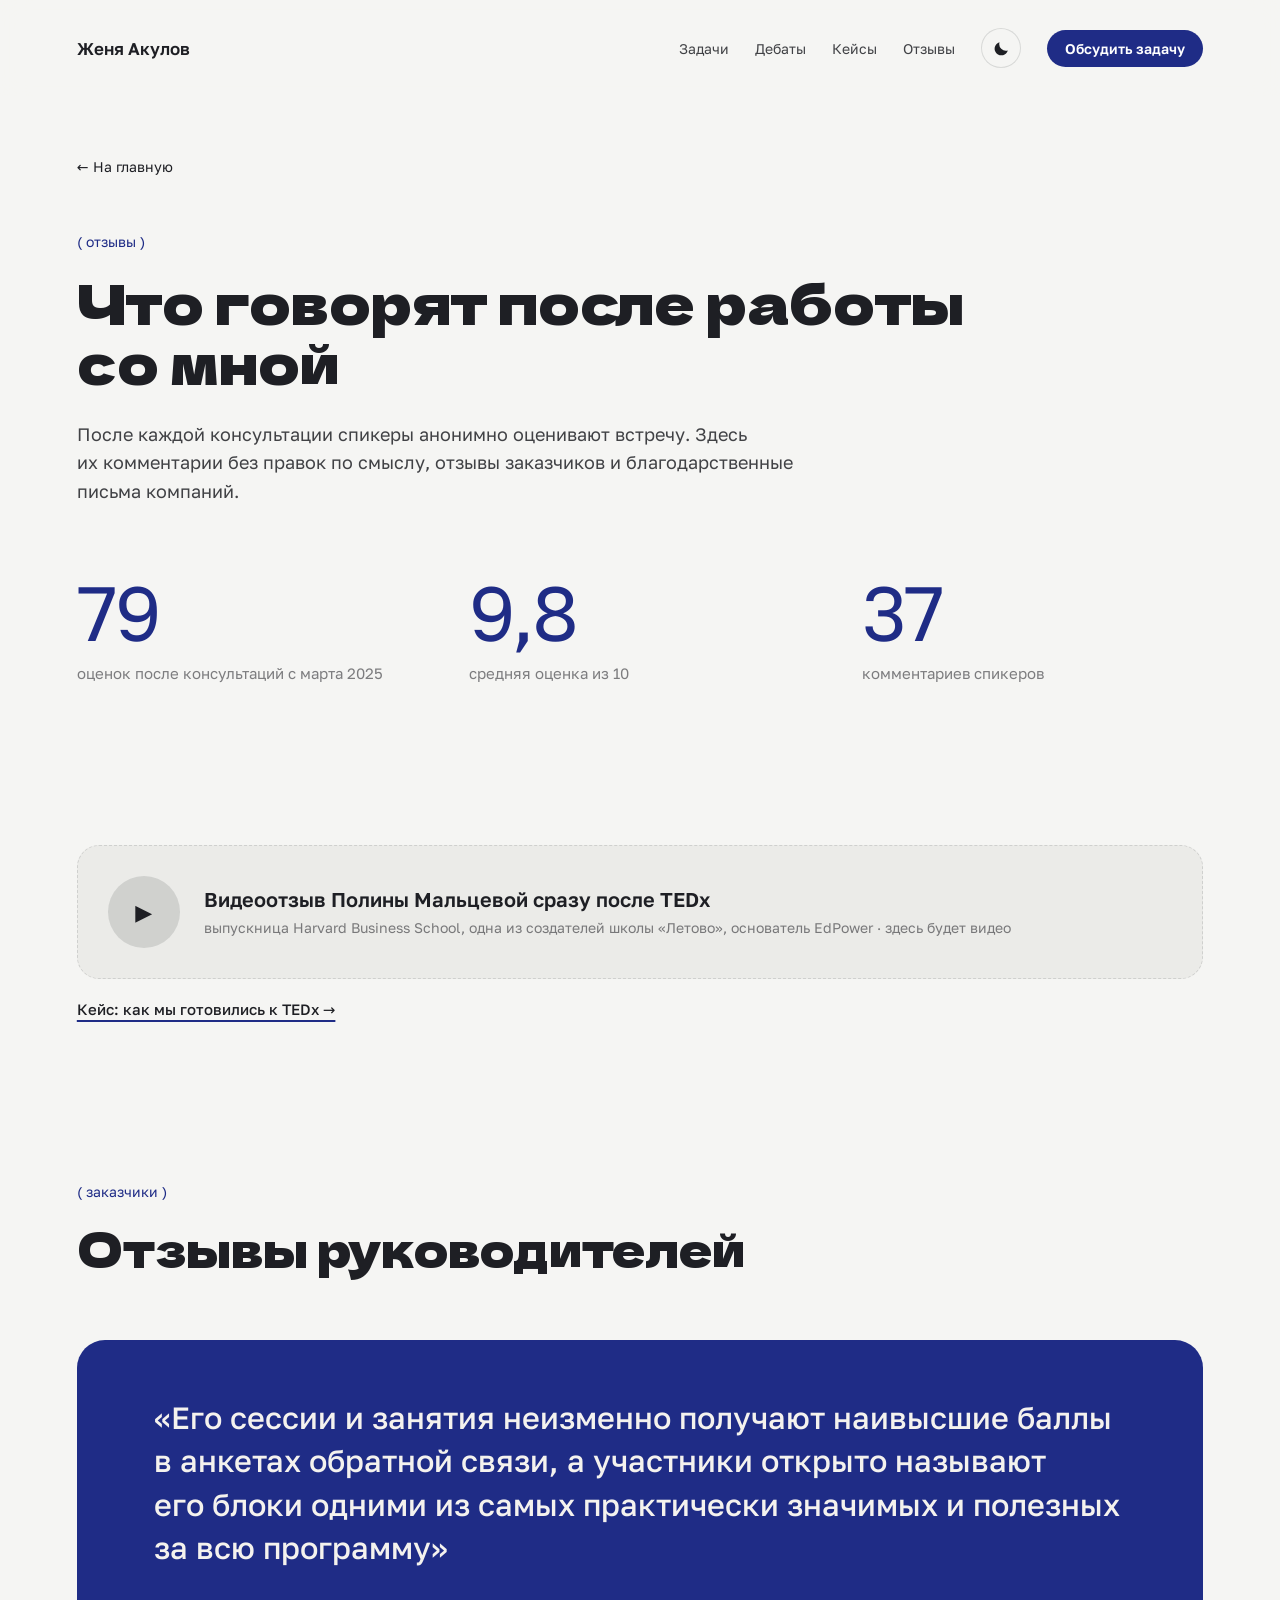
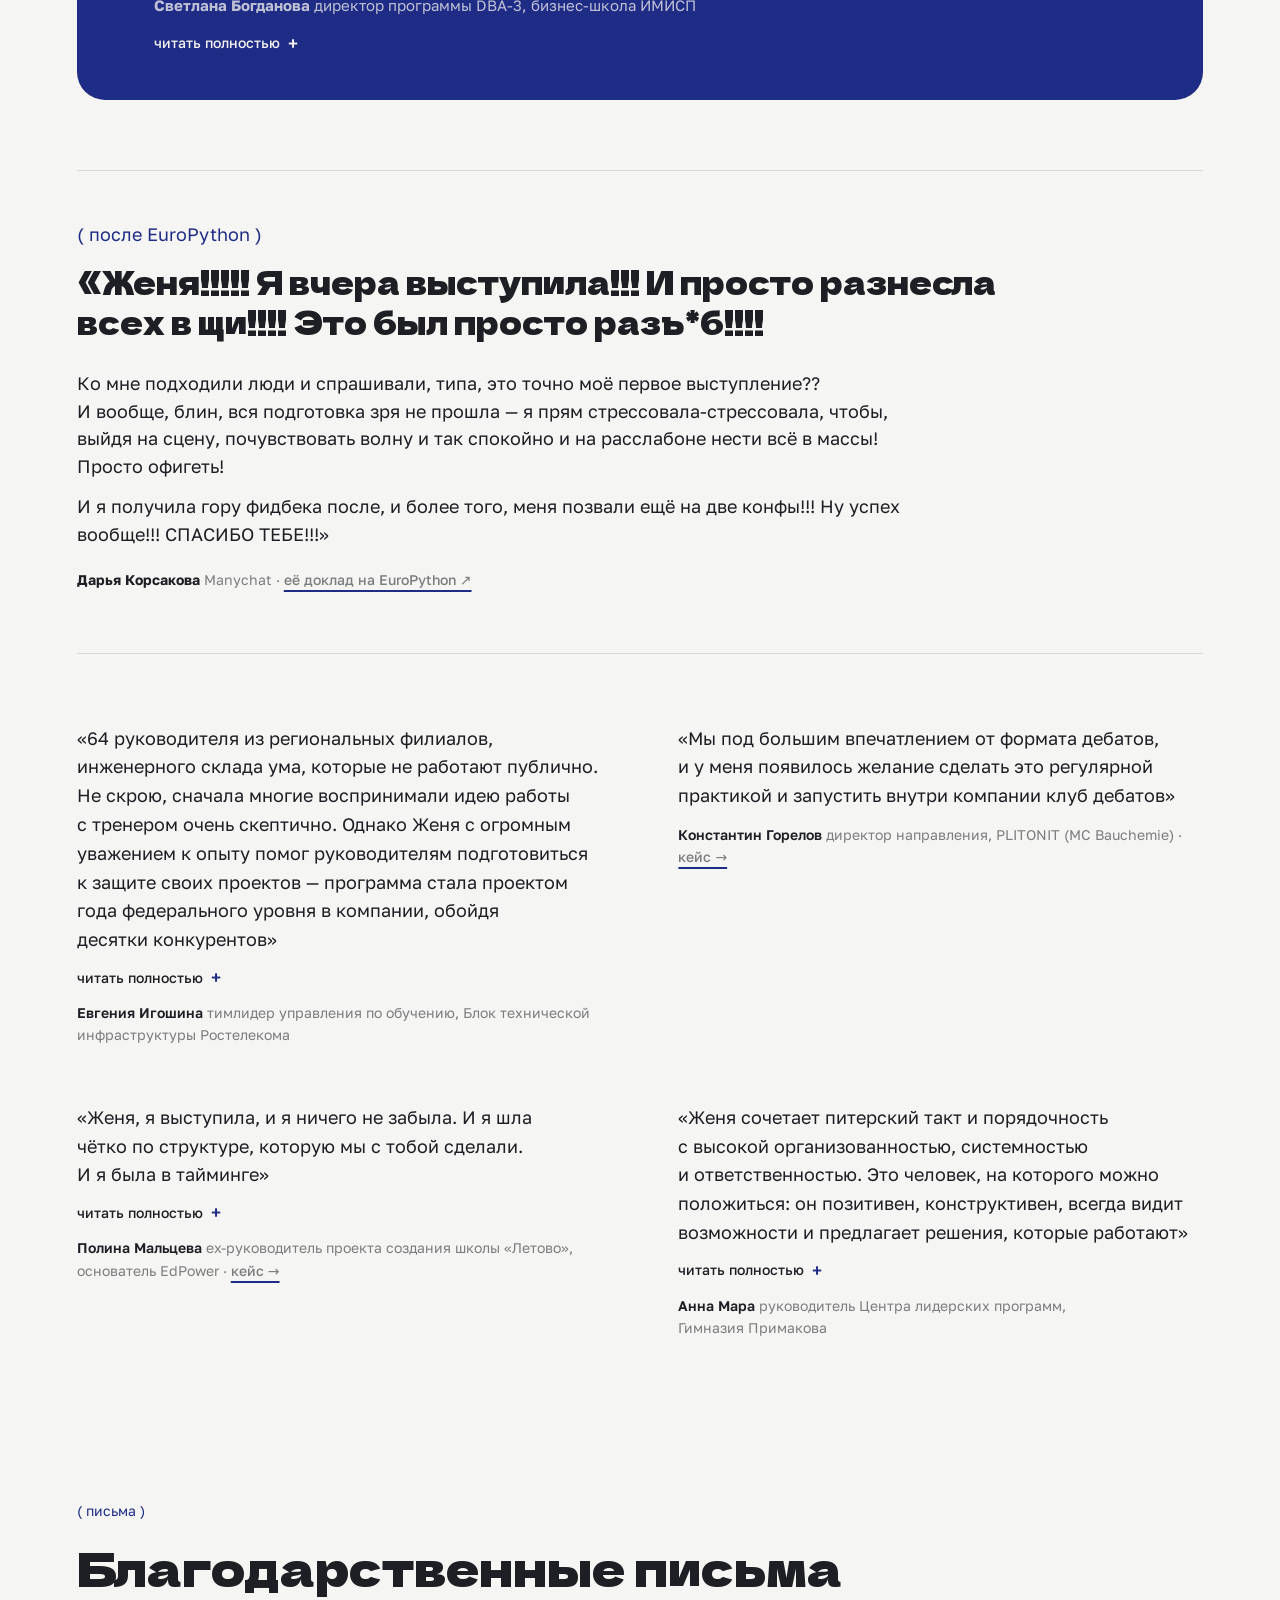
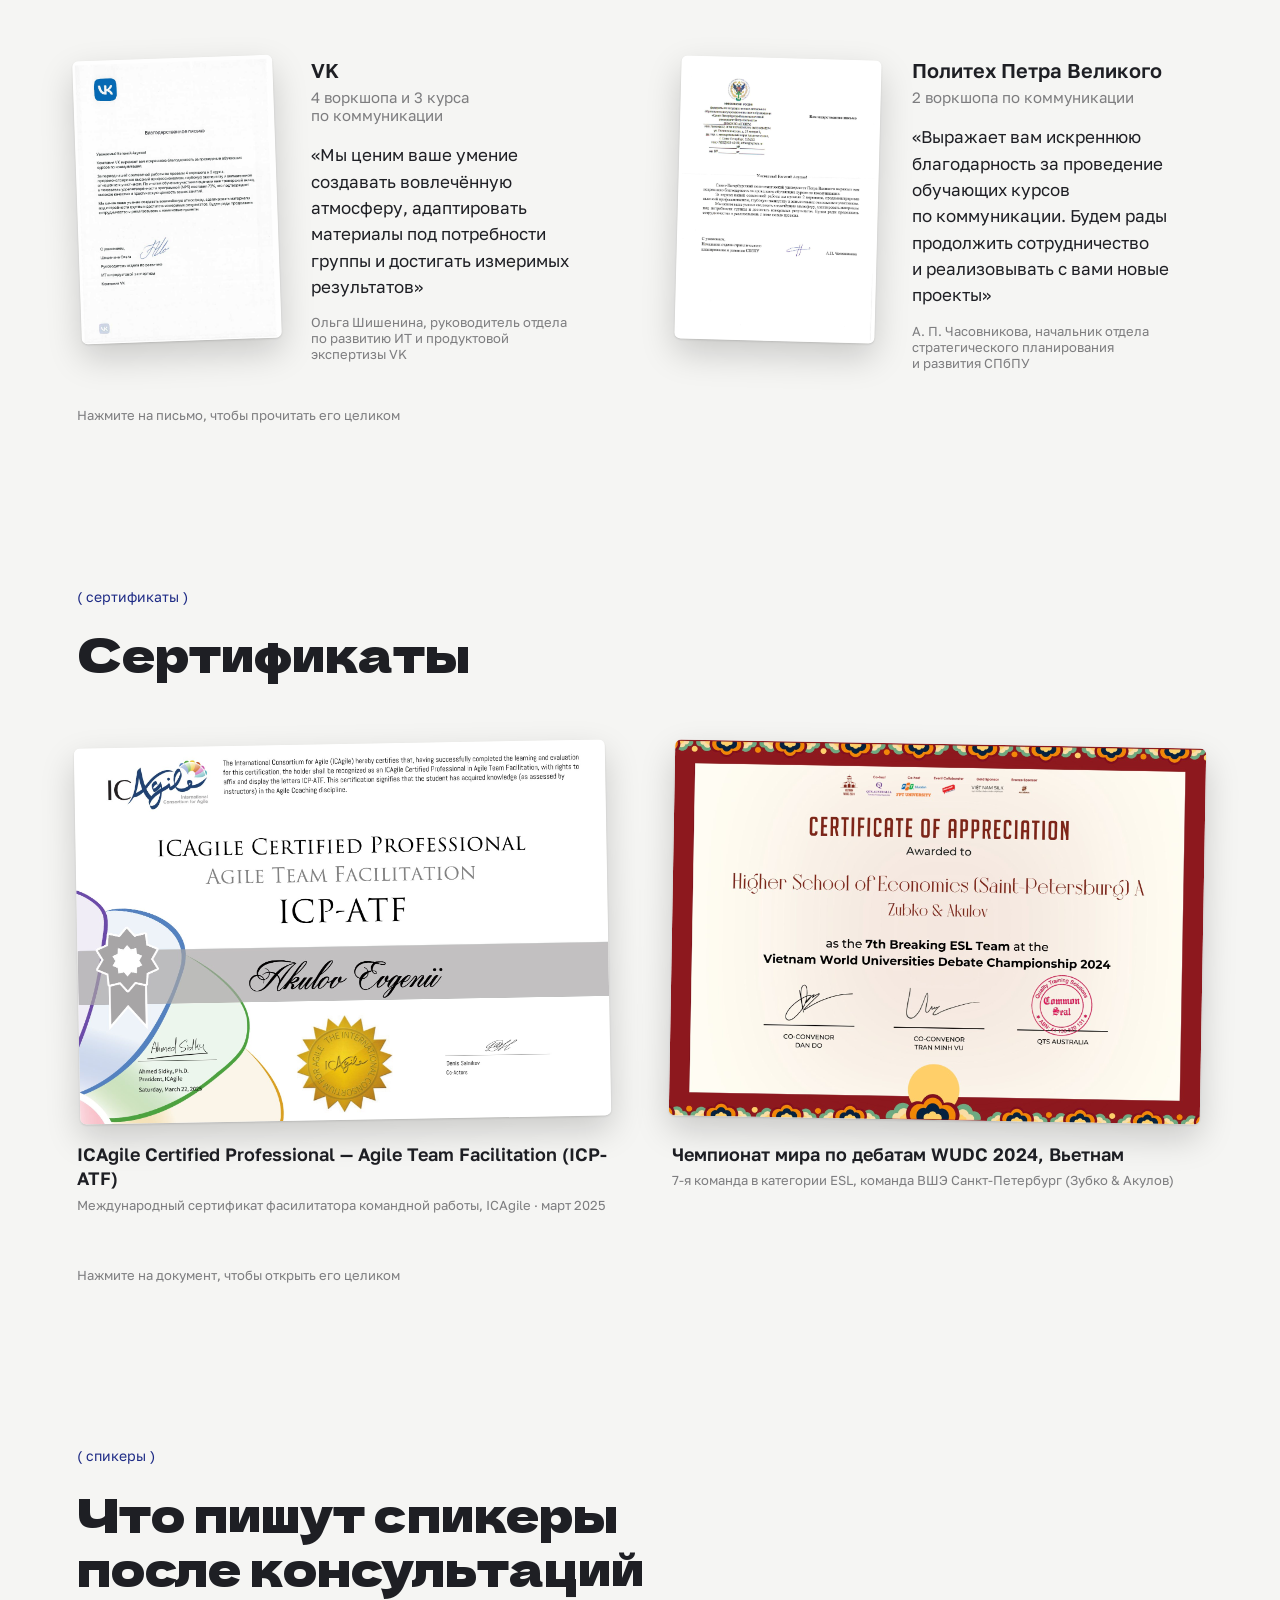
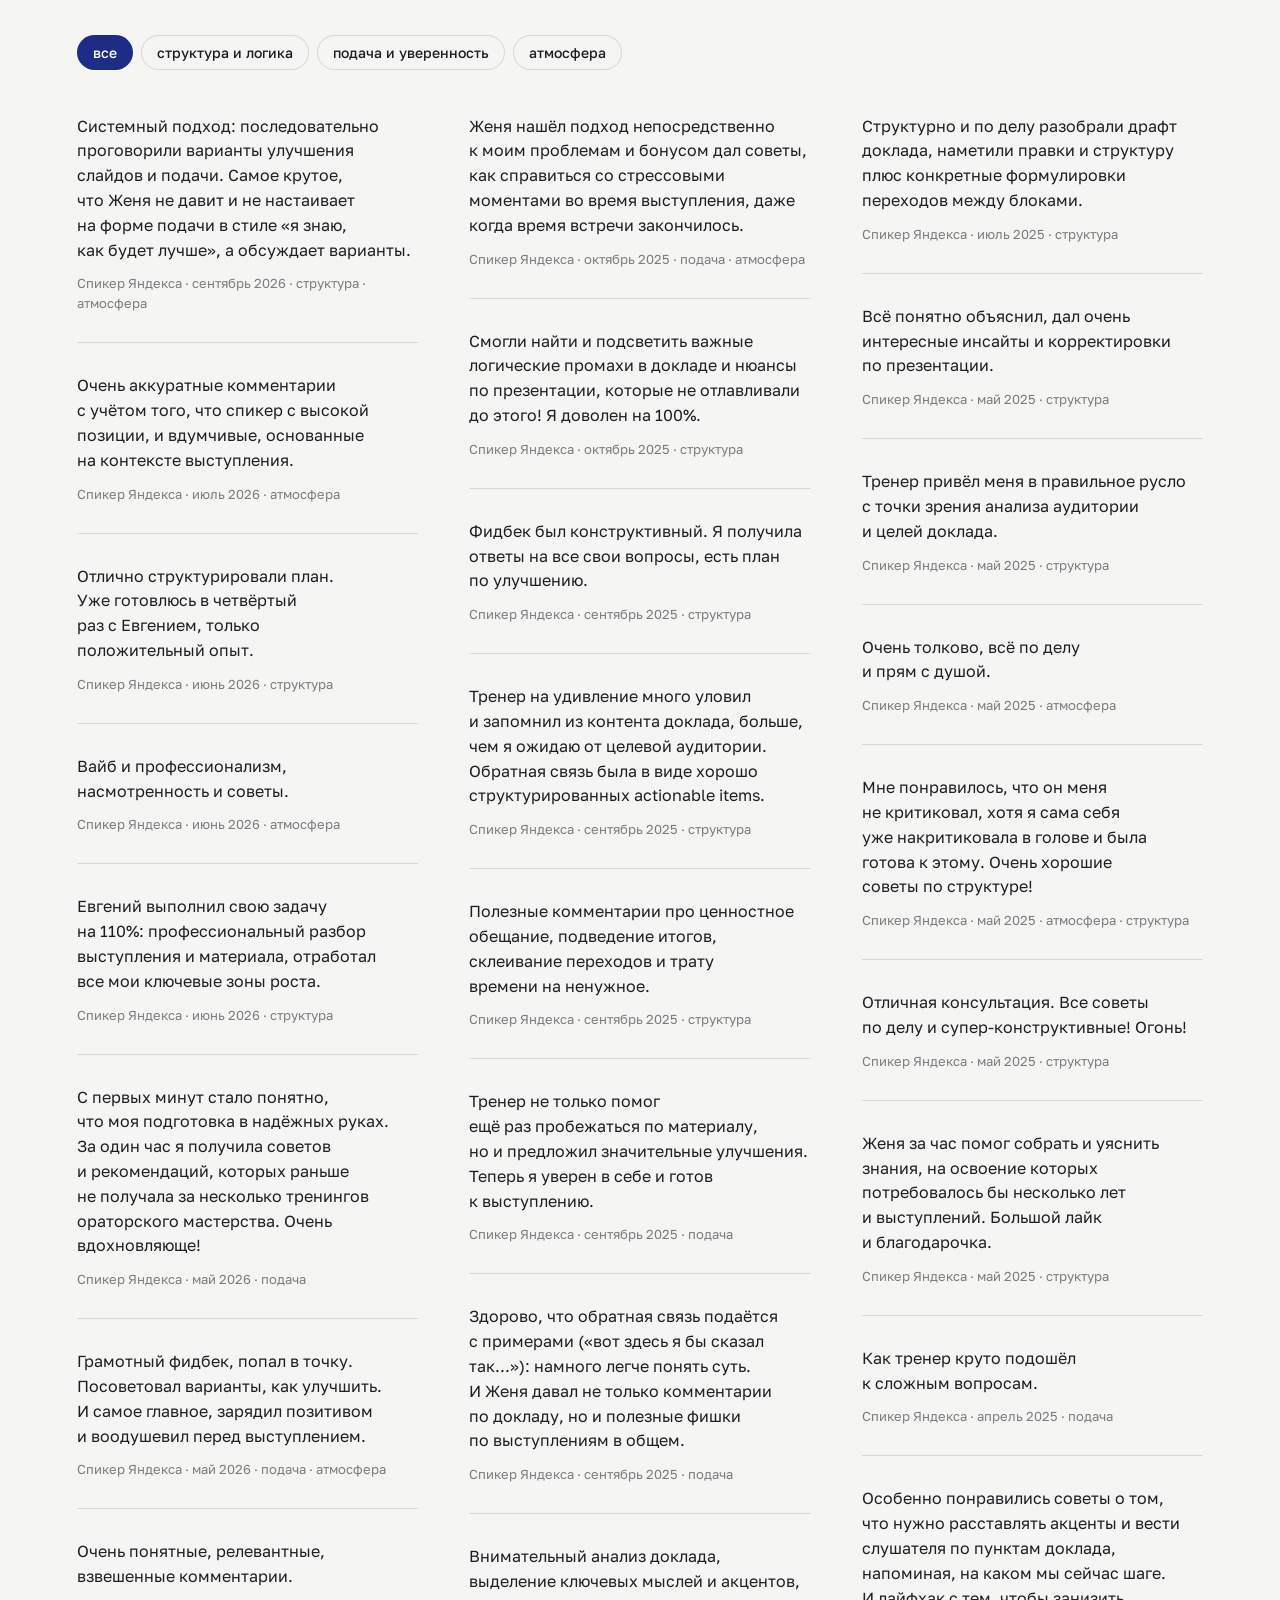
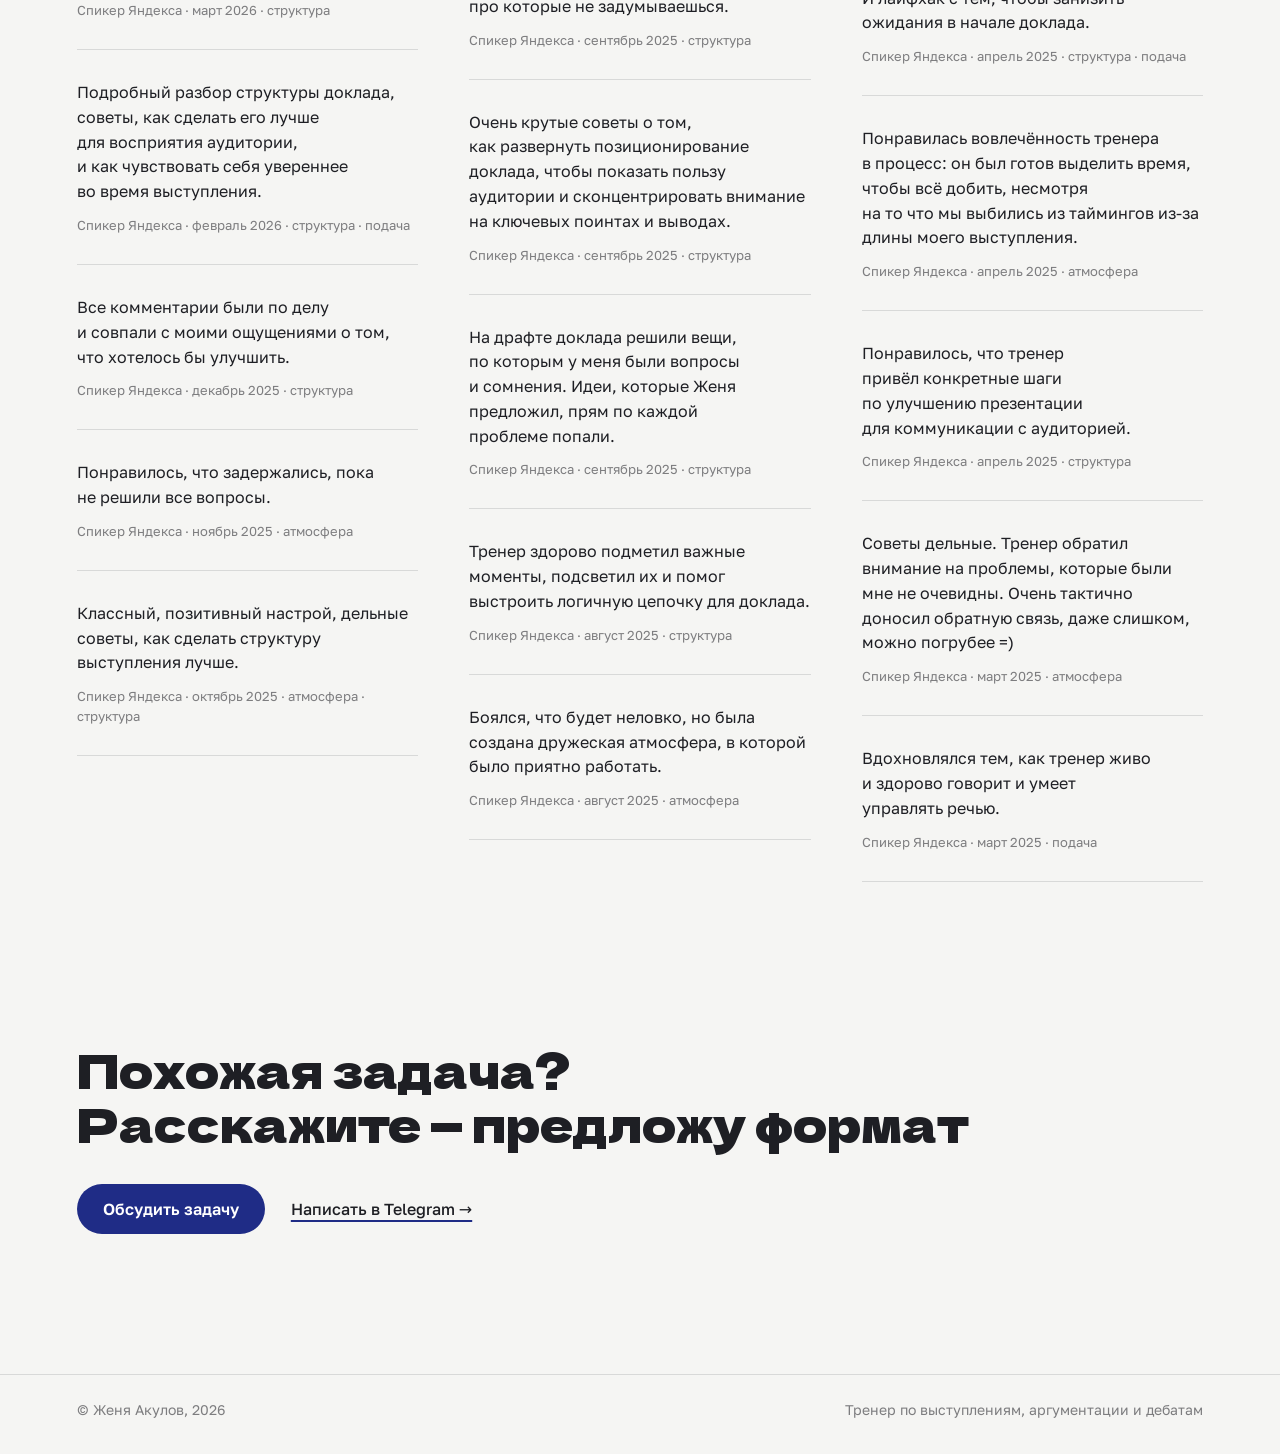
<file: reviews.html>
<!doctype html><html lang="ru"><head><meta charset="utf-8"><meta name="viewport" content="width=device-width,initial-scale=1"><title>Отзывы · Женя Акулов</title><meta name="description" content="Отзывы руководителей и спикеров, благодарственные письма VK и СПбПУ, сертификаты ICP-ATF и WUDC."><meta property="og:type" content="website"><meta property="og:title" content="Отзывы · Женя Акулов"><meta property="og:description" content="Отзывы руководителей и спикеров, благодарственные письма VK и СПбПУ, сертификаты ICP-ATF и WUDC."><meta property="og:image" content="https://zhenya-akulov.vercel.app/img/og.jpg"><meta name="twitter:card" content="summary_large_image"><link rel="icon" href="favicon.svg" type="image/svg+xml"><meta name="theme-color" content="#1F2C86"><style>@font-face{font-family:'Golos Text';font-weight:400;font-display:swap;src:url(fonts/golos-text-cyrillic-400-normal.woff2) format('woff2');unicode-range:U+0301,U+0400-045F,U+0490-0491,U+04B0-04B1,U+2116}
@font-face{font-family:'Golos Text';font-weight:400;font-display:swap;src:url(fonts/golos-text-latin-400-normal.woff2) format('woff2');unicode-range:U+0000-00FF,U+0131,U+0152-0153,U+02BB-02BC,U+02C6,U+02DA,U+02DC,U+0304,U+0308,U+0329,U+2000-206F,U+20AC,U+2122,U+2191,U+2193,U+2212,U+2215,U+FEFF,U+FFFD}
@font-face{font-family:'Golos Text';font-weight:500;font-display:swap;src:url(fonts/golos-text-cyrillic-500-normal.woff2) format('woff2');unicode-range:U+0301,U+0400-045F,U+0490-0491,U+04B0-04B1,U+2116}
@font-face{font-family:'Golos Text';font-weight:500;font-display:swap;src:url(fonts/golos-text-latin-500-normal.woff2) format('woff2');unicode-range:U+0000-00FF,U+0131,U+0152-0153,U+02BB-02BC,U+02C6,U+02DA,U+02DC,U+0304,U+0308,U+0329,U+2000-206F,U+20AC,U+2122,U+2191,U+2193,U+2212,U+2215,U+FEFF,U+FFFD}
@font-face{font-family:'Golos Text';font-weight:600;font-display:swap;src:url(fonts/golos-text-cyrillic-600-normal.woff2) format('woff2');unicode-range:U+0301,U+0400-045F,U+0490-0491,U+04B0-04B1,U+2116}
@font-face{font-family:'Golos Text';font-weight:600;font-display:swap;src:url(fonts/golos-text-latin-600-normal.woff2) format('woff2');unicode-range:U+0000-00FF,U+0131,U+0152-0153,U+02BB-02BC,U+02C6,U+02DA,U+02DC,U+0304,U+0308,U+0329,U+2000-206F,U+20AC,U+2122,U+2191,U+2193,U+2212,U+2215,U+FEFF,U+FFFD}
@font-face{font-family:'Golos Text';font-weight:700;font-display:swap;src:url(fonts/golos-text-cyrillic-700-normal.woff2) format('woff2');unicode-range:U+0301,U+0400-045F,U+0490-0491,U+04B0-04B1,U+2116}
@font-face{font-family:'Golos Text';font-weight:700;font-display:swap;src:url(fonts/golos-text-latin-700-normal.woff2) format('woff2');unicode-range:U+0000-00FF,U+0131,U+0152-0153,U+02BB-02BC,U+02C6,U+02DA,U+02DC,U+0304,U+0308,U+0329,U+2000-206F,U+20AC,U+2122,U+2191,U+2193,U+2212,U+2215,U+FEFF,U+FFFD}
@font-face{font-family:'Dela Gothic One';font-weight:400;font-display:swap;src:url(fonts/dela-gothic-one-cyrillic-400-normal.woff2) format('woff2');unicode-range:U+0301,U+0400-045F,U+0490-0491,U+04B0-04B1,U+2116}
@font-face{font-family:'Dela Gothic One';font-weight:400;font-display:swap;src:url(fonts/dela-gothic-one-latin-400-normal.woff2) format('woff2');unicode-range:U+0000-00FF,U+0131,U+0152-0153,U+02BB-02BC,U+02C6,U+02DA,U+02DC,U+0304,U+0308,U+0329,U+2000-206F,U+20AC,U+2122,U+2191,U+2193,U+2212,U+2215,U+FEFF,U+FFFD}
@font-face{font-family:'Gearz';font-weight:700;src:url(fonts/gearz-b.woff2) format('woff2')}
*{box-sizing:border-box}html,body{margin:0}
body{background:transparent;font-family:'Golos Text',system-ui,sans-serif;-webkit-font-smoothing:antialiased}
.page{max-width:1440px;margin:0 auto}
.tool{position:sticky;top:0;z-index:50;display:flex;flex-wrap:wrap;gap:8px 18px;padding:10px 16px;background:rgba(24,24,27,.9);backdrop-filter:blur(10px)}
.tool>div{display:flex;gap:6px}
.tool button{font:500 14px 'Golos Text';border:0;border-radius:99px;padding:8px 14px;background:rgba(255,255,255,.1);color:#eee;cursor:pointer}
.tool button.on{background:#2F43C4;color:#fff}
@media (max-width:700px){.tool{position:static}}

.f-gearz{--disp:'Gearz';--dw:700;--ls:-.01em;--k:1}
.f-dela{--disp:'Dela Gothic One';--dw:400;--ls:-.01em;--k:.88}

.dark{--bg:#232327;--sf:#2D2D32;--ink:#F4F2EE;--mut:rgba(244,242,238,.8);--mut2:rgba(244,242,238,.55);--line:rgba(244,242,238,.13);--acc:#3D52D6;--acct:#9AA8FF;--hl:#1F2C86;--hlt:#F4F2EE;--btn:#2F43C4;--btnt:#FFFFFF}
.light{--bg:#F5F5F3;--sf:#EBEBE8;--ink:#1E1F24;--mut:rgba(30,31,36,.84);--mut2:rgba(30,31,36,.56);--line:rgba(30,31,36,.13);--acc:#1F2C86;--acct:#1F2C86;--hl:#1F2C86;--hlt:#F4F2EE;--btn:#1F2C86;--btnt:#FFFFFF}

.site{container-type:inline-size;background:var(--bg);color:var(--ink);overflow:hidden}
.site a{color:inherit;cursor:pointer}
.site h1,.site h2{font-family:var(--disp);font-weight:var(--dw);letter-spacing:var(--ls)}
.site h3{font:600 20px/1.3 'Golos Text';margin:0}
.site p{line-height:1.6}
img{display:block;max-width:100%}figure{margin:0}figcaption{font-size:13px;color:var(--mut);margin-top:10px}
.btn{display:inline-flex;align-items:center;white-space:nowrap;padding:15px 26px;border-radius:99px;font:600 16px 'Golos Text';text-decoration:none;border:0;cursor:pointer;background:var(--btn);color:var(--btnt)!important}
.btn.sm{padding:10px 18px;font-size:14px}
.lnk,.u{font-weight:500;text-decoration:underline;text-decoration-color:var(--acc);text-decoration-thickness:2px;text-underline-offset:5px}
.row{display:flex;gap:26px;align-items:center;flex-wrap:wrap}
.lbl{font-size:14px;color:var(--acct);margin:0 0 18px}

.nav{display:flex;align-items:center;gap:26px;padding:28px 6cqw}
.nav .logo{font-weight:600;font-size:17px;margin-right:auto}
.nav .links{display:flex;gap:26px;font-size:14px;color:var(--mut)}
.h{display:grid;grid-template-columns:1.3fr 1fr;gap:7cqw;padding:80px 6cqw 120px;align-items:center}
.hi{font-size:18px;color:var(--mut);margin:0 0 18px}
.site h1{font-size:calc(clamp(42px,5.4cqw,80px)*var(--k));line-height:1.04;margin:0 0 36px}
.acc{color:var(--acct)}
.strike{position:relative;color:var(--mut);opacity:.6;white-space:nowrap;margin-right:.15em}
.strike::after{content:'';position:absolute;left:-4%;right:-4%;top:50%;height:.11em;background:var(--acc);transform:rotate(-4deg)}
.lead{font-size:18px;color:var(--mut);max-width:560px;margin:0 0 36px}
.hph{position:relative;transform:rotate(2.5deg)}
.hph img{width:100%;aspect-ratio:4/5;object-fit:cover;object-position:50% 22%;border-radius:24px}
.glass{position:absolute;left:24px;bottom:28px;padding:12px 20px;border-radius:99px;font-size:15px;font-weight:500;color:#fff;background:rgba(35,35,39,.3);border:1px solid rgba(255,255,255,.45);backdrop-filter:blur(10px);-webkit-backdrop-filter:blur(10px);transform:rotate(-4deg)}
.facts{display:grid;grid-template-columns:repeat(4,1fr);gap:4cqw;padding:0 6cqw;border-top:1px solid var(--line);margin:0 6cqw;padding:28px 0 0}
.facts p{margin:0;font-size:15px;color:var(--mut);line-height:1.45}.facts b{display:block;font-size:30px;font-weight:600;color:var(--ink);margin-bottom:4px;letter-spacing:-.02em}
.logos{padding:36px 6cqw 0;margin:0;font-size:14px;color:var(--mut);max-width:1100px}

section{padding:160px 6cqw 0}
section>h2,.ag h2,.cg h2{font-size:calc(clamp(34px,4.2cqw,62px)*var(--k));line-height:1.05;margin:0 0 64px;max-width:1000px}

.trow{display:grid;grid-template-columns:160px 1fr 1.2fr;gap:4cqw;padding:34px 0;border-top:1px solid var(--line)}
.trow:last-child{border-bottom:1px solid var(--line)}
.tk{margin:2px 0 0;font-size:15px;color:var(--acct)}
.tm h3{margin-bottom:14px}.meta{margin:0;font-size:14px;color:var(--mut);line-height:1.6}
.td p{margin:0 0 12px;font-size:16px;color:var(--mut)}
details summary{list-style:none;cursor:pointer;font-size:14px;font-weight:500;color:var(--ink);display:inline-flex;gap:8px;align-items:center}
details summary::-webkit-details-marker{display:none}
details summary::after{content:'+';font-size:18px;transition:transform .2s;color:var(--acct)}
details[open] summary::after{transform:rotate(45deg)}
details p,details ol{font-size:15px;color:var(--mut);line-height:1.6;margin:12px 0 0}details ol{padding-left:18px}

.pcols{display:grid;grid-template-columns:repeat(3,1fr);gap:5cqw}
.pc{border-top:2px solid var(--acc);padding-top:26px}
.pc h3{font-size:21px;margin-bottom:16px}
.pc>p{font-size:16px;color:var(--mut);margin:0 0 14px}
.pc .q{margin:26px 0 0;font-size:15px;font-style:italic;color:var(--ink)}.pc .q span{display:block;font-style:normal;font-size:13px;color:var(--mut);margin-top:6px}

.ag{display:grid;grid-template-columns:1.1fr 1fr;gap:7cqw;align-items:center}
.ag .big img{width:100%;aspect-ratio:4/5;object-fit:cover;border-radius:24px}
.ag h2{margin-bottom:30px}
.ag p{font-size:17px;color:var(--mut);margin:0 0 16px;max-width:560px}
.dash{list-style:none;padding:0;margin:30px 0 0}.dash li{padding:12px 0;border-top:1px solid var(--line);font-size:15px}

.wide img{width:100%;height:440px;object-fit:cover;border-radius:24px}
.dg{display:grid;grid-template-columns:1fr 1fr;gap:6cqw;margin-top:56px}
.dg p{font-size:17px;color:var(--mut);margin:0 0 14px}
.dg .small{font-size:15px;margin-top:26px}
.fl{margin:0}.fl dt{font-weight:600;font-size:17px;padding-top:18px;border-top:1px solid var(--line)}.fl dd{margin:4px 0 18px;color:var(--mut);font-size:15px}
.cred2{margin:44px 0 0;font-size:14px;color:var(--mut);max-width:900px}

.cases article{display:grid;grid-template-columns:1fr 1.2fr;gap:6cqw;align-items:center;padding:56px 0;border-top:1px solid var(--line)}
.cases .num{margin:0;font-size:clamp(64px,8cqw,124px);font-weight:400;line-height:.9;letter-spacing:-.04em;color:var(--acct)}.num small{display:block;font-size:16px;letter-spacing:0;color:var(--mut);margin-top:12px}
.tag{font-size:13px;color:var(--mut);margin:0 0 12px}
.cases h3{font-size:24px;line-height:1.25;margin-bottom:16px}
.cases article p{font-size:16px;color:var(--mut)}
.c2 img{width:100%;aspect-ratio:4/3;object-fit:cover;border-radius:24px}
.cases .score{font-size:30px;font-weight:600;color:var(--ink)!important;margin:18px 0 0}.score span{display:block;font-size:14px;font-weight:400;color:var(--mut)}
.row2{display:flex;gap:24px;margin-top:20px}
.mini{list-style:none;padding:0;margin:0;border-top:1px solid var(--line)}
.mini li{display:grid;grid-template-columns:260px 1fr;gap:4cqw;padding:16px 0;border-bottom:1px solid var(--line);font-size:15px}.mini span{color:var(--mut)}

.sg{display:grid;grid-template-columns:.8fr 1.3fr;gap:6cqw;align-items:start}
.sg img{width:100%;aspect-ratio:4/5;object-fit:cover;border-radius:24px;transform:rotate(-2deg)}
.sg p{font-size:17px;color:var(--mut);margin:0 0 16px}
.edu{display:grid;grid-template-columns:120px 1fr;gap:10px 20px;margin:34px 0 0;font-size:15px}.edu dt{color:var(--acct)}.edu dd{margin:0;color:var(--mut)}
.tl{list-style:none;padding:0;margin:80px 0 0;display:grid;grid-template-columns:repeat(4,1fr);gap:20px}
.tl img{width:100%;aspect-ratio:3/2;object-fit:cover;border-radius:16px;margin-bottom:12px}.tl span{font-size:14px;color:var(--mut)}

.bq{margin:0 0 70px;padding:56px 6cqw 46px;border-radius:28px;background:var(--hl);color:var(--hlt)}
.bq>p{font-size:clamp(22px,2.4cqw,32px);line-height:1.35;margin:0 0 26px;font-weight:500;max-width:1000px}
.bq footer{font-size:15px;opacity:.75;margin-bottom:18px}.bq summary{color:var(--hlt)}.bq summary::after{color:var(--hlt)}.bq details p{color:var(--hlt);opacity:.8;max-width:900px}
.sqs{display:grid;grid-template-columns:1fr 1fr;gap:50px 6cqw;margin-bottom:50px}
.sq p{margin:0;font-size:18px;line-height:1.55}.sq .w{font-size:14px;color:var(--mut);margin-top:12px}.sq .w b{color:var(--ink);font-weight:600}

.qs details{display:block;border-top:1px solid var(--line);padding:24px 0}.qs details:last-child{border-bottom:1px solid var(--line)}
.qs summary{font-size:19px;display:flex;justify-content:space-between;width:100%}.qs details p{font-size:16px;max-width:760px}
.contact{padding-bottom:140px}
.cg{display:grid;grid-template-columns:1.2fr 1fr;gap:7cqw}
.cg h2{margin-bottom:22px}.cg p{font-size:17px;color:var(--mut);margin:0 0 30px}
.cl{display:grid;grid-template-columns:120px 1fr;gap:12px 20px;margin:0;font-size:17px}.cl dt{color:var(--mut)}.cl dd{margin:0}
form{display:flex;flex-direction:column;gap:6px;padding-top:6px}
form input,form textarea{font:17px 'Golos Text';padding:16px 0;border:0;border-bottom:1px solid var(--line);background:transparent;color:var(--ink);outline:0}
form input::placeholder,form textarea::placeholder{color:var(--mut)}
form .btn{margin-top:26px;align-self:flex-start}form small{font-size:12px;color:var(--mut);margin-top:12px}
.foot{display:flex;justify-content:space-between;flex-wrap:wrap;gap:8px;padding:26px 6cqw 36px;font-size:14px;color:var(--mut);border-top:1px solid var(--line)}

@container (max-width:760px){
 .nav{padding:18px 20px}.nav .links{display:none}
 .h,.ag,.dg,.cases article,.sg,.cg,.pcols,.sqs{grid-template-columns:1fr}
 .h{padding:30px 20px 70px;gap:44px}.hph{transform:rotate(1.5deg);margin:0 6px}
 .facts{grid-template-columns:1fr 1fr;margin:0 20px;gap:22px}.logos{padding:28px 20px 0}
 section{padding:100px 20px 0}section>h2,.ag h2,.cg h2{margin-bottom:40px}
 .trow{grid-template-columns:1fr;gap:10px}
 .mini li{grid-template-columns:1fr;gap:4px}
 .wide img{height:240px}.tl{grid-template-columns:1fr 1fr}
 .bq{padding:36px 22px}.contact{padding-bottom:80px}.foot{padding:22px 20px}
 .cases article{gap:26px}
}

figcaption,.meta,.tag,.facts p,.logos,.mini span,.sq .w,.foot,.cred2,.tl span,.pc .q span,form small,.cl dt,.hi,.num small{color:var(--mut2)!important}
.facts b,.sq .w b{color:var(--ink)!important}
.sg{grid-template-columns:1.4fr 1fr}
.bigq{position:relative;margin-top:160px;height:680px;overflow:hidden}
.bigq img{width:100%;height:100%;object-fit:cover;object-position:80% 30%}
.bigq::after{content:'';position:absolute;inset:0;background:linear-gradient(90deg,rgba(20,20,24,.88) 0%,rgba(20,20,24,.6) 45%,rgba(20,20,24,0) 75%)}
.bigq blockquote{position:absolute;z-index:2;left:6cqw;bottom:80px;margin:0;max-width:640px;color:#F4F2EE;font-family:var(--disp);font-weight:var(--dw);letter-spacing:var(--ls);font-size:calc(clamp(30px,3.8cqw,56px)*var(--k));line-height:1.08}
.bigq blockquote span{display:block;font:400 15px 'Golos Text';letter-spacing:0;color:#9AA8FF;margin-top:24px}
.mid{margin:120px 6cqw 0;padding:44px 0;border-top:1px solid var(--line);border-bottom:1px solid var(--line);display:flex;justify-content:space-between;align-items:center;gap:30px;flex-wrap:wrap}
.mid p{margin:0;font-size:clamp(20px,2cqw,26px);font-weight:500;max-width:560px;line-height:1.35}
.cases .c2{grid-template-columns:1fr 1.2fr}
@container (max-width:760px){.bigq{height:520px;margin-top:100px}.bigq img{object-position:78% 30%}.bigq::after{background:linear-gradient(0deg,rgba(20,20,24,.92) 0%,rgba(20,20,24,.5) 55%,rgba(20,20,24,0) 85%)}.bigq blockquote{left:20px;right:20px;bottom:40px}.mid{margin:80px 20px 0}.sg{grid-template-columns:1fr}}

.tg{display:grid;grid-template-columns:.8fr 1.6fr;gap:5cqw;align-items:start}
.tph{position:sticky;top:80px}.tph img{width:100%;aspect-ratio:3/4;object-fit:cover;object-position:60% 50%;border-radius:24px}
.rows .trow{grid-template-columns:1fr 1.15fr;gap:3cqw}
.rows .trow:first-child{border-top:0;padding-top:0}
.tm .tk{margin:0 0 8px}
.pc .q{margin:0 0 22px!important;font-size:19px!important;line-height:1.45;font-style:normal!important;color:var(--ink)}
.pc .q span{font-size:13px}
.pc h3{font-size:16px!important;font-weight:500!important;color:var(--acct);margin-bottom:18px}
.sbig img{width:100%;aspect-ratio:4/5;object-fit:cover;border-radius:24px;transform:rotate(2deg)}
.sbig{margin-bottom:40px}
.tl{grid-template-columns:repeat(3,1fr)}
@container (max-width:760px){.tg{grid-template-columns:1fr}.tph{position:static}.tph img{aspect-ratio:4/3}.rows .trow{grid-template-columns:1fr}.tl{grid-template-columns:1fr 1fr}}

.mq2{margin:44px 0 0;padding-left:22px;border-left:3px solid var(--acc);font-family:var(--disp);font-weight:var(--dw);letter-spacing:var(--ls);font-size:calc(clamp(22px,2.2cqw,30px)*var(--k));line-height:1.2;color:var(--ink);max-width:620px}
.tph img{object-position:58% 50%}

.nav a.logo{text-decoration:none;font-weight:600;font-size:17px;margin-right:auto}
.nav .links a{text-decoration:none}
.nav .links a:hover{color:var(--ink)}
.theme{font:500 13px 'Golos Text';color:var(--ink);background:transparent;border:0;box-shadow:inset 0 0 0 1px var(--line);border-radius:99px;padding:9px 14px 9px 34px;cursor:pointer;position:relative;white-space:nowrap}
.theme::before{content:'';position:absolute;left:12px;top:50%;width:14px;height:14px;margin-top:-7px;border-radius:50%;background:linear-gradient(90deg,var(--ink) 50%,transparent 50%);box-shadow:inset 0 0 0 1.5px var(--ink)}
.light .tt-l,.dark .tt-d{display:none}
.site{transition:background-color .35s,color .35s}
.rv-in{opacity:0;transform:translateY(22px);transition:opacity .7s ease,transform .7s cubic-bezier(.2,.7,.2,1)}
.rv-in.on{opacity:1;transform:none}
.strike.draw::after{transform-origin:left center;animation:strk .7s .5s cubic-bezier(.6,0,.2,1) both}
@keyframes strk{from{transform:rotate(-4deg) scaleX(0)}to{transform:rotate(-4deg) scaleX(1)}}
.lnk,.u,.btn{transition:opacity .2s,transform .2s}.btn:hover{transform:translateY(-1px)}
.vids{margin-top:80px}.vlab{font-size:14px;color:var(--acct);margin:0 0 22px}
.vg{display:grid;grid-template-columns:repeat(4,1fr);gap:18px}
.vc{display:flex;flex-direction:column;gap:8px;padding:22px;border-radius:20px;background:var(--sf);text-decoration:none;min-height:190px}
.vc .pl{width:44px;height:44px;border-radius:50%;display:grid;place-items:center;background:var(--btn);color:var(--btnt);font-size:14px;margin-bottom:auto}
.vc b{font-size:16px;font-weight:600;line-height:1.3;margin-top:22px}.vc>span:last-child{font-size:13px;color:var(--mut2)}
.vc:hover{transform:translateY(-2px)}.vc{transition:transform .2s}
@container (max-width:760px){.theme{padding:8px 10px 8px 30px;font-size:12px}.vg{grid-template-columns:1fr 1fr}.nav{gap:10px}.nav .btn.sm{display:none}}
.nw{white-space:nowrap}

/* ===== typography pass ===== */
.f-dela{--ls:0em}
.site h1,.site h2,.site h3{text-wrap:balance}
.site p,.site dd,.site li,.site blockquote{text-wrap:pretty}
.site h1{line-height:1.12}
section>h2,.ag h2,.cg h2,.phead h1,.pcta h2{line-height:1.15}
.site .mq2{max-width:880px;font-size:calc(clamp(22px,2.1cqw,29px)*var(--k));line-height:1.32;padding-left:26px}
.sg>div:first-child{min-width:0}
.bigq blockquote{max-width:780px;line-height:1.22}
.kor{max-width:none}
.kor blockquote{max-width:1000px;line-height:1.28}
.kor p{max-width:860px;line-height:1.6}
.bq>p{line-height:1.42}
.cases .num{line-height:1}
.lead{line-height:1.6}
.sq p{line-height:1.6}
.pc .q{line-height:1.5}
.pc h3{line-height:1.4}
.trow h3,.cases h3,.crow h3,.steps h3{line-height:1.3}
.facts b{line-height:1.1}
.site h1{text-wrap:wrap}
.site .mq2.wide2{max-width:1000px;margin:90px 0 0;font-size:calc(clamp(24px,2.6cqw,36px)*var(--k));line-height:1.3}
.site .mq2.wide2{max-width:none;font-size:calc(clamp(24px,2.9cqw,40px)*var(--k))}
.site .mq2.col{max-width:none;margin:48px 0 0;font-size:calc(clamp(22px,2.2cqw,30px)*var(--k));line-height:1.32}
@container (max-width:760px){section>h2,.ag h2,.cg h2,.pcta h2{font-size:calc(27px*var(--k))}.site h1,.site h2{hyphens:auto;-webkit-hyphens:auto}}
@container (max-width:760px){section>h2.hl2{font-size:min(calc(27px*var(--k)),6.6cqw);white-space:normal}}
@container (max-width:760px){section>h2.hl2{font-size:min(calc(27px*var(--k)),6.2cqw)}section>h2.hl2 span{display:block}}
.tgbox{padding:40px;border-radius:24px;background:var(--sf);align-self:start}
.tgq{font-size:19px!important;line-height:1.5;color:var(--ink)!important;margin:0 0 28px!important}
.btn.big{padding:18px 32px;font-size:17px}
.tgs{font-size:14px!important;color:var(--mut2)!important;margin:16px 0 0!important}
@container (max-width:760px){.tgbox{padding:26px}}

/* ===== round 2: theme icon + mobile rhythm ===== */
.site .theme{width:40px;height:40px;padding:0;display:grid;place-items:center;flex:none;border-radius:50%;box-shadow:inset 0 0 0 1px var(--line);transition:box-shadow .2s,transform .3s}
.site .theme::before{content:none}
.site .theme:hover{box-shadow:inset 0 0 0 1.5px var(--ink);transform:rotate(-15deg)}
.theme svg{width:19px;height:19px;fill:none;stroke:var(--ink);stroke-width:1.8;stroke-linecap:round;stroke-linejoin:round}
.theme .ic-moon{fill:var(--ink);stroke:none}
.light .ic-sun{display:none}.dark .ic-moon{display:none}
.site h1,.site h2{hyphens:manual!important;-webkit-hyphens:manual!important}
@container (max-width:760px){
 .site h1{font-size:calc(34px*var(--k))}
 .cases article,.cases .c2{grid-template-columns:1fr!important}
 .ag figure{order:2}.ag .big img{aspect-ratio:4/3}
 .sbig img{aspect-ratio:4/3;transform:rotate(-1.5deg)}
 .tl{display:flex!important;overflow-x:auto;scroll-snap-type:x mandatory;gap:12px;margin-right:-20px;padding-right:20px;scrollbar-width:none}
 .tl::-webkit-scrollbar{display:none}
 .tl li{flex:0 0 72%;scroll-snap-align:start}
 .tph img{aspect-ratio:16/10}
 .site .theme{width:38px;height:38px}
}
/* mobile trims */
.more-m>summary{display:none}
.tph img{object-position:50% 40%}
@container (max-width:760px){
 .more-m>summary{display:flex;padding:18px 0;border-top:1px solid var(--line);font-size:16px;justify-content:space-between;width:100%}
 .sqs .sq:nth-child(n+4){display:none}
 .vg{display:flex!important;overflow-x:auto;scroll-snap-type:x mandatory;margin-right:-20px;padding-right:20px;scrollbar-width:none}
 .vg::-webkit-scrollbar{display:none}
 .vc{flex:0 0 64%;scroll-snap-align:start;min-height:160px}
 .tph img{aspect-ratio:4/5}
}
@container (max-width:760px){.tph img{aspect-ratio:1/1}}
/* reviews separation */
.sq{padding-top:24px;border-top:1px solid var(--line)}
.sq p:first-child::before{content:'';display:block;width:28px;height:3px;background:var(--acc);margin-bottom:16px;border-radius:2px}
.sq .w{margin-top:14px!important}
/* mobile type scale -1 step */
@container (max-width:760px){
 .site p,.site li,.site dd,.site dt{font-size:15px}
 .lead,.ag p,.sg p,.dg p,.appr p,.td p,.crow p,.cases article p,.kor p,.two p{font-size:15px!important;line-height:1.6}
 .sq p{font-size:15.5px!important;line-height:1.55}
 .sq .w,.meta,.tag,.facts p,.logos,.mini span,figcaption,.cred2,.tl span,.edu,.cl,.vc>span:last-child,.cm span,.lk,.ls{font-size:13px!important}
 .sqs{gap:34px!important}
 .pc .q{font-size:16px!important}
 .bq>p{font-size:18px!important}
 .site h3,.trow h3,.cases h3,.crow h3,.steps h3{font-size:17px!important}
 .facts b{font-size:24px}
 .qs summary{font-size:16px!important}
 .cl{font-size:15px!important}
 .tgq{font-size:16px!important}
 .mid p{font-size:18px!important}
 .site .mq2,.site .mq2.col{font-size:calc(19px*var(--k))!important}
 .bigq blockquote{font-size:calc(24px*var(--k))!important}
 .kor blockquote{font-size:calc(21px*var(--k))!important}
 .lq,.aqt,.cm p{font-size:15px!important}
 .big{font-size:19px!important}
 .num,.cases .num{font-size:52px!important}
 .bign b{font-size:46px!important}
}
@container (max-width:760px){section>h2,.ag h2,.cg h2,.pcta h2,.sg h2{font-size:min(calc(25px*var(--k)),7.2cqw)}.site h1{font-size:min(calc(32px*var(--k)),9cqw)}}
/* video thumbs */
.site .vc{padding:0;overflow:hidden;min-height:0;gap:6px}
.vth{position:relative;display:block;aspect-ratio:16/10;overflow:hidden;margin-bottom:6px}
.vth img{width:100%;height:100%;object-fit:cover;transition:transform .4s}
.vc:hover .vth img{transform:scale(1.04)}
.vth .pl{position:absolute;left:14px;bottom:14px;margin:0!important;box-shadow:0 4px 14px rgba(0,0,0,.3)}
.site .vc b{margin:6px 18px 0}.site .vc>span:last-child{margin:0 18px 20px}
@container (max-width:760px){.site .vc{flex:0 0 78%}}
/* sticky nav + burger */
.site{overflow:clip}
.nav{position:sticky;top:0;z-index:40;background:color-mix(in srgb,var(--bg) 86%,transparent);-webkit-backdrop-filter:blur(14px);backdrop-filter:blur(14px);transition:box-shadow .25s,padding .25s}
.nav.scrolled{box-shadow:0 1px 0 var(--line);padding-top:14px;padding-bottom:14px}
section,[id]{scroll-margin-top:84px}
html{scroll-behavior:smooth}
.burger{display:none;width:38px;height:38px;border:0;border-radius:50%;background:transparent;box-shadow:inset 0 0 0 1px var(--line);cursor:pointer;flex:none;place-items:center;align-content:center;gap:5px;padding:0}
.burger span{display:block;width:16px;height:1.8px;background:var(--ink);border-radius:2px;transition:transform .25s}
.nav.open .burger span:first-child{transform:translateY(3.4px) rotate(45deg)}
.nav.open .burger span:last-child{transform:translateY(-3.4px) rotate(-45deg)}
@container (max-width:760px){
 .burger{display:grid;margin-left:auto}
 .nav .logo{margin-right:0}
 .nav .links{display:flex!important;position:absolute;left:0;right:0;top:100%;flex-direction:column;gap:0;padding:6px 20px 18px;background:var(--bg);box-shadow:0 1px 0 var(--line),0 18px 30px rgba(0,0,0,.08);opacity:0;visibility:hidden;transform:translateY(-6px);transition:opacity .2s,transform .2s,visibility .2s}
 .nav.open .links{opacity:1;visibility:visible;transform:none}
 .nav .links a{font-size:18px;padding:12px 0;border-bottom:1px solid var(--line);color:var(--ink)}
 .nav .links a:last-child{border-bottom:0}
}
.nav a.logo{text-decoration:none;font-weight:600;font-size:17px;margin-right:auto}
.nav .links a{text-decoration:none}
.pin{padding:60px 6cqw 0}
.back{display:inline-block;font-size:14px;color:var(--mut2);text-decoration:none;margin-bottom:56px}
.phead h1{font-size:calc(clamp(38px,5cqw,76px)*var(--k));line-height:1.05;margin:0 0 30px;max-width:1100px}
.phead .lead{max-width:720px}
.meta4{display:grid;grid-template-columns:repeat(4,1fr);gap:3cqw;margin:56px 0 0;padding-top:24px;border-top:1px solid var(--line)}
.meta4 dt{font-size:13px;color:var(--mut2)}.meta4 dd{margin:6px 0 0;font-size:17px;font-weight:500}
.bign{display:grid;grid-template-columns:repeat(3,1fr);gap:4cqw;margin-top:70px}
.bign p{margin:0;font-size:15px;color:var(--mut2);line-height:1.45}
.bign b{display:block;font-size:clamp(52px,6cqw,92px);font-weight:400;letter-spacing:-.04em;line-height:.95;color:var(--acct);margin-bottom:14px}
.pwide{margin:120px 6cqw 0}.pwide img{width:100%;height:520px;object-fit:cover;border-radius:24px}
.crow{display:grid;grid-template-columns:1fr 2fr;gap:6cqw;padding:40px 0;border-top:1px solid var(--line)}
.crow:last-child{border-bottom:1px solid var(--line)}
.crow p{font-size:17px;color:var(--mut);margin:0 0 14px;max-width:720px}.crow b{color:var(--ink);font-weight:600}
.cyc{font-size:16px!important;color:var(--ink)!important;padding:16px 0;border-top:1px solid var(--line);border-bottom:1px solid var(--line)}.cyc i{font-style:normal;color:var(--acct);margin:0 6px}
.steps{list-style:none;padding:0;margin:0;counter-reset:st;display:grid;grid-template-columns:1fr 1fr;gap:0 6cqw}
.steps li{counter-increment:st;padding:28px 0;border-top:1px solid var(--line);display:grid;grid-template-columns:44px 1fr;column-gap:10px}
.steps li::before{content:counter(st);grid-row:span 2;font-size:15px;color:var(--acct);font-weight:600;padding-top:2px}
.steps h3{font-size:18px;margin:0 0 8px}.steps p{margin:0;font-size:15px;color:var(--mut)}
.big{font-size:clamp(22px,2.4cqw,32px)!important;line-height:1.35!important;font-weight:500;max-width:1000px;margin:0 0 30px}
.two{display:grid;grid-template-columns:1fr 1fr;gap:6cqw;margin-bottom:70px}.two p{font-size:17px;color:var(--mut);margin:0}
section .bq{margin-top:60px}
.mq2 span{display:block;font:400 14px 'Golos Text';color:var(--mut2);margin-top:14px;letter-spacing:0}
.vid{display:flex;gap:24px;align-items:center;padding:34px 0;border-top:1px solid var(--line);border-bottom:1px solid var(--line)}
.vid .play{width:72px;height:72px;border-radius:50%;display:grid;place-items:center;background:var(--btn);color:var(--btnt);font-size:22px;flex:none}
.vid b{display:block;font-size:20px;font-weight:600;margin-bottom:6px}.vid span{font-size:14px;color:var(--mut2)}
.aqs{display:grid;grid-template-columns:1fr 1fr;gap:56px 6cqw;margin-top:70px}
.aqt{font-size:18px;line-height:1.55;margin:0}.aq details{margin-top:12px}.aq .w{font-size:14px;color:var(--mut2);margin:14px 0 0}.aq .w b{color:var(--ink);font-weight:600}
.filt{display:flex;flex-wrap:wrap;gap:8px;margin:-24px 0 44px}
.filt button{font:500 14px 'Golos Text';padding:9px 16px;border-radius:99px;border:0;cursor:pointer;background:transparent;color:var(--ink);box-shadow:inset 0 0 0 1px var(--line)}
.filt button.on{background:var(--btn);color:var(--btnt);box-shadow:none}
.cms{columns:3;column-gap:4cqw}
.cm{break-inside:avoid;padding:0 0 30px;margin-bottom:30px;border-bottom:1px solid var(--line)}
.cm p{margin:0 0 10px;font-size:16px;line-height:1.55}.cm span{font-size:13px;color:var(--mut2)}
.pcta{padding-bottom:140px}.pcta h2{margin-bottom:34px}
@container (max-width:760px){
 .pin{padding:30px 20px 0}.back{margin-bottom:34px}
 .meta4{grid-template-columns:1fr 1fr;gap:20px}.bign{grid-template-columns:1fr;gap:30px;margin-top:44px}
 .pwide{margin:70px 20px 0}.pwide img{height:280px}
 .crow,.steps,.two,.aqs{grid-template-columns:1fr}.crow{gap:12px}
 .cms{columns:1}.pcta{padding-bottom:80px}
}
.letters{display:grid;grid-template-columns:1fr 1fr;gap:6cqw}
.letter{display:grid;grid-template-columns:200px 1fr;gap:34px;align-items:start}
.lt{border:0;padding:0;background:none;cursor:zoom-in;display:block}
.lt img{width:100%;aspect-ratio:1/1.414;object-fit:cover;object-position:top;border-radius:6px;box-shadow:0 1px 2px rgba(0,0,0,.12),0 14px 34px rgba(0,0,0,.18);transition:transform .25s}
.letter:nth-child(1) .lt img{transform:rotate(-2deg)}.letter:nth-child(2) .lt img{transform:rotate(1.5deg)}
.lt:hover img{transform:rotate(0) scale(1.03)}
.letter figcaption{margin:0;color:var(--ink)!important;font-size:15px}
.letter b{display:block;font-size:20px;font-weight:600;margin-bottom:6px}
.lk{display:block;color:var(--mut2);margin-bottom:18px}
.lq{display:block;font-size:17px;line-height:1.55;margin-bottom:14px}
.ls{display:block;font-size:13px;color:var(--mut2)}
.lbx{position:fixed;inset:0;z-index:100;background:rgba(15,15,18,.86);display:grid;place-items:center;padding:24px;cursor:zoom-out}
.lbx img{max-height:92vh;max-width:100%;border-radius:4px;box-shadow:0 20px 60px rgba(0,0,0,.5)}
.lbx button{position:absolute;top:16px;right:20px;font-size:34px;line-height:1;border:0;background:none;color:#fff;cursor:pointer}
@container (max-width:760px){.letters{grid-template-columns:1fr;gap:56px}.letter{grid-template-columns:120px 1fr;gap:20px}}
.certs{display:grid;grid-template-columns:1fr 1fr;gap:5cqw}
.cert .lt img{aspect-ratio:1.414/1;object-position:center;transform:none!important}
.cert:nth-child(1) .lt img{transform:rotate(-1deg)!important}.cert:nth-child(2) .lt img{transform:rotate(1deg)!important}
.cert .lt:hover img{transform:scale(1.02)!important}
.cert figcaption{margin-top:22px;color:var(--ink)!important}
.cert b{display:block;font-size:18px;font-weight:600;margin-bottom:6px;line-height:1.35}
.hint{font-size:13px;color:var(--mut2);margin:34px 0 0}
.lt{position:relative}
.lt::after{content:'⤢ открыть';position:absolute;right:10px;bottom:10px;font:500 12px 'Golos Text';padding:5px 10px;border-radius:99px;background:rgba(20,20,24,.75);color:#fff;opacity:0;transition:opacity .2s}
.lt:hover::after,.lt:focus-visible::after{opacity:1}
@media (hover:none){.lt::after{opacity:1}}
@container (max-width:760px){.certs{grid-template-columns:1fr;gap:44px}}
.ph{margin-top:100px}
.phbox{height:460px;border-radius:24px;border:1.5px dashed var(--line);background:var(--sf);display:flex;flex-direction:column;align-items:center;justify-content:center;gap:8px;text-align:center;padding:20px}
.phbox b{font-size:17px;font-weight:600}.phbox span{font-size:14px;color:var(--mut2)}
.vbig,.vph{display:flex;gap:20px;align-items:center;padding:26px 28px;border-radius:22px;margin:0 0 14px;text-decoration:none;max-width:820px}
.vbig{background:var(--btn);color:var(--btnt)!important}.vbig .pl{background:var(--btnt);color:var(--btn)}
.vph{border:1.5px dashed var(--line);background:var(--sf)}.vph .pl{background:var(--line);color:var(--ink)}
.vbig .pl,.vph .pl{width:56px;height:56px;border-radius:50%;display:grid;place-items:center;flex:none;font-size:18px}
.vbig b,.vph b{display:block;font-size:18px;font-weight:600;margin-bottom:4px}.vbig span span,.vbig>span:last-child{font-size:14px}.vph>span:last-child{font-size:14px;color:var(--mut2)}
.vbig:hover{transform:translateY(-2px)}.vbig{transition:transform .2s}
.kor{margin:0 0 70px;padding:50px 0;border-top:1px solid var(--line);border-bottom:1px solid var(--line);max-width:900px}
.kor blockquote{margin:0 0 28px;font-family:var(--disp);font-weight:var(--dw);font-size:calc(clamp(24px,2.8cqw,38px)*var(--k));line-height:1.15}
.kor p{font-size:18px;line-height:1.55;margin:0 0 12px}.kor .w{font-size:14px;color:var(--mut2);margin-top:20px}.kor .w b{color:var(--ink)}
@container (max-width:760px){.phbox{height:260px}.ph{margin-top:60px}}
.kor{max-width:none}.kor blockquote{max-width:1000px;line-height:1.28}.kor p{max-width:860px}
a.vid{text-decoration:none;color:inherit}a.vid:hover .play{transform:scale(1.06)}.vid .play{transition:transform .2s}
.vnote{margin:18px 0 0;font-size:15px}
.vrev{background:var(--sf);color:var(--ink)!important}.vrev .pl{background:var(--btn);color:var(--btnt)}
.vph2{border:1.5px dashed var(--line);background:var(--sf);border-radius:22px;padding:30px}
.vph2 .play{background:var(--line)!important;color:var(--ink)!important}
@container (max-width:760px){.phead h1{font-size:min(calc(32px*var(--k)),7.6cqw)}}
@container (max-width:760px){.phead h1{font-size:min(calc(32px*var(--k)),6.6cqw)}}
.pwide img.natimg{height:auto;max-width:980px;width:100%}
</style></head><body><div class="page"><div class="site light f-dela"><nav class="nav"><a class="logo" href="index.html">Женя Акулов</a><span class="links"><a href="index.html#tasks">Задачи</a><a href="index.html#debates">Дебаты</a><a href="index.html#cases">Кейсы</a><a href="reviews.html">Отзывы</a></span><button class="burger" type="button" aria-label="Меню" aria-expanded="false"><span></span><span></span></button><button class="theme" type="button" aria-label="Сменить тему" title="Сменить тему"><svg class="ic-sun" viewBox="0 0 24 24" aria-hidden="true"><circle cx="12" cy="12" r="4.2"/><path d="M12 2.5v2.6M12 18.9v2.6M2.5 12h2.6M18.9 12h2.6M5.3 5.3l1.8 1.8M16.9 16.9l1.8 1.8M5.3 18.7l1.8-1.8M16.9 7.1l1.8-1.8"/></svg><svg class="ic-moon" viewBox="0 0 24 24" aria-hidden="true"><path d="M20 14.5A8.5 8.5 0 0 1 9.5 4a8.5 8.5 0 1 0 10.5 10.5z"/></svg></button><a class="btn sm" href="index.html#contact">Обсудить задачу</a></nav><header class="phead"><div class="pin"><a class="back" href="index.html">← На&nbsp;главную</a>
<p class="lbl">(&nbsp;отзывы&nbsp;)</p><h1>Что&nbsp;говорят после работы со&nbsp;мной</h1>
<p class="lead">После каждой консультации спикеры анонимно оценивают встречу. Здесь их&nbsp;комментарии без&nbsp;правок по&nbsp;смыслу, отзывы заказчиков и&nbsp;благодарственные письма компаний.</p>
<div class="bign"><p><b>79</b>оценок после консультаций с&nbsp;марта&nbsp;2025</p><p><b>9,8</b>средняя оценка из&nbsp;10</p><p><b>37</b>комментариев спикеров</p></div></div></header>
<section><div class="vid vph2"><span class="play">▶</span><div><b>Видеоотзыв Полины Мальцевой сразу после&nbsp;TEDx</b><span>выпускница Harvard Business School, одна из&nbsp;создателей школы «Летово», основатель EdPower · здесь будет&nbsp;видео</span></div></div><p class="vnote"><a class="u" href="case-tedx.html">Кейс: как&nbsp;мы&nbsp;готовились к&nbsp;TEDx →</a></p></section>
<section><p class="lbl">(&nbsp;заказчики&nbsp;)</p><h2>Отзывы руководителей</h2>
<blockquote class="bq"><p>«Его&nbsp;сессии и&nbsp;занятия неизменно получают наивысшие баллы в&nbsp;анкетах обратной связи, а&nbsp;участники открыто называют его&nbsp;блоки одними из&nbsp;самых практически значимых и&nbsp;полезных за&nbsp;всю программу»</p><footer><b>Светлана Богданова</b> директор программы DBA-3,&nbsp;бизнес-школа ИМИСП</footer><details><summary>читать полностью</summary><p>Как&nbsp;директор программы DBA и&nbsp;основатель проекта по&nbsp;деловым коммуникациям, я&nbsp;постоянно сталкиваюсь с&nbsp;высокими требованиями к&nbsp;качеству спикеров. Наша аудитория&nbsp;— собственники бизнеса, генеральные директора и&nbsp;топ-менеджеры крупных компаний. Это&nbsp;люди с&nbsp;большим опытом управления и&nbsp;естественным скепсисом к&nbsp;любым внешним экспертам. Включить такую аудиторию в&nbsp;реальную работу, заставить снять «погоны» и&nbsp;выйти из&nbsp;зоны комфорта&nbsp;— непростая задача. Женя справляется с&nbsp;ней безупречно.</p><p><b>Энергия и&nbsp;стопроцентное вовлечение.</b> Женя работает с&nbsp;драйвом, который с&nbsp;первых минут убирает барьеры и&nbsp;закрытость. В&nbsp;дискуссию на&nbsp;равных включаются даже самые консервативные и&nbsp;статусные участники.</p><p><b>Работа с&nbsp;любым уровнем подготовки.</b> Женя адаптирует темп и&nbsp;глубину заданий под&nbsp;аудиторию&nbsp;— одинаково убедителен и&nbsp;с&nbsp;опытными переговорщиками, и&nbsp;с&nbsp;теми, кто&nbsp;только систематизирует свои навыки.</p><p><b>Работа с&nbsp;вопросами и&nbsp;сопротивлением.</b> То, как&nbsp;Женя отвечает на&nbsp;провокационные, сложные или&nbsp;скептические вопросы из&nbsp;зала,&nbsp;— само по&nbsp;себе мастер-класс по&nbsp;аргументации. Он&nbsp;не&nbsp;уходит от&nbsp;острых тем, никогда не&nbsp;давит авторитетом, а&nbsp;раскладывает логику оппонента структурно, корректно и&nbsp;доказательно.</p><p><b>Перевод дебатов в&nbsp;плоскость бизнес-результатов.</b> Женя учит прикладным управленческим навыкам: как&nbsp;защитить стратегию перед советом директоров, отстоять позицию компании в&nbsp;жёстких переговорах, выявлять манипуляции и&nbsp;удерживать фокус на&nbsp;сути решений.</p><p>Как&nbsp;отмечают слушатели, главный итог работы с&nbsp;Женей&nbsp;— сдвиг в&nbsp;культуре коммуникации топ-менеджеров: они&nbsp;переходят от&nbsp;эмоциональных споров к&nbsp;языку выверенных тезисов, фактов и&nbsp;логики. Искренне рекомендую Женю для&nbsp;работы с&nbsp;первыми лицами бизнеса, советами директоров и&nbsp;ключевыми управленческими командами.</p></details></blockquote>
<div class="kor" id="korsakova"><p class="lbl">(&nbsp;после EuroPython&nbsp;)</p><blockquote>«Женя!!!!! Я&nbsp;вчера выступила!!! И&nbsp;просто разнесла всех в&nbsp;щи!!!! Это&nbsp;был просто разъ*б!!!!</blockquote><p>Ко&nbsp;мне подходили люди и&nbsp;спрашивали, типа, это&nbsp;точно моё первое выступление?? И&nbsp;вообще, блин, вся подготовка зря не&nbsp;прошла&nbsp;— я&nbsp;прям стрессовала-стрессовала, чтобы, выйдя на&nbsp;сцену, почувствовать волну и&nbsp;так&nbsp;спокойно и&nbsp;на&nbsp;расслабоне нести всё&nbsp;в&nbsp;массы! Просто офигеть!</p><p>И&nbsp;я&nbsp;получила гору фидбека после, и&nbsp;более того, меня позвали ещё&nbsp;на&nbsp;две конфы!!! Ну&nbsp;успех вообще!!! СПАСИБО ТЕБЕ!!!»</p><p class="w"><b>Дарья Корсакова</b> Manychat · <a class="u" href="https://www.youtube.com/watch?v=X7jbc8EVs-w" target="_blank" rel="noopener">её&nbsp;доклад на&nbsp;EuroPython ↗</a></p></div>
<div class="aqs">
<div class="aq"><p class="aqt">«64&nbsp;руководителя из&nbsp;региональных филиалов, инженерного склада ума, которые не&nbsp;работают публично. Не&nbsp;скрою, сначала многие воспринимали идею работы с&nbsp;тренером очень скептично. Однако Женя с&nbsp;огромным уважением к&nbsp;опыту помог руководителям подготовиться к&nbsp;защите своих проектов&nbsp;— программа стала проектом года федерального уровня в&nbsp;компании, обойдя десятки конкурентов»</p><details><summary>читать полностью</summary><p>Женя оттачивал аргументы и&nbsp;кастомизировал логику и&nbsp;структуру под&nbsp;каждого участника. Эта ювелирная работа дала свои плоды: руководство компании высоко оценило результаты работы в&nbsp;филиалах. Огромное спасибо, Женя, за&nbsp;совместную работу. Ты&nbsp;— супер профессионал!</p></details><p class="w"><b>Евгения Игошина</b> тимлидер управления по&nbsp;обучению, Блок технической инфраструктуры Ростелекома</p></div>
<div class="aq"><p class="aqt">«Мы&nbsp;под&nbsp;большим впечатлением от&nbsp;формата дебатов, и&nbsp;у&nbsp;меня появилось желание сделать это&nbsp;регулярной практикой и&nbsp;запустить внутри компании клуб дебатов»</p><p class="w"><b>Константин Горелов</b> директор направления, PLITONIT (MC&nbsp;Bauchemie) · <a class="u" href="case-plitonit.html">кейс →</a></p></div>
<div class="aq"><p class="aqt">«Женя, я&nbsp;выступила, и&nbsp;я&nbsp;ничего не&nbsp;забыла. И&nbsp;я&nbsp;шла чётко по&nbsp;структуре, которую мы&nbsp;с&nbsp;тобой сделали. И&nbsp;я&nbsp;была в&nbsp;тайминге»</p><details><summary>читать полностью</summary><p>Честно, без&nbsp;тебя этого выступления не&nbsp;было&nbsp;бы. Всю структуру, и&nbsp;как&nbsp;плести, и&nbsp;истории, и&nbsp;выводы, и&nbsp;так, чтобы&nbsp;вместить 15&nbsp;минут. Признательна и&nbsp;благодарна за&nbsp;то, как&nbsp;ты&nbsp;собрал эту речь и&nbsp;помог её&nbsp;подготовить и&nbsp;оттренировать. Это&nbsp;во&nbsp;многом твоя речь и&nbsp;твоя заслуга!</p></details><p class="w"><b>Полина Мальцева</b> ex-руководитель проекта создания школы «Летово», основатель EdPower · <a class="u" href="case-tedx.html">кейс →</a></p></div>
<div class="aq"><p class="aqt">«Женя сочетает питерский такт и&nbsp;порядочность с&nbsp;высокой организованностью, системностью и&nbsp;ответственностью. Это&nbsp;человек, на&nbsp;которого можно положиться: он&nbsp;позитивен, конструктивен, всегда видит возможности и&nbsp;предлагает решения, которые работают»</p><details><summary>читать полностью</summary><p>Знаю Женю более трёх лет. За&nbsp;это&nbsp;время мы&nbsp;реализовали в&nbsp;Гимназии Примакова несколько проектов&nbsp;— от&nbsp;работы с&nbsp;небольшой группой до&nbsp;всероссийского чемпионата по&nbsp;дебатам и&nbsp;подготовки гимназистов к&nbsp;участию в&nbsp;сборной России на&nbsp;международных чемпионатах. Мы&nbsp;неоднократно вместе находили решения для&nbsp;сложных задач, и&nbsp;я&nbsp;всегда могла рассчитывать на&nbsp;его&nbsp;идеи, вовлечённость и&nbsp;результат.</p></details><p class="w"><b>Анна&nbsp;Мара</b> руководитель Центра лидерских программ, Гимназия Примакова</p></div>
</div></section>
<section><p class="lbl">(&nbsp;письма&nbsp;)</p><h2 class="hl2"><span>Благодарственные</span> <span>письма</span></h2><div class="letters">
<figure class="letter"><button class="lt" data-src="img/letter-vk.jpg" aria-label="Открыть письмо VK"><img src="img/letter-vk.jpg" alt="Благодарственное письмо VK"></button>
<figcaption><b>VK</b><span class="lk">4&nbsp;воркшопа и&nbsp;3&nbsp;курса по&nbsp;коммуникации</span><span class="lq">«Мы&nbsp;ценим ваше умение создавать вовлечённую атмосферу, адаптировать материалы под&nbsp;потребности группы и&nbsp;достигать измеримых результатов»</span><span class="ls">Ольга Шишенина, руководитель отдела по&nbsp;развитию ИТ и&nbsp;продуктовой экспертизы&nbsp;VK</span></figcaption></figure>
<figure class="letter"><button class="lt" data-src="img/letter-spbpu.jpg" aria-label="Открыть письмо СПбПУ"><img loading="lazy" decoding="async" src="img/letter-spbpu.jpg" alt="Благодарственное письмо СПбПУ"></button>
<figcaption><b>Политех Петра Великого</b><span class="lk">2&nbsp;воркшопа по&nbsp;коммуникации</span><span class="lq">«Выражает вам искреннюю благодарность за&nbsp;проведение обучающих курсов по&nbsp;коммуникации. Будем рады продолжить сотрудничество и&nbsp;реализовывать с&nbsp;вами новые проекты»</span><span class="ls">А.&nbsp;П.&nbsp;Часовникова, начальник отдела стратегического планирования и&nbsp;развития&nbsp;СПбПУ</span></figcaption></figure>
</div><p class="hint">Нажмите на&nbsp;письмо, чтобы&nbsp;прочитать его&nbsp;целиком</p></section>
<section><p class="lbl">(&nbsp;сертификаты&nbsp;)</p><h2>Сертификаты</h2><div class="certs">
<figure class="cert"><button class="lt" data-src="img/cert-icp.jpg" aria-label="Открыть сертификат ICP-ATF"><img loading="lazy" decoding="async" src="img/cert-icp.jpg" alt="Сертификат ICAgile ICP-ATF"></button>
<figcaption><b>ICAgile Certified Professional&nbsp;— Agile Team Facilitation (ICP-ATF)</b><span class="lk">Международный сертификат фасилитатора командной работы, ICAgile · март&nbsp;2025</span></figcaption></figure>
<figure class="cert"><button class="lt" data-src="img/cert-wudc.jpg" aria-label="Открыть сертификат WUDC 2024"><img loading="lazy" decoding="async" src="img/cert-wudc.jpg" alt="Сертификат чемпионата мира по дебатам WUDC 2024"></button>
<figcaption><b>Чемпионат мира по&nbsp;дебатам WUDC 2024,&nbsp;Вьетнам</b><span class="lk">7-я&nbsp;команда в&nbsp;категории ESL, команда ВШЭ Санкт-Петербург (Зубко&nbsp;&amp;&nbsp;Акулов)</span></figcaption></figure>
</div><p class="hint">Нажмите на&nbsp;документ, чтобы&nbsp;открыть его&nbsp;целиком</p></section>
<section><p class="lbl">(&nbsp;спикеры&nbsp;)</p><h2>Что&nbsp;пишут спикеры после консультаций</h2>
<div class="filt"><button class="on" data-f="all">все</button><button data-f="s">структура и&nbsp;логика</button><button data-f="p">подача и&nbsp;уверенность</button><button data-f="a">атмосфера</button></div>
<div class="cms"><div class="cm" data-tags="s a"><p>Системный подход: последовательно проговорили варианты улучшения слайдов и&nbsp;подачи. Самое крутое, что&nbsp;Женя не&nbsp;давит и&nbsp;не&nbsp;настаивает на&nbsp;форме подачи в&nbsp;стиле «я&nbsp;знаю, как&nbsp;будет лучше», а&nbsp;обсуждает варианты.</p><span>Спикер Яндекса · сентябрь 2026 · структура · атмосфера</span></div><div class="cm" data-tags="a"><p>Очень аккуратные комментарии с&nbsp;учётом того, что&nbsp;спикер с&nbsp;высокой позиции, и&nbsp;вдумчивые, основанные на&nbsp;контексте выступления.</p><span>Спикер Яндекса · июль 2026 · атмосфера</span></div><div class="cm" data-tags="s"><p>Отлично структурировали план. Уже&nbsp;готовлюсь в&nbsp;четвёртый раз&nbsp;с&nbsp;Евгением, только положительный&nbsp;опыт.</p><span>Спикер Яндекса · июнь 2026 · структура</span></div><div class="cm" data-tags="a"><p>Вайб и&nbsp;профессионализм, насмотренность и&nbsp;советы.</p><span>Спикер Яндекса · июнь 2026 · атмосфера</span></div><div class="cm" data-tags="s"><p>Евгений выполнил свою задачу на&nbsp;110%: профессиональный разбор выступления и&nbsp;материала, отработал все&nbsp;мои&nbsp;ключевые зоны&nbsp;роста.</p><span>Спикер Яндекса · июнь 2026 · структура</span></div><div class="cm" data-tags="p"><p>С&nbsp;первых минут стало понятно, что&nbsp;моя&nbsp;подготовка в&nbsp;надёжных руках. За&nbsp;один час я&nbsp;получила советов и&nbsp;рекомендаций, которых раньше не&nbsp;получала за&nbsp;несколько тренингов ораторского мастерства. Очень вдохновляюще!</p><span>Спикер Яндекса · май 2026 ·&nbsp;подача</span></div><div class="cm" data-tags="p a"><p>Грамотный фидбек, попал в&nbsp;точку. Посоветовал варианты, как&nbsp;улучшить. И&nbsp;самое главное, зарядил позитивом и&nbsp;воодушевил перед выступлением.</p><span>Спикер Яндекса · май 2026 · подача · атмосфера</span></div><div class="cm" data-tags="s"><p>Очень понятные, релевантные, взвешенные комментарии.</p><span>Спикер Яндекса · март 2026 · структура</span></div><div class="cm" data-tags="s p"><p>Подробный разбор структуры доклада, советы, как&nbsp;сделать его&nbsp;лучше для&nbsp;восприятия аудитории, и&nbsp;как&nbsp;чувствовать себя увереннее во&nbsp;время выступления.</p><span>Спикер Яндекса · февраль 2026 · структура ·&nbsp;подача</span></div><div class="cm" data-tags="s"><p>Все&nbsp;комментарии были по&nbsp;делу и&nbsp;совпали с&nbsp;моими ощущениями о&nbsp;том, что&nbsp;хотелось бы&nbsp;улучшить.</p><span>Спикер Яндекса · декабрь 2025 · структура</span></div><div class="cm" data-tags="a"><p>Понравилось, что&nbsp;задержались, пока не&nbsp;решили все&nbsp;вопросы.</p><span>Спикер Яндекса · ноябрь 2025 · атмосфера</span></div><div class="cm" data-tags="a s"><p>Классный, позитивный настрой, дельные советы, как&nbsp;сделать структуру выступления&nbsp;лучше.</p><span>Спикер Яндекса · октябрь 2025 · атмосфера · структура</span></div><div class="cm" data-tags="p a"><p>Женя нашёл подход непосредственно к&nbsp;моим проблемам и&nbsp;бонусом дал советы, как&nbsp;справиться со&nbsp;стрессовыми моментами во&nbsp;время выступления, даже когда&nbsp;время встречи закончилось.</p><span>Спикер Яндекса · октябрь 2025 · подача · атмосфера</span></div><div class="cm" data-tags="s"><p>Смогли найти и&nbsp;подсветить важные логические промахи в&nbsp;докладе и&nbsp;нюансы по&nbsp;презентации, которые не&nbsp;отлавливали до&nbsp;этого! Я&nbsp;доволен на&nbsp;100%.</p><span>Спикер Яндекса · октябрь 2025 · структура</span></div><div class="cm" data-tags="s"><p>Фидбек был конструктивный. Я&nbsp;получила ответы на&nbsp;все&nbsp;свои вопросы, есть план по&nbsp;улучшению.</p><span>Спикер Яндекса · сентябрь 2025 · структура</span></div><div class="cm" data-tags="s"><p>Тренер на&nbsp;удивление много уловил и&nbsp;запомнил из&nbsp;контента доклада, больше, чем&nbsp;я&nbsp;ожидаю от&nbsp;целевой аудитории. Обратная связь была в&nbsp;виде хорошо структурированных actionable&nbsp;items.</p><span>Спикер Яндекса · сентябрь 2025 · структура</span></div><div class="cm" data-tags="s"><p>Полезные комментарии про&nbsp;ценностное обещание, подведение итогов, склеивание переходов и&nbsp;трату времени на&nbsp;ненужное.</p><span>Спикер Яндекса · сентябрь 2025 · структура</span></div><div class="cm" data-tags="p"><p>Тренер не&nbsp;только помог ещё&nbsp;раз&nbsp;пробежаться по&nbsp;материалу, но&nbsp;и&nbsp;предложил значительные улучшения. Теперь я&nbsp;уверен в&nbsp;себе и&nbsp;готов к&nbsp;выступлению.</p><span>Спикер Яндекса · сентябрь 2025 ·&nbsp;подача</span></div><div class="cm" data-tags="p"><p>Здорово, что&nbsp;обратная связь подаётся с&nbsp;примерами («вот&nbsp;здесь я&nbsp;бы&nbsp;сказал так...»): намного легче понять суть. И&nbsp;Женя давал не&nbsp;только комментарии по&nbsp;докладу, но&nbsp;и&nbsp;полезные фишки по&nbsp;выступлениям в&nbsp;общем.</p><span>Спикер Яндекса · сентябрь 2025 ·&nbsp;подача</span></div><div class="cm" data-tags="s"><p>Внимательный анализ доклада, выделение ключевых мыслей и&nbsp;акцентов, про&nbsp;которые не&nbsp;задумываешься.</p><span>Спикер Яндекса · сентябрь 2025 · структура</span></div><div class="cm" data-tags="s"><p>Очень крутые советы о&nbsp;том, как&nbsp;развернуть позиционирование доклада, чтобы&nbsp;показать пользу аудитории и&nbsp;сконцентрировать внимание на&nbsp;ключевых поинтах и&nbsp;выводах.</p><span>Спикер Яндекса · сентябрь 2025 · структура</span></div><div class="cm" data-tags="s"><p>На&nbsp;драфте доклада решили вещи, по&nbsp;которым у&nbsp;меня были вопросы и&nbsp;сомнения. Идеи, которые Женя предложил, прям по&nbsp;каждой проблеме попали.</p><span>Спикер Яндекса · сентябрь 2025 · структура</span></div><div class="cm" data-tags="s"><p>Тренер здорово подметил важные моменты, подсветил их&nbsp;и&nbsp;помог выстроить логичную цепочку для&nbsp;доклада.</p><span>Спикер Яндекса · август 2025 · структура</span></div><div class="cm" data-tags="a"><p>Боялся, что&nbsp;будет неловко, но&nbsp;была создана дружеская атмосфера, в&nbsp;которой было приятно работать.</p><span>Спикер Яндекса · август 2025 · атмосфера</span></div><div class="cm" data-tags="s"><p>Структурно и&nbsp;по&nbsp;делу разобрали драфт доклада, наметили правки и&nbsp;структуру плюс конкретные формулировки переходов между блоками.</p><span>Спикер Яндекса · июль 2025 · структура</span></div><div class="cm" data-tags="s"><p>Всё&nbsp;понятно объяснил, дал очень интересные инсайты и&nbsp;корректировки по&nbsp;презентации.</p><span>Спикер Яндекса · май 2025 · структура</span></div><div class="cm" data-tags="s"><p>Тренер привёл меня в&nbsp;правильное русло с&nbsp;точки зрения анализа аудитории и&nbsp;целей доклада.</p><span>Спикер Яндекса · май 2025 · структура</span></div><div class="cm" data-tags="a"><p>Очень толково, всё&nbsp;по&nbsp;делу и&nbsp;прям с&nbsp;душой.</p><span>Спикер Яндекса · май 2025 · атмосфера</span></div><div class="cm" data-tags="a s"><p>Мне понравилось, что&nbsp;он&nbsp;меня не&nbsp;критиковал, хотя я&nbsp;сама себя уже&nbsp;накритиковала в&nbsp;голове и&nbsp;была готова к&nbsp;этому. Очень хорошие советы по&nbsp;структуре!</p><span>Спикер Яндекса · май 2025 · атмосфера · структура</span></div><div class="cm" data-tags="s"><p>Отличная консультация. Все&nbsp;советы по&nbsp;делу и&nbsp;супер-конструктивные!&nbsp;Огонь!</p><span>Спикер Яндекса · май 2025 · структура</span></div><div class="cm" data-tags="s"><p>Женя за&nbsp;час помог собрать и&nbsp;уяснить знания, на&nbsp;освоение которых потребовалось бы&nbsp;несколько лет и&nbsp;выступлений. Большой лайк и&nbsp;благодарочка.</p><span>Спикер Яндекса · май 2025 · структура</span></div><div class="cm" data-tags="p"><p>Как&nbsp;тренер круто подошёл к&nbsp;сложным вопросам.</p><span>Спикер Яндекса · апрель 2025 ·&nbsp;подача</span></div><div class="cm" data-tags="s p"><p>Особенно понравились советы о&nbsp;том, что&nbsp;нужно расставлять акценты и&nbsp;вести слушателя по&nbsp;пунктам доклада, напоминая, на&nbsp;каком мы&nbsp;сейчас шаге. И&nbsp;лайфхак с&nbsp;тем, чтобы&nbsp;занизить ожидания в&nbsp;начале доклада.</p><span>Спикер Яндекса · апрель 2025 · структура ·&nbsp;подача</span></div><div class="cm" data-tags="a"><p>Понравилась вовлечённость тренера в&nbsp;процесс: он&nbsp;был готов выделить время, чтобы&nbsp;всё&nbsp;добить, несмотря на&nbsp;то&nbsp;что&nbsp;мы&nbsp;выбились из&nbsp;таймингов из-за длины моего выступления.</p><span>Спикер Яндекса · апрель 2025 · атмосфера</span></div><div class="cm" data-tags="s"><p>Понравилось, что&nbsp;тренер привёл конкретные шаги по&nbsp;улучшению презентации для&nbsp;коммуникации с&nbsp;аудиторией.</p><span>Спикер Яндекса · апрель 2025 · структура</span></div><div class="cm" data-tags="a"><p>Советы дельные. Тренер обратил внимание на&nbsp;проблемы, которые были мне не&nbsp;очевидны. Очень тактично доносил обратную связь, даже слишком, можно погрубее&nbsp;=)</p><span>Спикер Яндекса · март 2025 · атмосфера</span></div><div class="cm" data-tags="p"><p>Вдохновлялся тем, как&nbsp;тренер живо и&nbsp;здорово говорит и&nbsp;умеет управлять&nbsp;речью.</p><span>Спикер Яндекса · март 2025 ·&nbsp;подача</span></div></div></section>
<section class="pcta"><h2>Похожая задача? Расскажите&nbsp;— предложу&nbsp;формат</h2><div class="row"><a class="btn" href="index.html#contact">Обсудить задачу</a><a class="lnk" href="https://t.me/jaackeer" target="_blank" rel="noopener">Написать в&nbsp;Telegram →</a></div></section>
<footer class="foot"><span>© Женя Акулов,&nbsp;2026</span><span>Тренер по&nbsp;выступлениям, аргументации и&nbsp;дебатам</span></footer></div></div><script>(function(){
var site=document.querySelector('.site');
function set(t){site.classList.toggle('dark',t==='d');site.classList.toggle('light',t!=='d');document.documentElement.style.background=t==='d'?'#232327':'#F5F5F3';try{localStorage.setItem('zt',t)}catch(e){}}
var t='l';try{t=localStorage.getItem('zt')||'l'}catch(e){}
set(t);
document.querySelectorAll('.theme').forEach(function(b){b.onclick=function(){set(site.classList.contains('dark')?'l':'d')}});
document.querySelectorAll('.filt button').forEach(function(b){b.onclick=function(){document.querySelectorAll('.filt button').forEach(function(x){x.classList.toggle('on',x===b)});var f=b.dataset.f;document.querySelectorAll('.cm').forEach(function(c){c.hidden=!(f==='all'||c.dataset.tags.indexOf(f)>-1)})}});
document.querySelectorAll('.lt').forEach(function(b){b.onclick=function(){var o=document.createElement('div');o.className='lbx';o.innerHTML='<img loading="lazy" decoding="async" src="'+b.dataset.src+'" alt=""><button aria-label="Закрыть">×</button>';o.onclick=function(){o.remove()};document.body.appendChild(o)}});
document.addEventListener('keydown',function(e){if(e.key==='Escape')document.querySelectorAll('.lbx').forEach(function(x){x.remove()})});
if(!matchMedia('(prefers-reduced-motion: reduce)').matches&&'IntersectionObserver' in window){
 var els=document.querySelectorAll('.site section>h2,.site section>.lbl,.trow,.pc,.ag,.cases article,.sg,.sq,.bq,.bigq,.mid,.vc,.letter,.cert,.cm,.crow,.steps li,.bign p,.aq');
 els.forEach(function(e){e.classList.add('rv-in')});
 var io=new IntersectionObserver(function(es){es.forEach(function(x){if(x.isIntersecting){x.target.classList.add('on');io.unobserve(x.target)}})},{rootMargin:'0px 0px -8% 0px'});
 els.forEach(function(e){io.observe(e)});
 document.querySelector('.strike')&&document.querySelector('.strike').classList.add('draw');
}
})();
(function(){var m=matchMedia('(max-width:760px)');function f(){document.querySelectorAll('.more-m').forEach(function(d){d.open=!m.matches})}f();m.addEventListener&&m.addEventListener('change',f)})();
(function(){document.querySelectorAll('.nav').forEach(function(n){var b=n.querySelector('.burger');if(b)b.onclick=function(){var o=n.classList.toggle('open');b.setAttribute('aria-expanded',o)};n.querySelectorAll('.links a').forEach(function(a){a.addEventListener('click',function(){n.classList.remove('open');b&&b.setAttribute('aria-expanded','false')})});function s(){n.classList.toggle('scrolled',window.scrollY>10)}window.addEventListener('scroll',s,{passive:true});s()});document.addEventListener('click',function(e){document.querySelectorAll('.nav.open').forEach(function(n){if(!n.contains(e.target))n.classList.remove('open')})})})();
</script></body></html>
</file>
